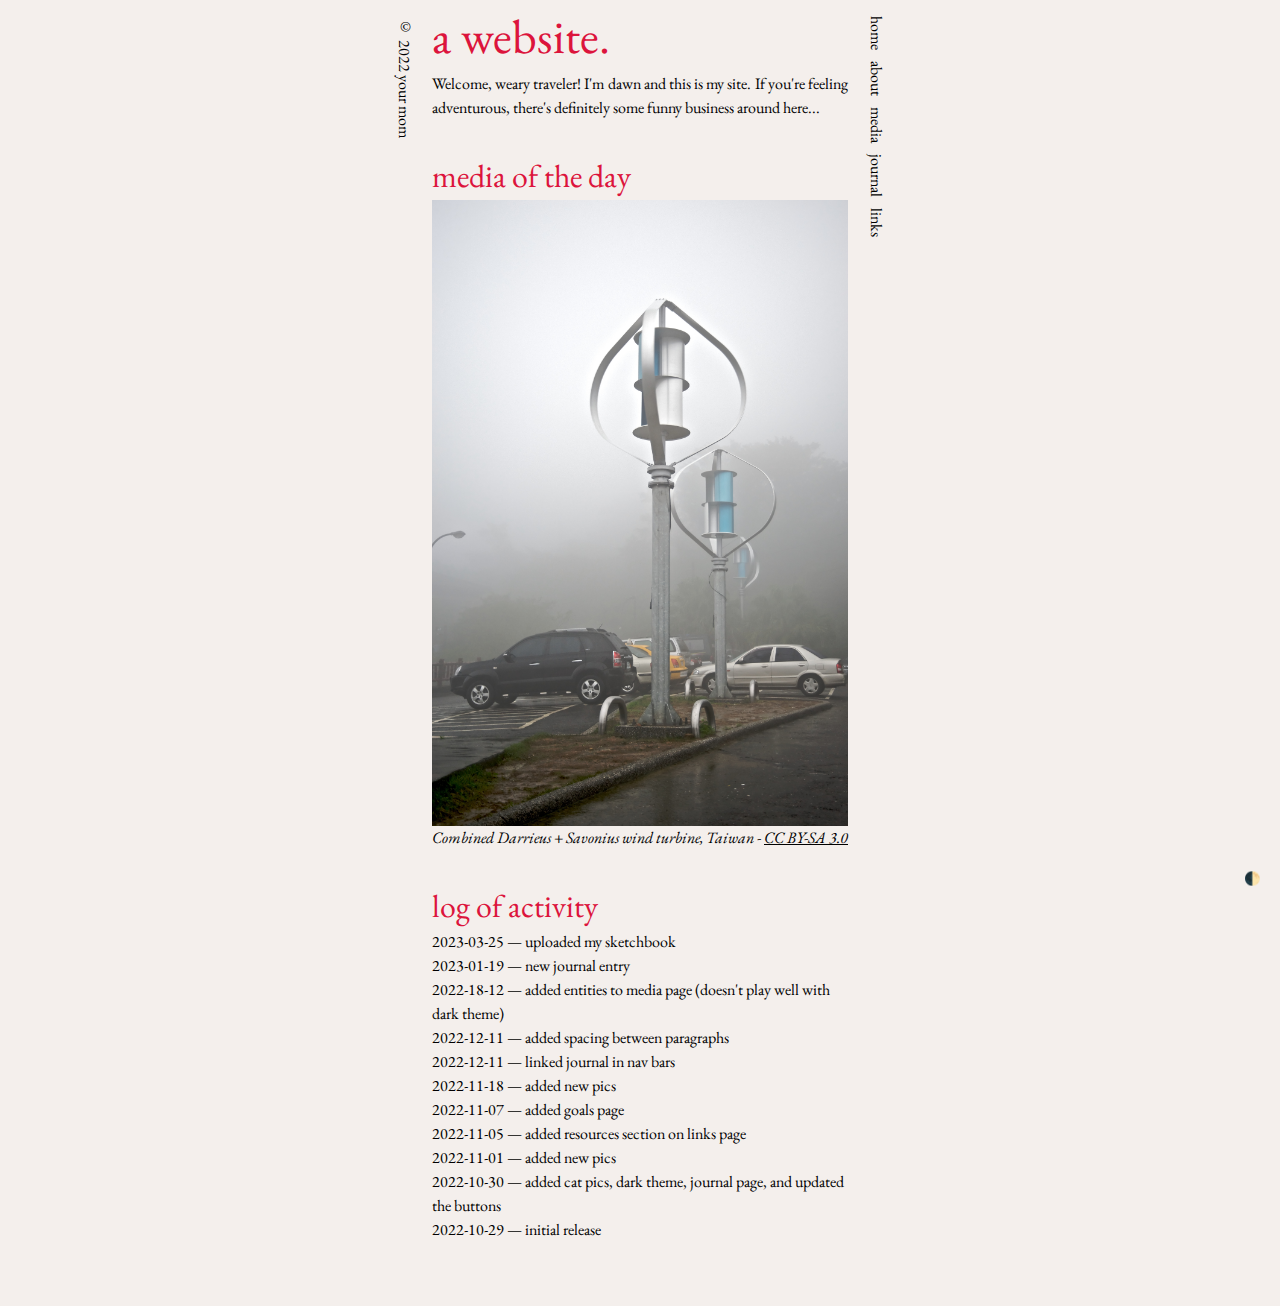
<file: index.html>
<!DOCTYPE html>
<html lang="en">
    <head>
        <meta charset="UTF-8">
        <meta http-equiv="X-UA-Compatible" content="IE=edge">
        <meta name="viewport" content="width=device-width, initial-scale=1.0">
        
        <title>dawn</title>
        
        <link rel="stylesheet" type="text/css" href="reset.css">
        <link rel="stylesheet" type="text/css" href="theme.css">
        <link rel="stylesheet" href="https://games-of.neocities.org/onionring.css">
    </head>
    <body>
        <button class="theme-toggle">
            🌓
        </button>
        <script src="theme.js" async></script>

        <header>
            <nav>
                <ul>
                    <li><a href='index.html'>home</a></li>
                    <li><a href='about.html'>about</a></li>
                    <li><a href='media.html'>media</a></li>
                    <li><a href='journal.html'>journal</a></li>
                    <li><a href='links.html'>links</a></li>
                </ul>
            </nav>
        </header>

        <main>
            <h1>a website.</h1>

            <p>
                Welcome, weary traveler! I'm dawn and this is my site. If you're feeling adventurous, there's definitely some funny business around here...
            </p>

            <section>
                <h2>media of the day</h2>

                <figure>
                    <img src="motd/2023-04-14.jpg">
                    <figcaption>Combined Darrieus + Savonius wind turbine, Taiwan - <a href="https://creativecommons.org/licenses/by-sa/3.0/deed.en">CC BY-SA 3.0</a></figcaption>
                </figure>
            </section>

            <!-- <section>
                <h2>webrings</h2>
                <div id='dev-ring'>
                    <script type="text/javascript" src="https://games-of.neocities.org/onionring-variables.js"></script>
                    <script type="text/javascript" src="https://games-of.neocities.org/onionring-widget.js"></script>
                </div>
            </section> -->

            <section>
                <h2>log of activity</h2>
                <ul style="list-style-type: none;">
                    <li>2023-03-25 &mdash; uploaded my sketchbook</li>
                    <li>2023-01-19 &mdash; new journal entry</li>
                    <li>2022-18-12 &mdash; added entities to media page (doesn't play well with dark theme)</li>
                    <li>2022-12-11 &mdash; added spacing between paragraphs</li>
                    <li>2022-12-11 &mdash; linked journal in nav bars</li>
                    <li>2022-11-18 &mdash; added new pics</li>
                    <li>2022-11-07 &mdash; added goals page</li>
                    <li>2022-11-05 &mdash; added resources section on links page</li>
                    <li>2022-11-01 &mdash; added new pics</li>
                    <li>2022-10-30 &mdash; added cat pics, dark theme, journal page, and updated the buttons</li>
                    <li>2022-10-29 &mdash; initial release</li>
                </ul>
            </section>
        </main>

        <footer>
            &copy; 2022 your mom
        </footer>
    </body>
</html>
</file>
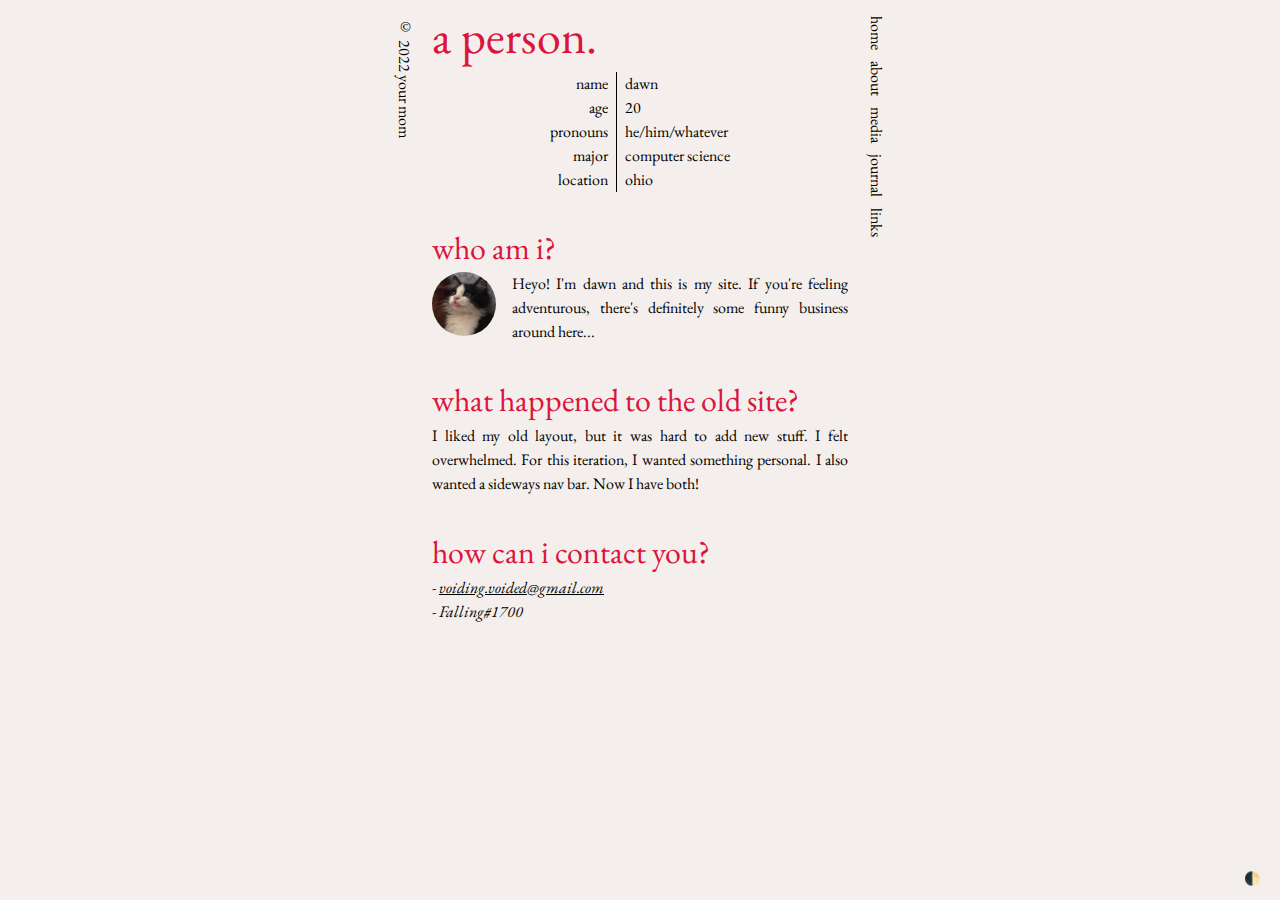
<file: about.html>
<!DOCTYPE html>
<html lang="en">
    <head>
        <meta charset="UTF-8">
        <meta http-equiv="X-UA-Compatible" content="IE=edge">
        <meta name="viewport" content="width=device-width, initial-scale=1.0">
        
        <title>about</title>
        
        <link rel="stylesheet" type="text/css" href="reset.css">
        <link rel="stylesheet" type="text/css" href="theme.css">
    </head>
    <body>
        <button class="theme-toggle">
            🌓
        </button>
        <script src="theme.js" async></script>

        <header>
            <nav>
                <ul>
                    <li><a href='index.html'>home</a></li>
                    <li><a href='about.html'>about</a></li>
                    <li><a href='media.html'>media</a></li>
                    <li><a href='journal.html'>journal</a></li>
                    <li><a href='links.html'>links</a></li>
                </ul>
            </nav>
        </header>

        <main>
            <h1>a person.</h1>

            <style>
                table {
                    /* border: 1px solid black; */
                    margin: 0 auto;
                }
                table td {
                    /* border: 1px solid black; */
                    padding: 0 1ch;
                }
                table td {
                    border-left: 1px solid var(--fg);
                    text-align: left;
                }
                table td:first-child {
                    border-left: none;
                    text-align: right;
                }
            </style>
            <table>
                <tr>
                    <td>name</td>
                    <td>dawn</td>
                </tr>
                <tr>
                    <td>age</td>
                    <td>20</td>
                </tr>
                <tr>
                    <td>pronouns</td>
                    <td>he/him/whatever</td>
                </tr>
                <tr>
                    <td>major</td>
                    <td>computer science</td>
                </tr>
                <tr>
                    <td>location</td>
                    <td>ohio</td>
                </tr>
            </table>

            <section>
                <h2>who am i?</h2>
                <img src="about_pfp.jpg" style="width: 50%; max-width: 64px; border-radius: 50%; float: left; margin-right: 1em;">
                <p>
                    Heyo! I'm dawn and this is my site. If you're feeling adventurous, there's definitely some funny business around here...
                </p>
            </section>
            
            <section style="clear: both;">
                <h2>what happened to the old site?</h2>
                <p>
                    I liked my old layout, but it was hard to add new stuff. I felt overwhelmed. For this iteration, I wanted something personal. I also wanted a sideways nav bar. Now I have both!
                </p>
            </section>

            <section>
                <h2>how can i contact you?</h2>

                <address>
                    <ul>
                        <li><a href="mailto:voiding.voided@gmail.com">voiding.voided@gmail.com</a></li>
                        <li>Falling#1700</li>
                    </ul>
                </address>
            </section>
        </main>

        <footer>
            &copy; 2022 your mom
        </footer>
    </body>
</html>
</file>
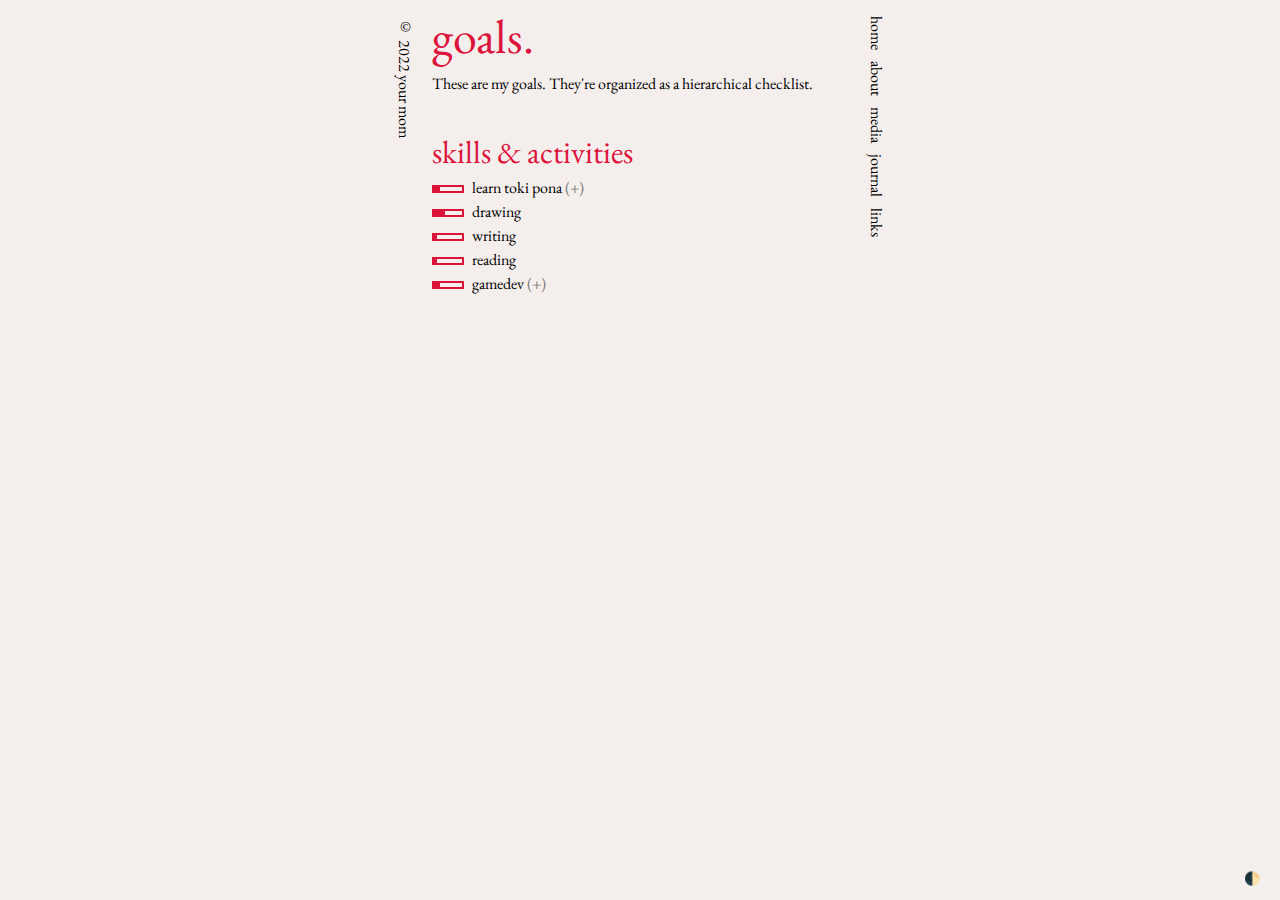
<file: goals.html>
<!DOCTYPE html>
<html lang="en">
    <head>
        <meta charset="UTF-8">
        <meta http-equiv="X-UA-Compatible" content="IE=edge">
        <meta name="viewport" content="width=device-width, initial-scale=1.0">

        <title>goals</title>

        <link rel="stylesheet" type="text/css" href="reset.css">
        <link rel="stylesheet" type="text/css" href="theme.css">
    </head>
    <body>
        <button class="theme-toggle">
            🌓
        </button>
        <script src="theme.js" async></script>

        <header>
            <nav>
                <ul>
                    <li><a href='index.html'>home</a></li>
                    <li><a href='about.html'>about</a></li>
                    <li><a href='media.html'>media</a></li>
                    <li><a href='journal.html'>journal</a></li>
                    <li><a href='links.html'>links</a></li>
                </ul>
            </nav>
        </header>

        <main>
            <h1>goals.</h1>

            <p>
                These are my goals. They're organized as a hierarchical checklist.
            </p>

            <style>
                ol ol {
                    padding-left: 2ch;
                    border-left: 1px solid var(--accent);
                }

                progress {
                    width: 2em;
                    height: 0.5em;
                    margin-right: 0.5em;

                    -webkit-appearance: none;
                    appearance: none;

                    background-color: transparent;
                    border: 1px solid var(--accent);
                }
                progress::-webkit-progress-bar {
                    background-color: transparent;
                    border: 1px solid var(--accent);
                }
                progress::-webkit-progress-value {
                    background-color: var(--accent);
                }
                progress::-moz-progress-bar {
                    background-color: var(--accent);
                }

                summary {
                    list-style: none;
                }
                summary div::after {
                    content: " (+)";
                    opacity: 0.5;
                }
                details[open] > summary div::after {
                    content: " (-)";
                }

                li, summary {
                    display: flex;
                    flex-flow: row nowrap;
                    align-items: baseline;
                }
            </style>

            <section>
                <h2>skills & activities</h2>

                <ol>
                    <li>
                        <details>
                            <summary>
                                <progress value="0.2"></progress>
                                <div>learn toki pona</div>
                            </summary>
                            <ol>
                                <li><progress value="0.9"></progress>vocab</li>
                                <li><progress value="0.8"></progress>script (sitelen pona)</li>
                                <li><progress value="0.6"></progress>grammar</li>
                                <li>
                                    <details>
                                        <summary>
                                            <progress value="0.1"></progress>
                                            <div>fluency</div>
                                        </summary>
                                        <ol>
                                            <li><progress value="0.2"></progress>reading</li>
                                            <li><progress value="0.0"></progress>writing</li>
                                            <li><progress value="0.1"></progress>listening</li>
                                            <li><progress value="0.1"></progress>speaking</li>
                                        </ol>
                                    </details>
                                </li>
                            </ol>
                        </details>
                    </li>
                    <li><progress value="0.4"></progress>drawing</li>
                    <li><progress value="0.1"></progress>writing</li>
                    <li><progress value="0.1"></progress>reading</li>
                    <li>
                        <details>
                            <summary>
                                <progress value="0.2"></progress>
                                <div>gamedev</div>
                            </summary>
                            <ol>
                                <li>
                                    <details>
                                        <summary>
                                            <progress value="0.3"></progress>
                                            <div>actually finish a game</div>
                                        </summary>
                                        <ol>
                                            <li><progress value="0.5"></progress>concept</li>
                                            <li><progress value="0.3"></progress>gameloop</li>
                                            <li><progress value="0.4"></progress>mechanics</li>
                                            <li><progress value="0.2"></progress>fun</li>
                                            <li><progress value="0.0"></progress>polish</li>
                                            <li>
                                                <details>
                                                    <summary><div>very top secret screenshots do not open</div></summary>
                                                    <img src="goals_gamedev_teaser_1.png">
                                                    <img src="goals_gamedev_teaser_2.png">
                                                    <img src="goals_gamedev_teaser_3.png">
                                                </details>
                                            </li>
                                        </ol>
                                    </details>
                                </li>
                                <li><progress value="0.0"></progress>do a game jam</li>
                            </ol>
                        </details>
                    </li>
                </ol>
            </section>

            <!-- <section>
                <h2>existence</h2>

                <ol>
                    
                    <li><progress value="0.25"></progress>happiness</li>
                    <li>
                        <details>
                            <summary>
                                <progress value="0.0"></progress>
                                <div>freedom</div>
                            </summary>
                            <ol>
                                <li><progress value="0.1"></progress>complete financial independence</li>
                                <li><progress value="0.2"></progress>time</li>
                                <li><progress value="0.0"></progress>food</li>
                                <li><progress value="0.0"></progress>water</li>
                                <li><progress value="0.0"></progress>shelter</li>
                                <li><progress value="0.0"></progress>electricity</li>
                                <li><progress value="0.0"></progress>internet</li>
                            </ol>
                        </details>
                    </li>
                </ol>
            </section> -->
        </main>

        <footer>
            &copy; 2022 your mom
        </footer>
    </body>
</html>
</file>
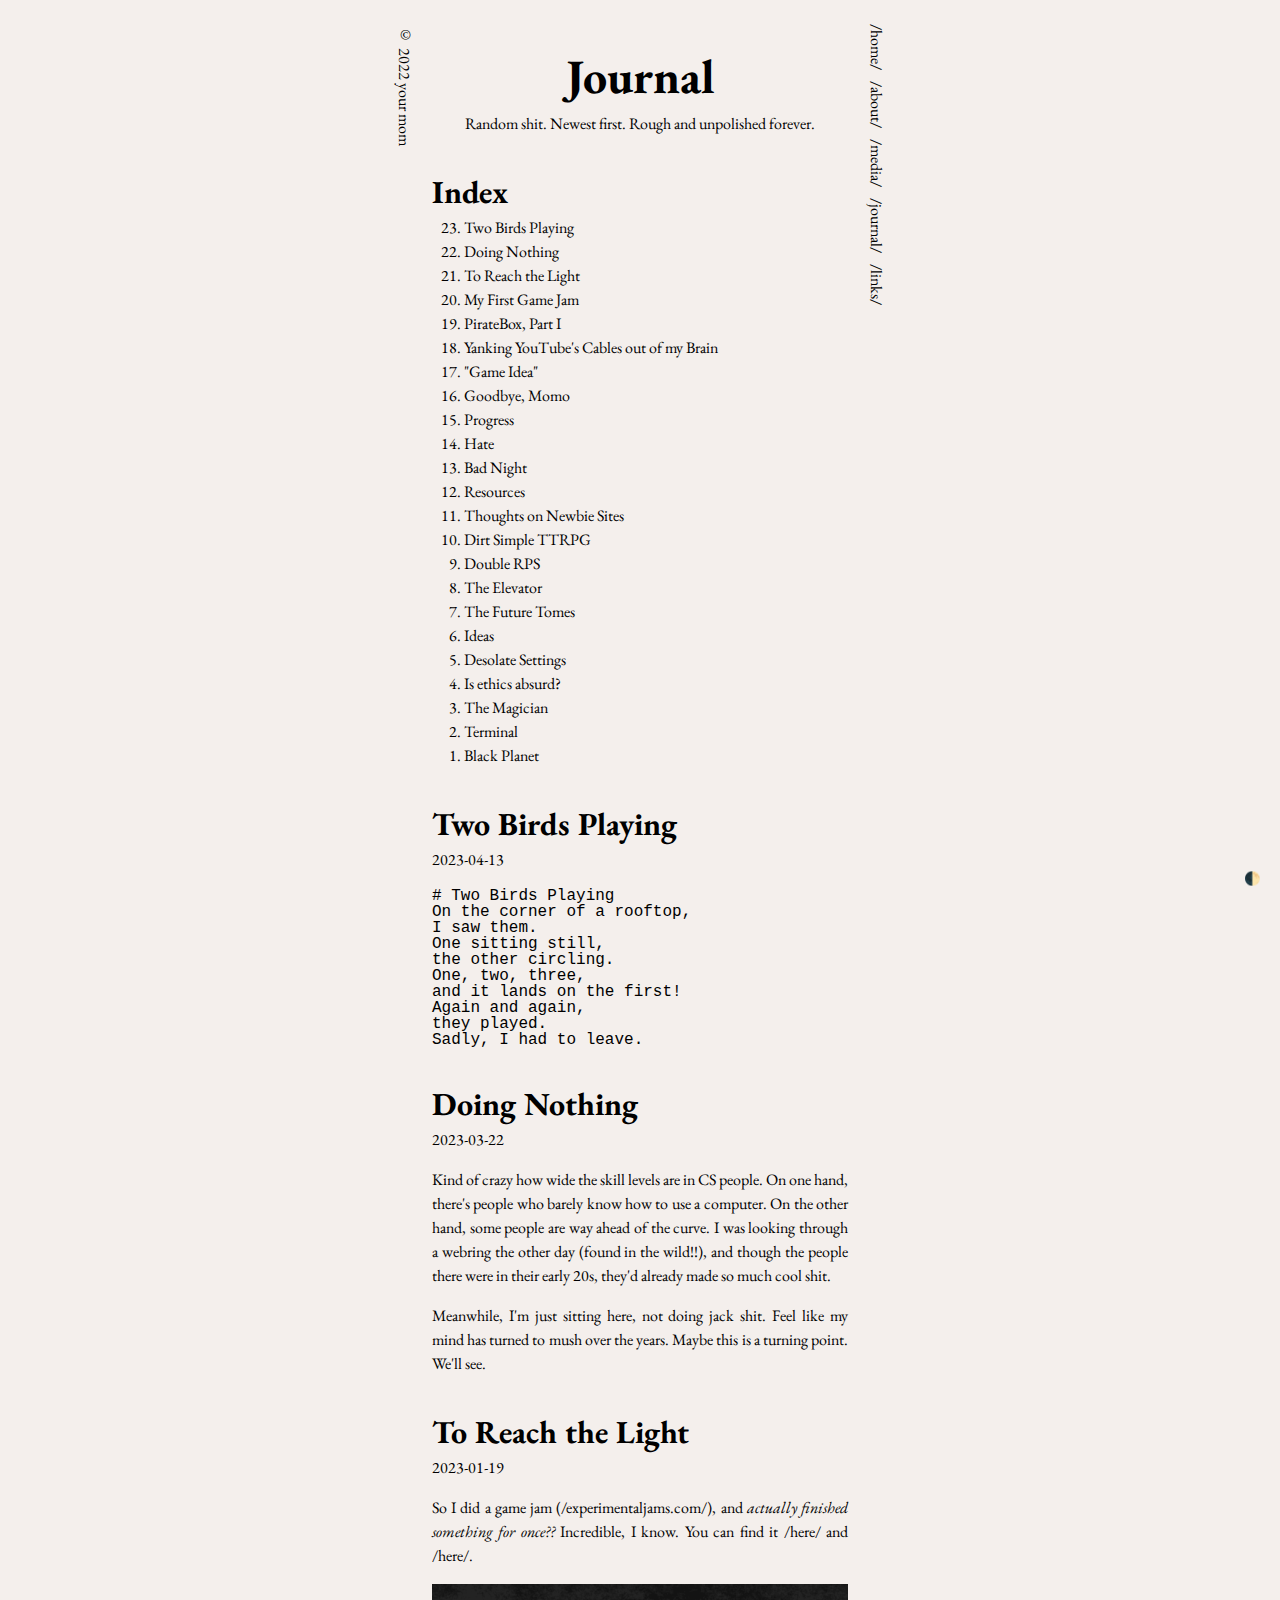
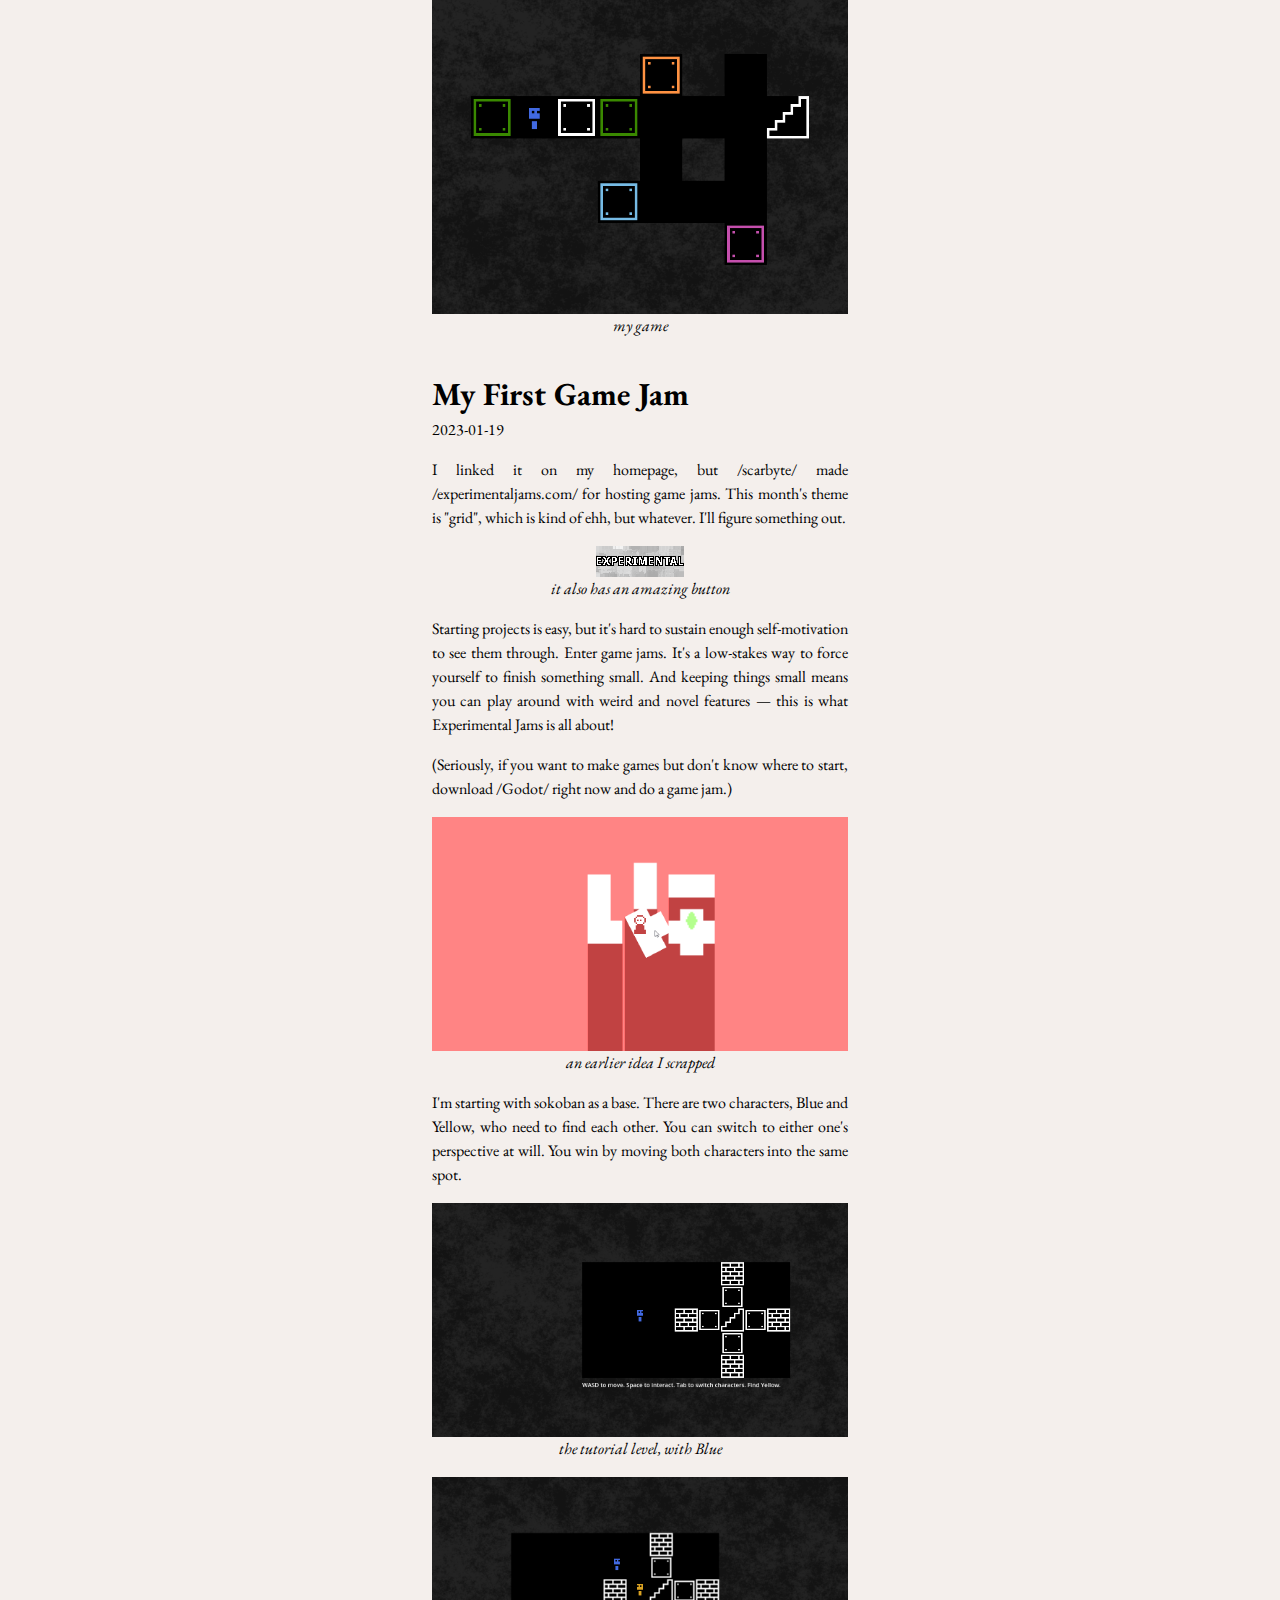
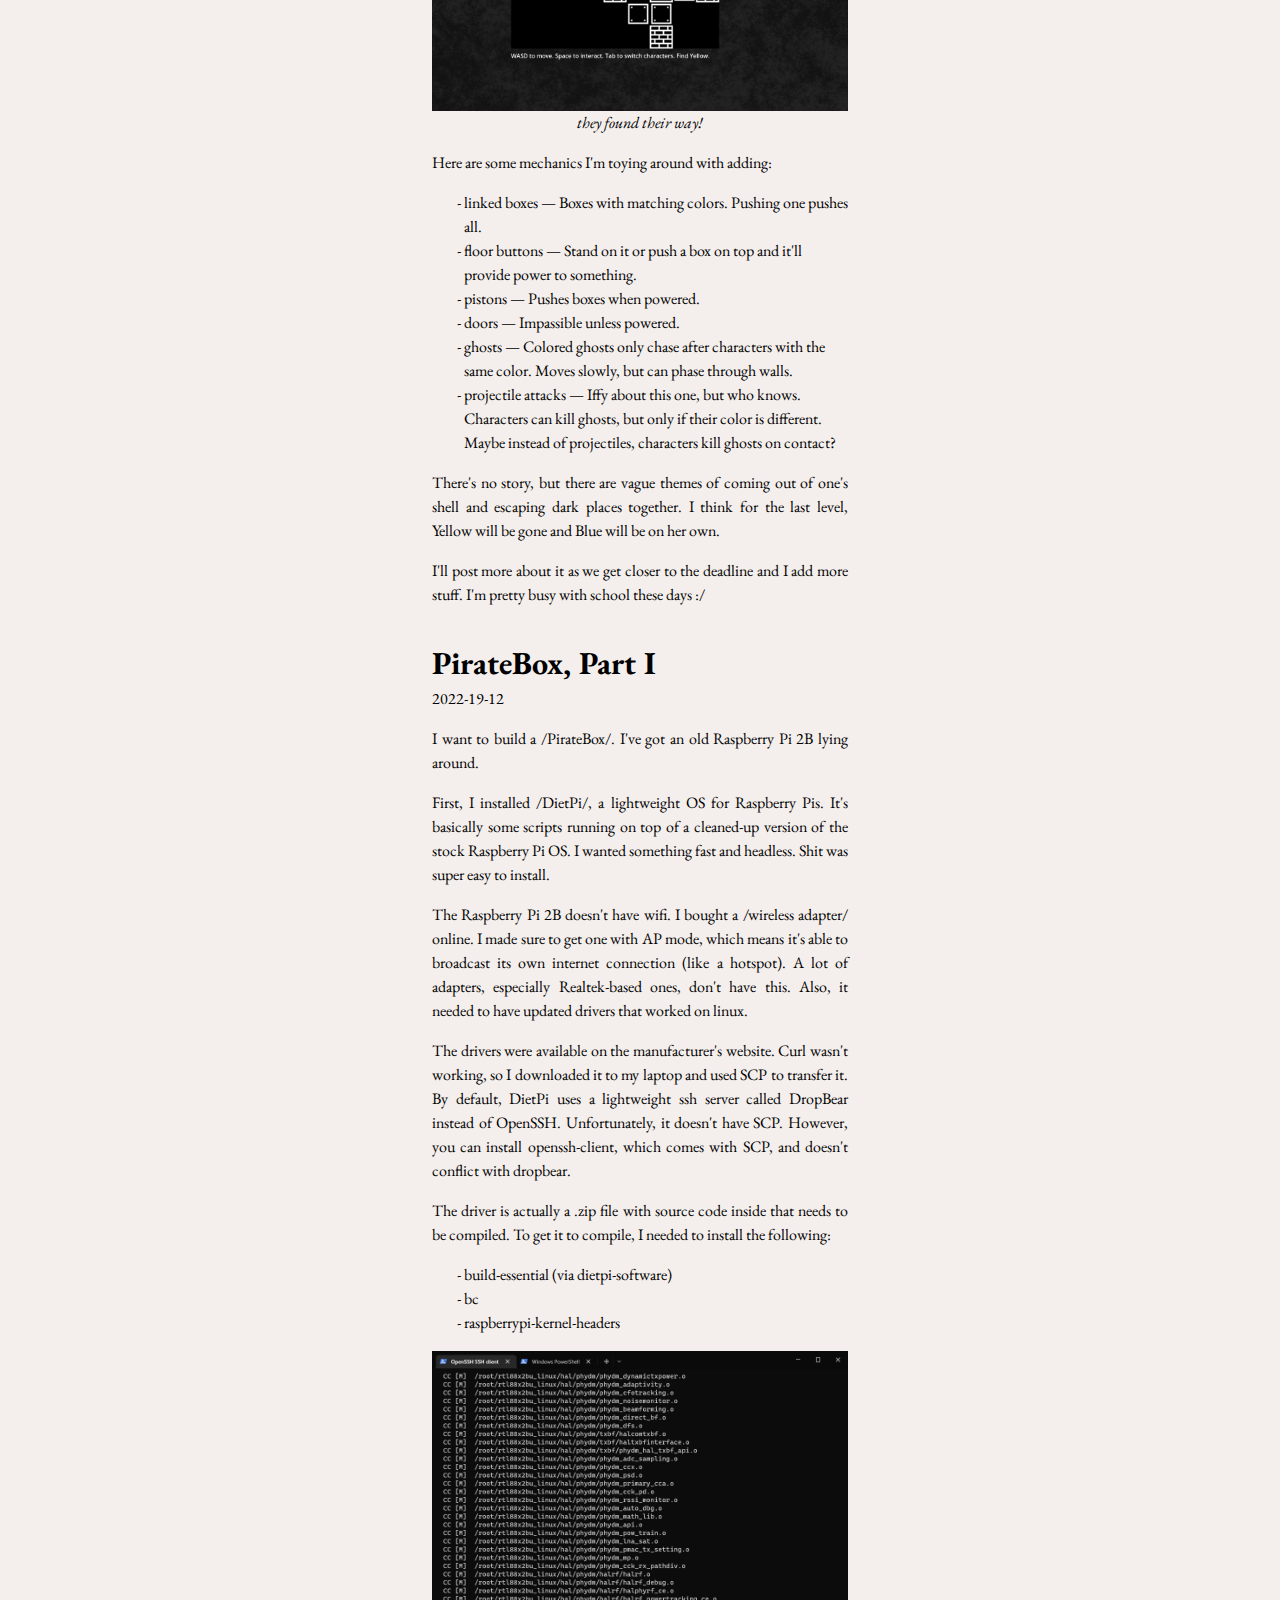
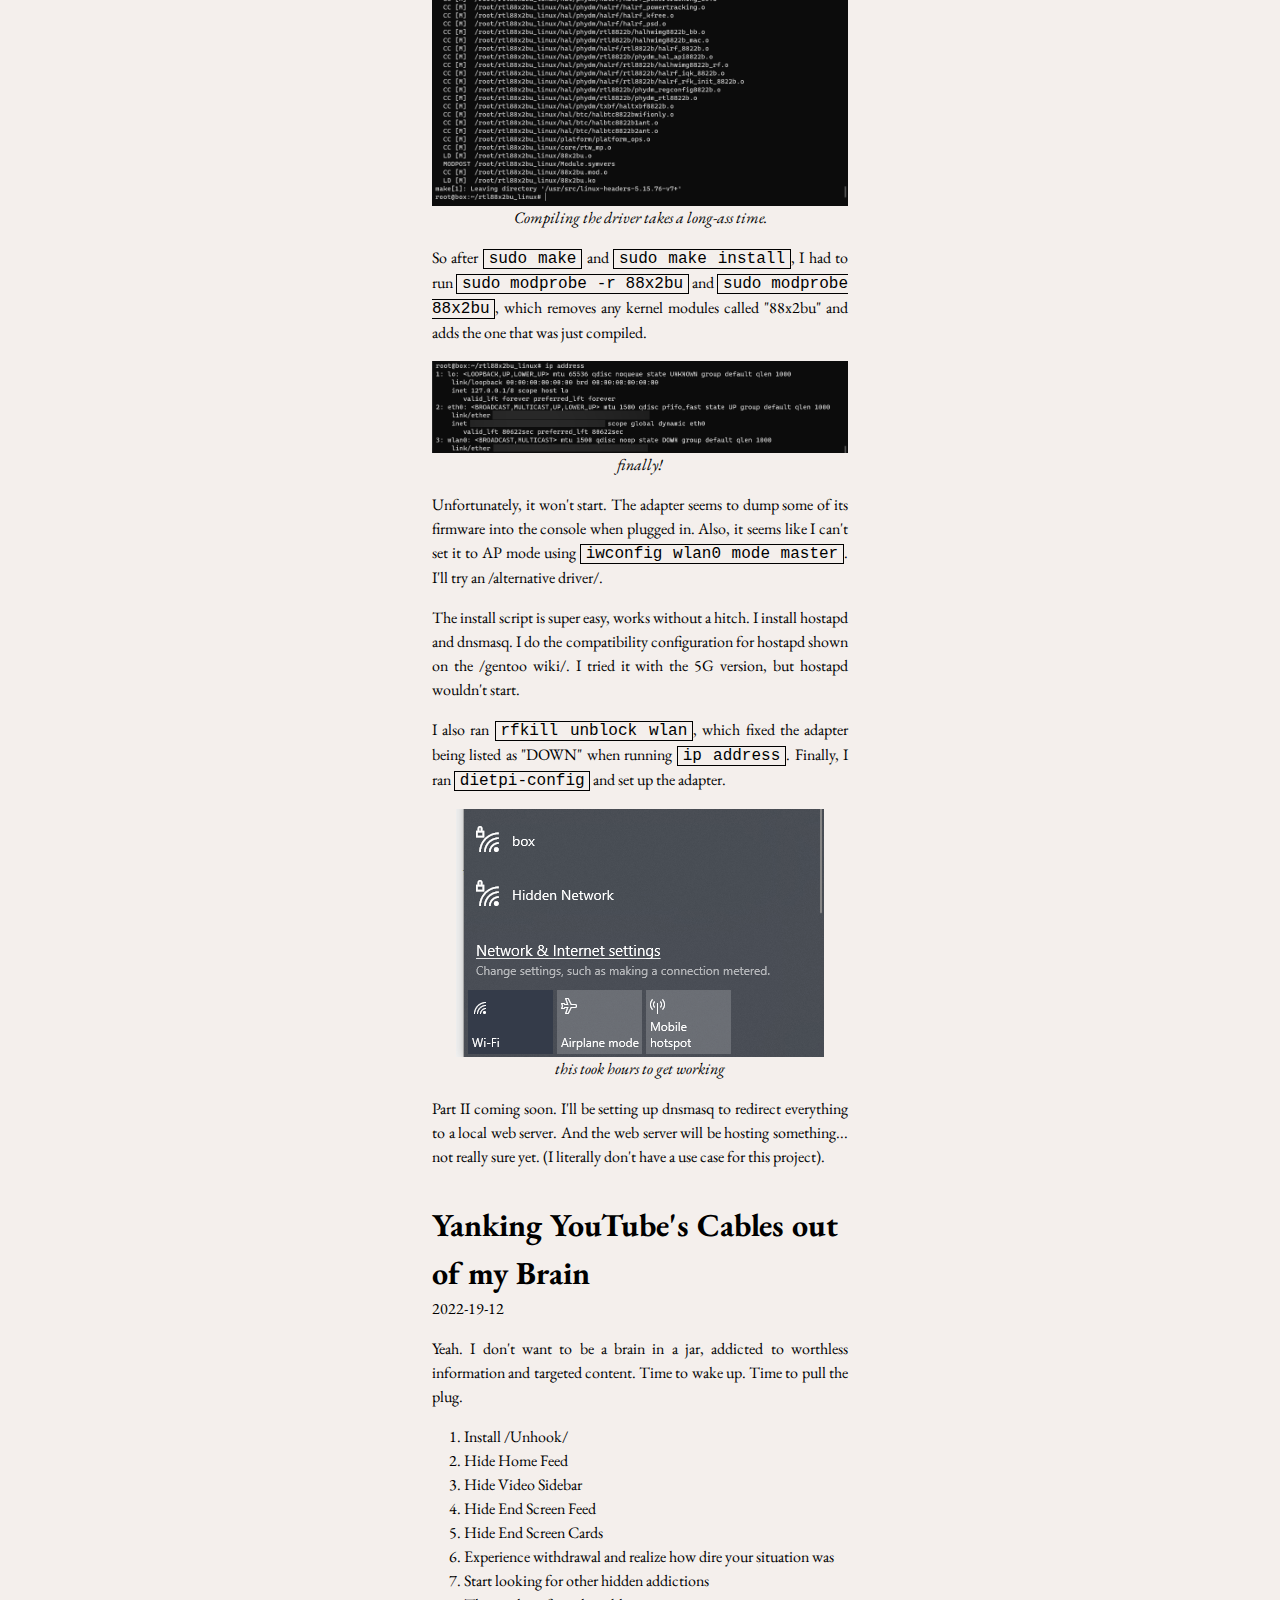
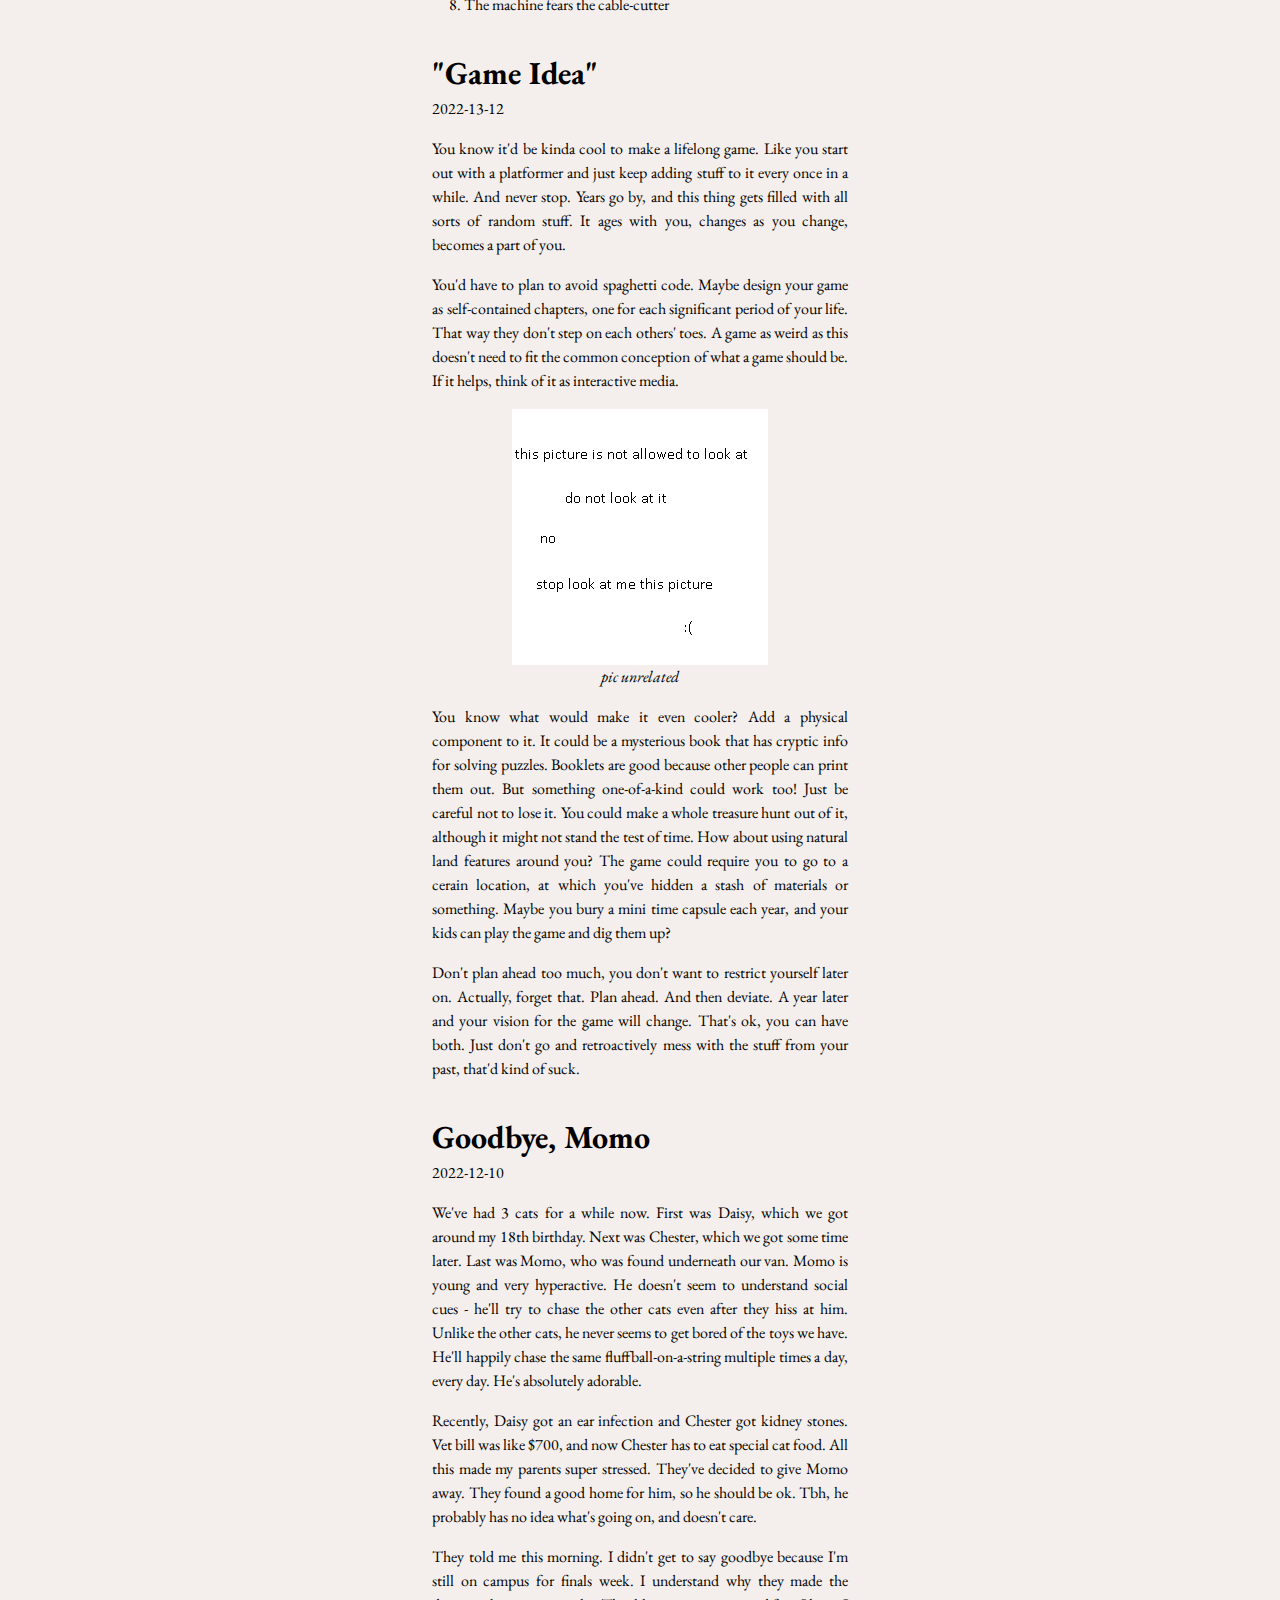
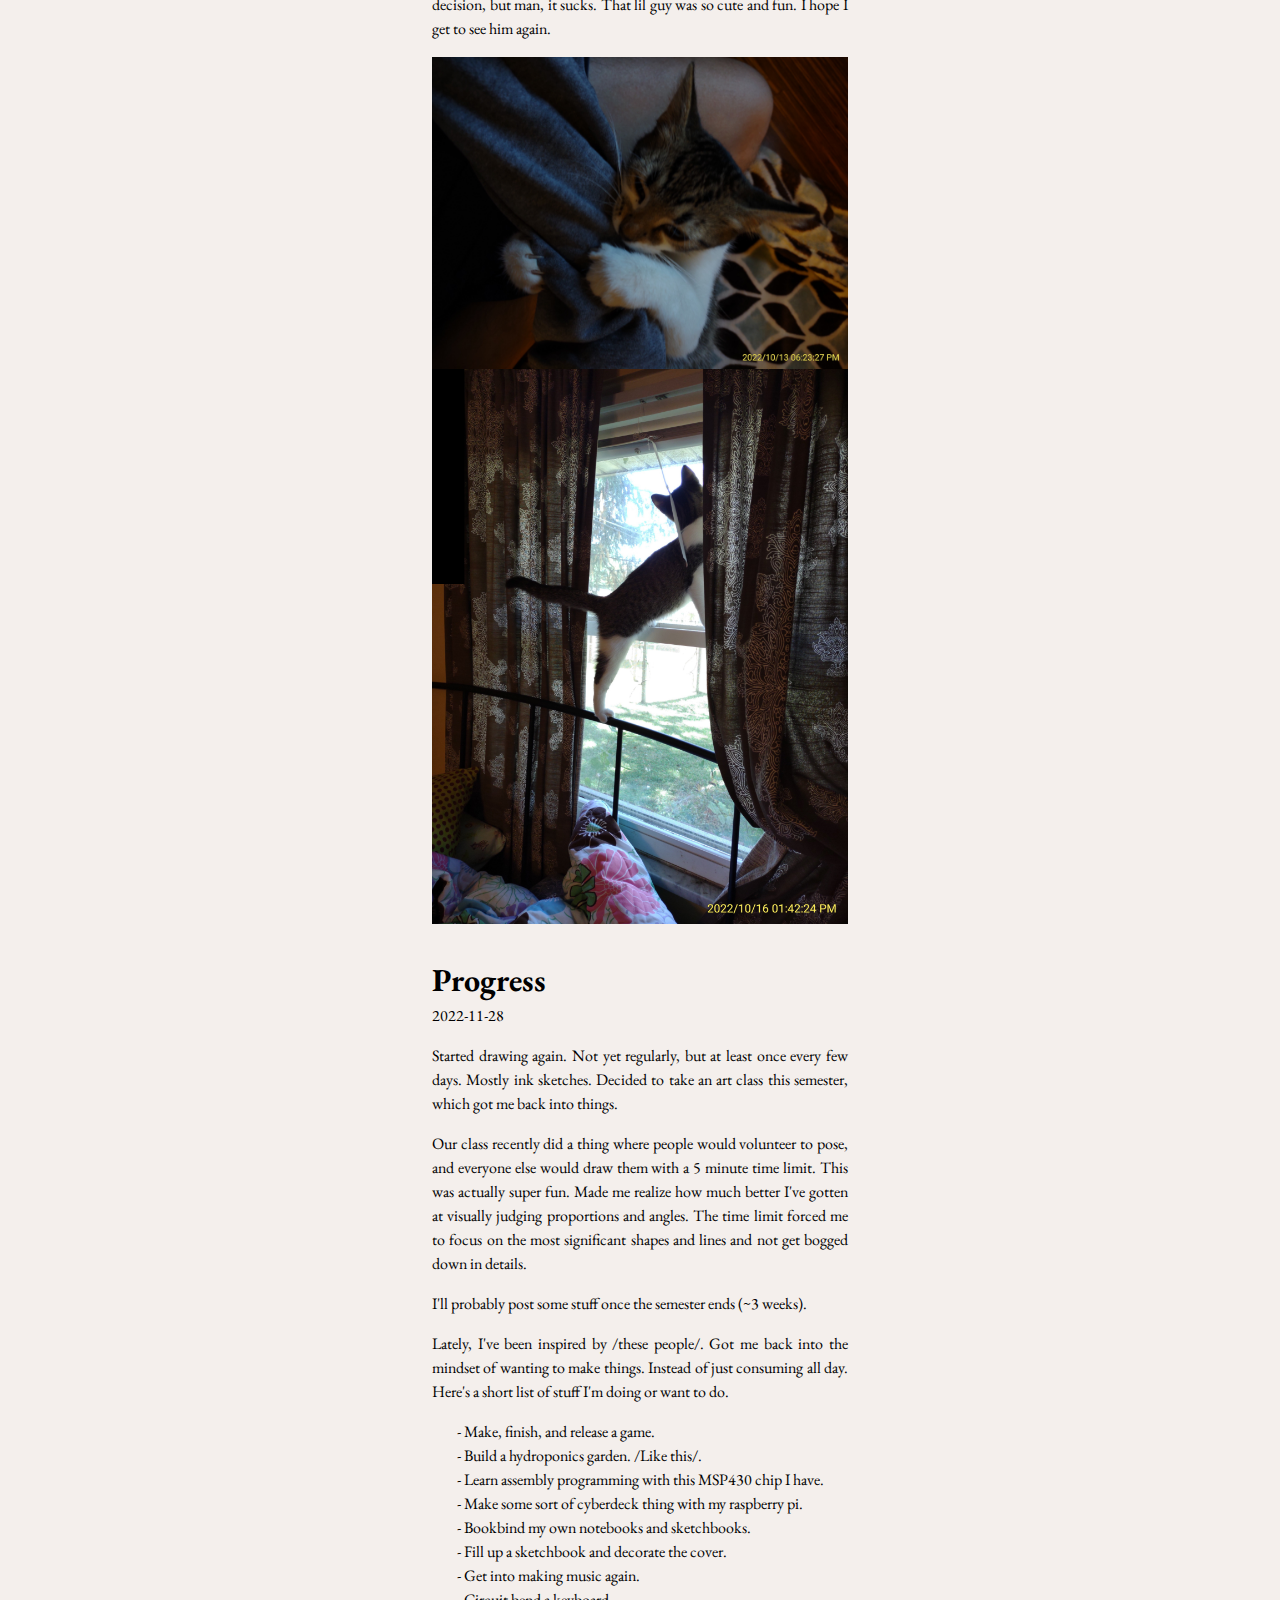
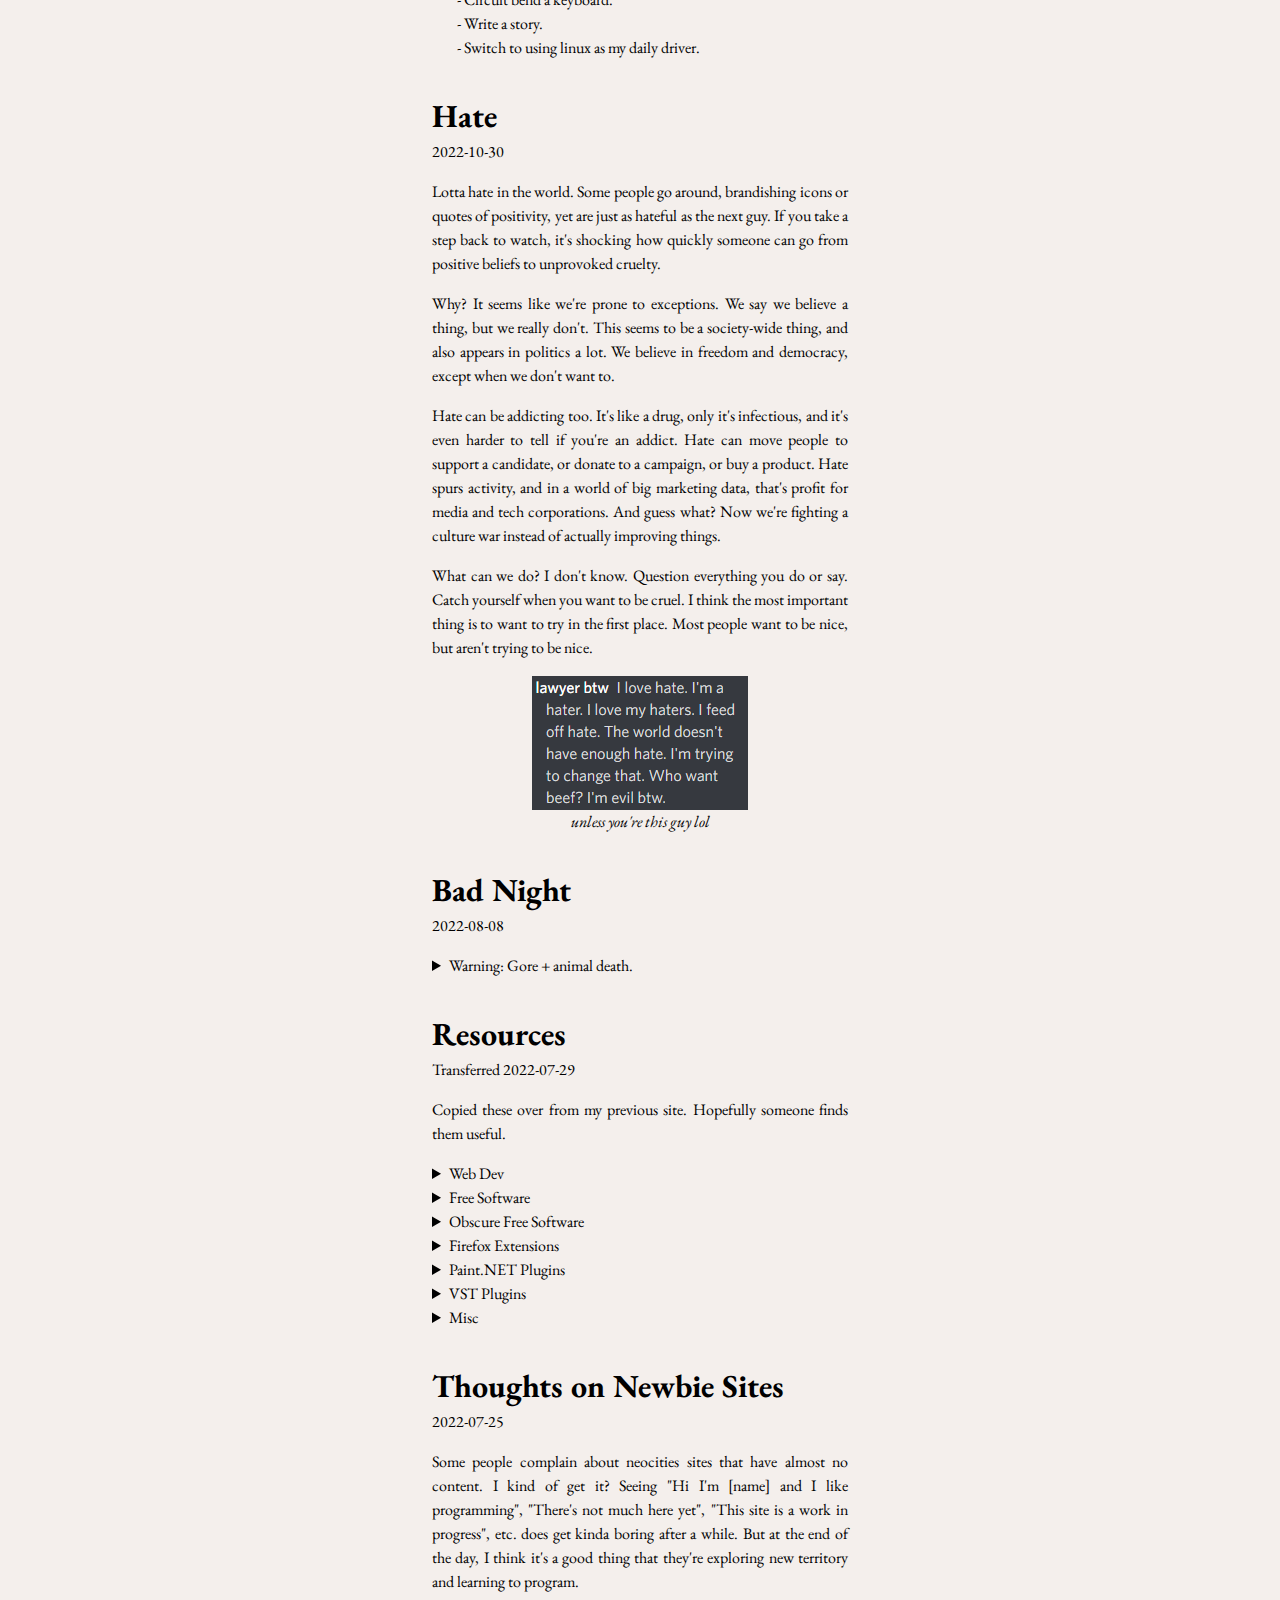
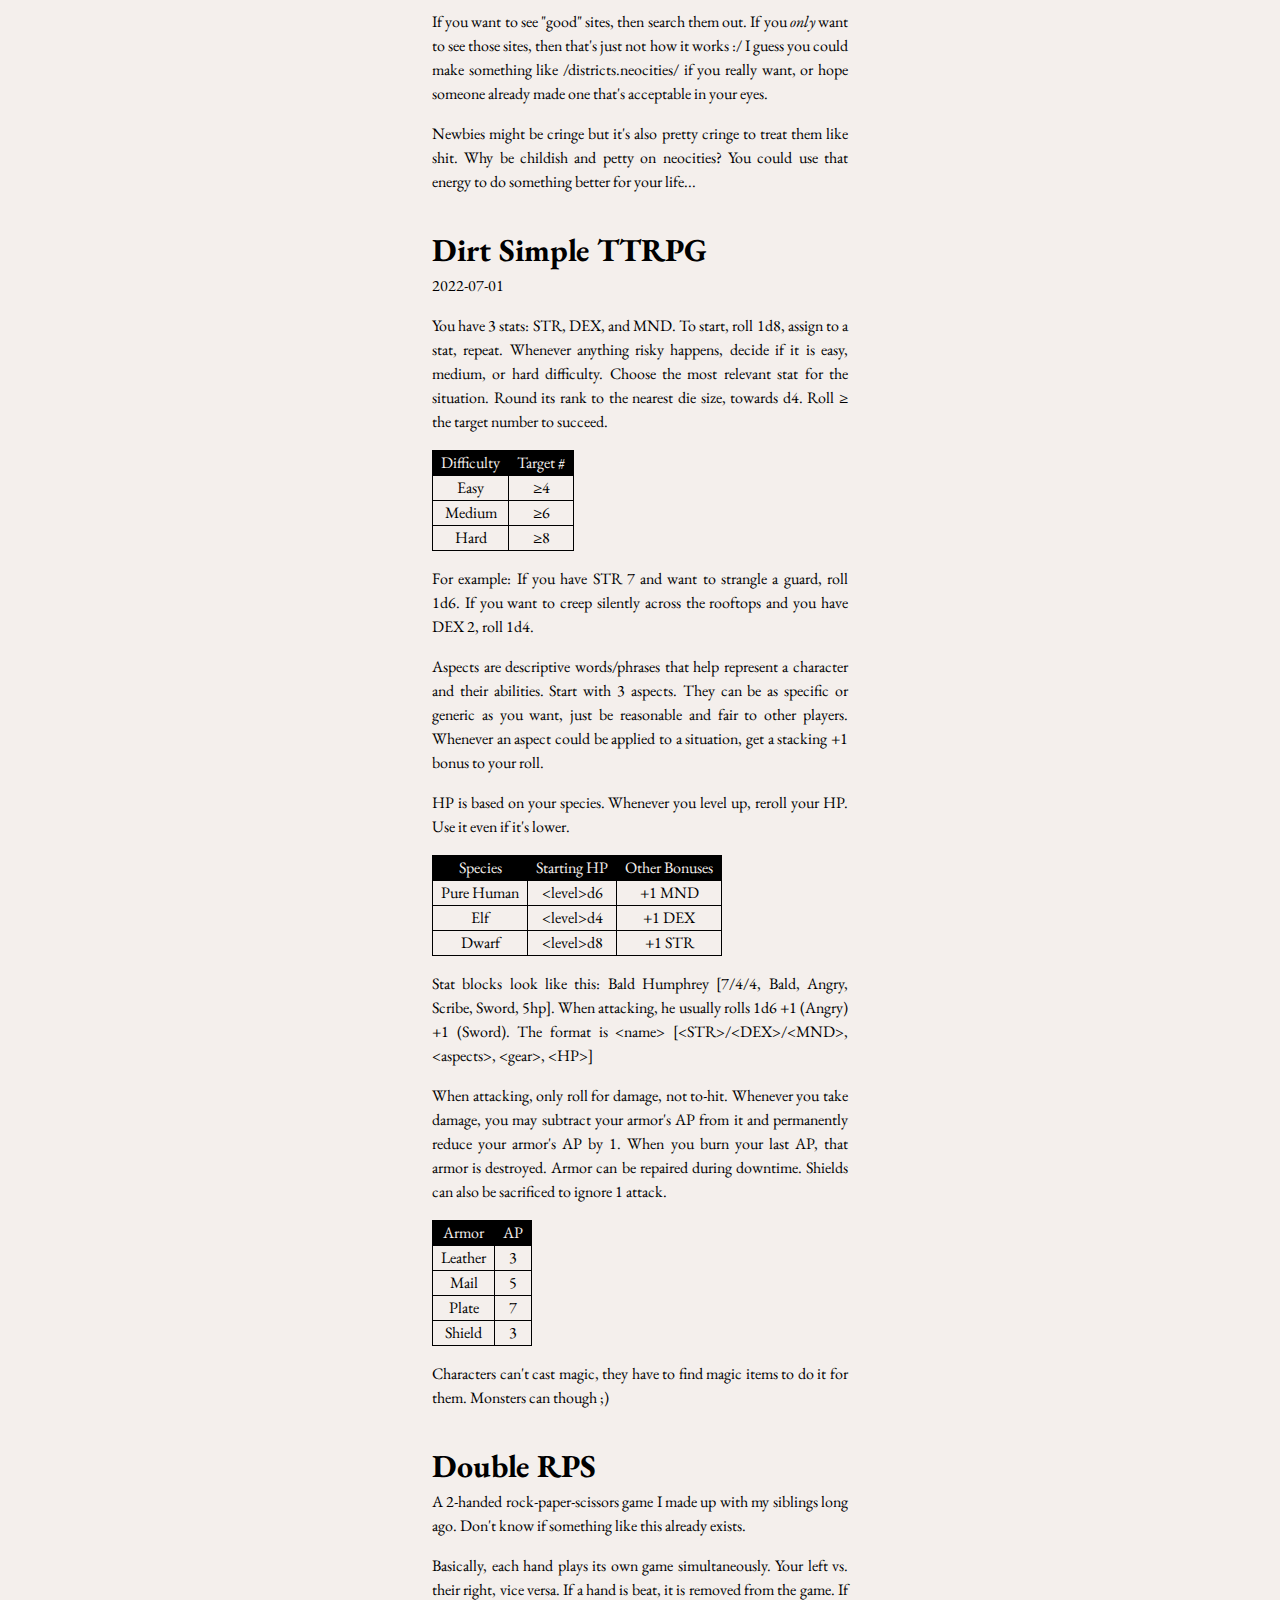
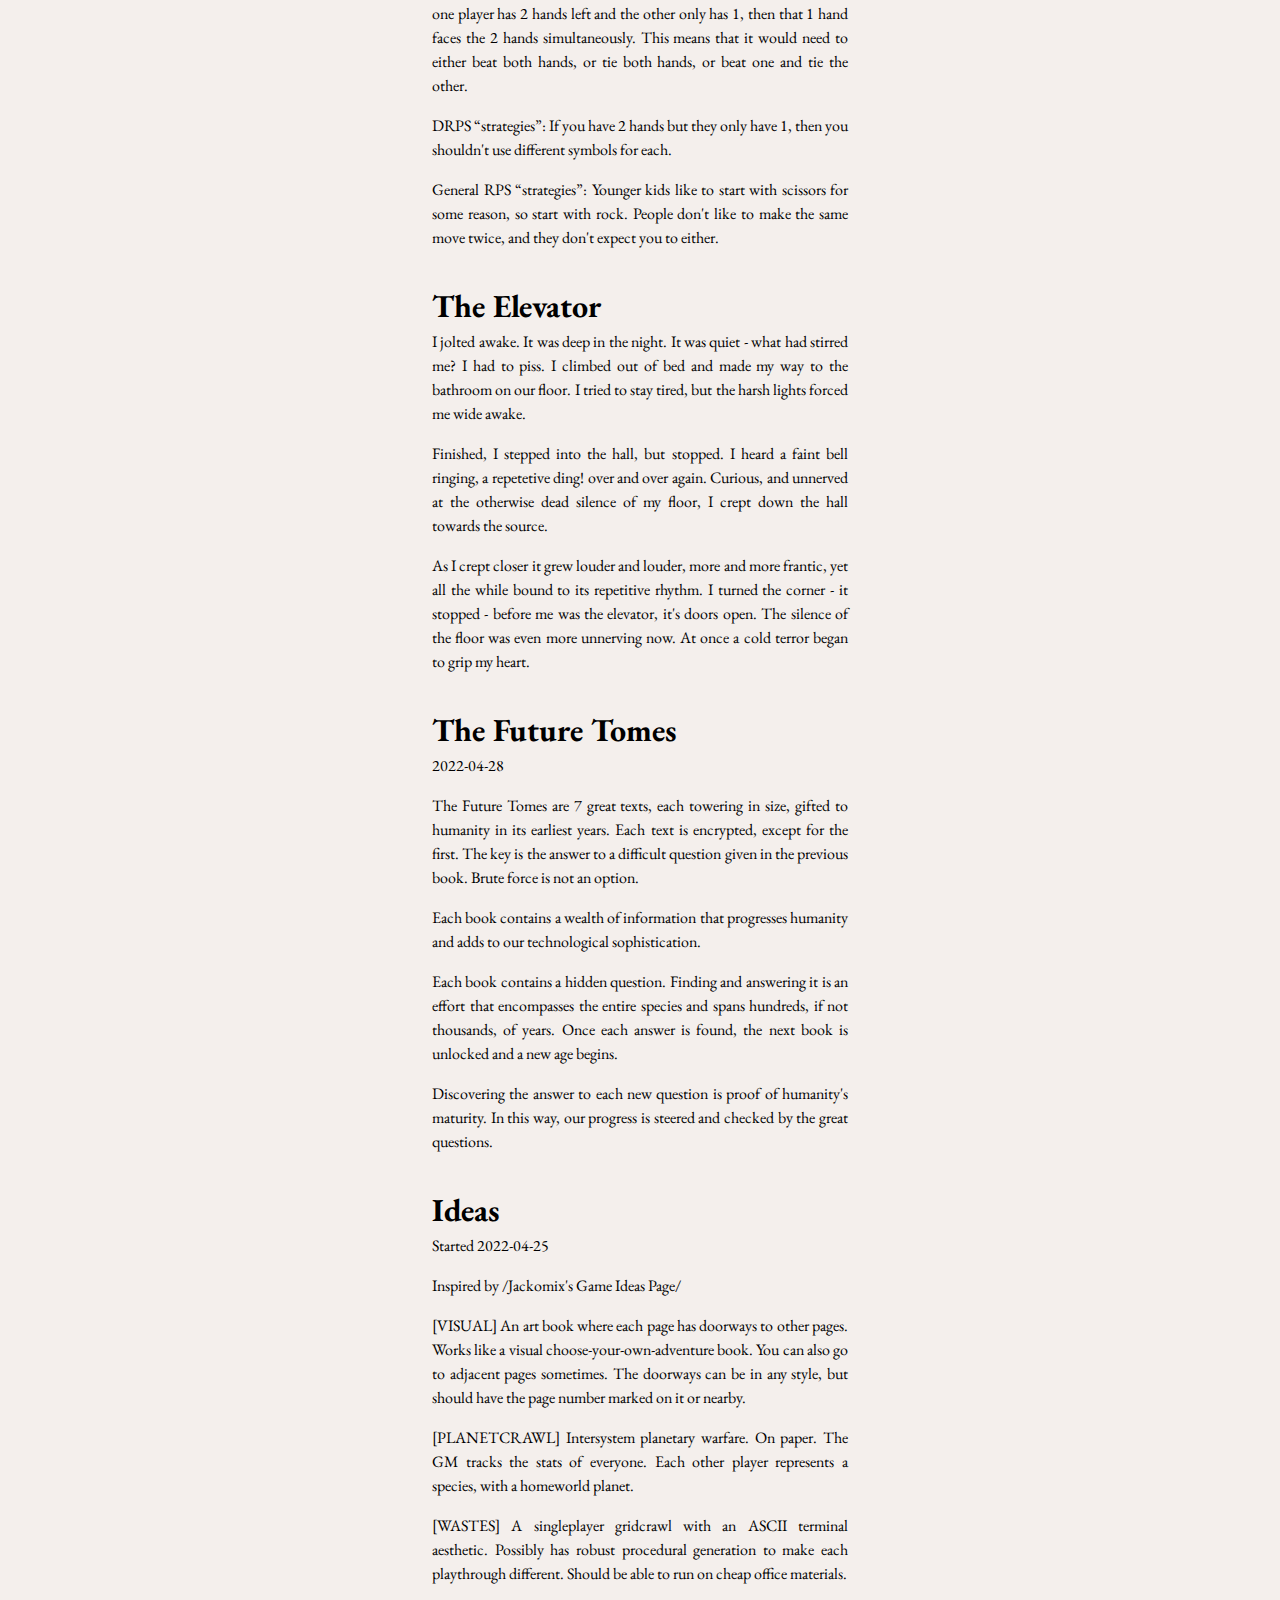
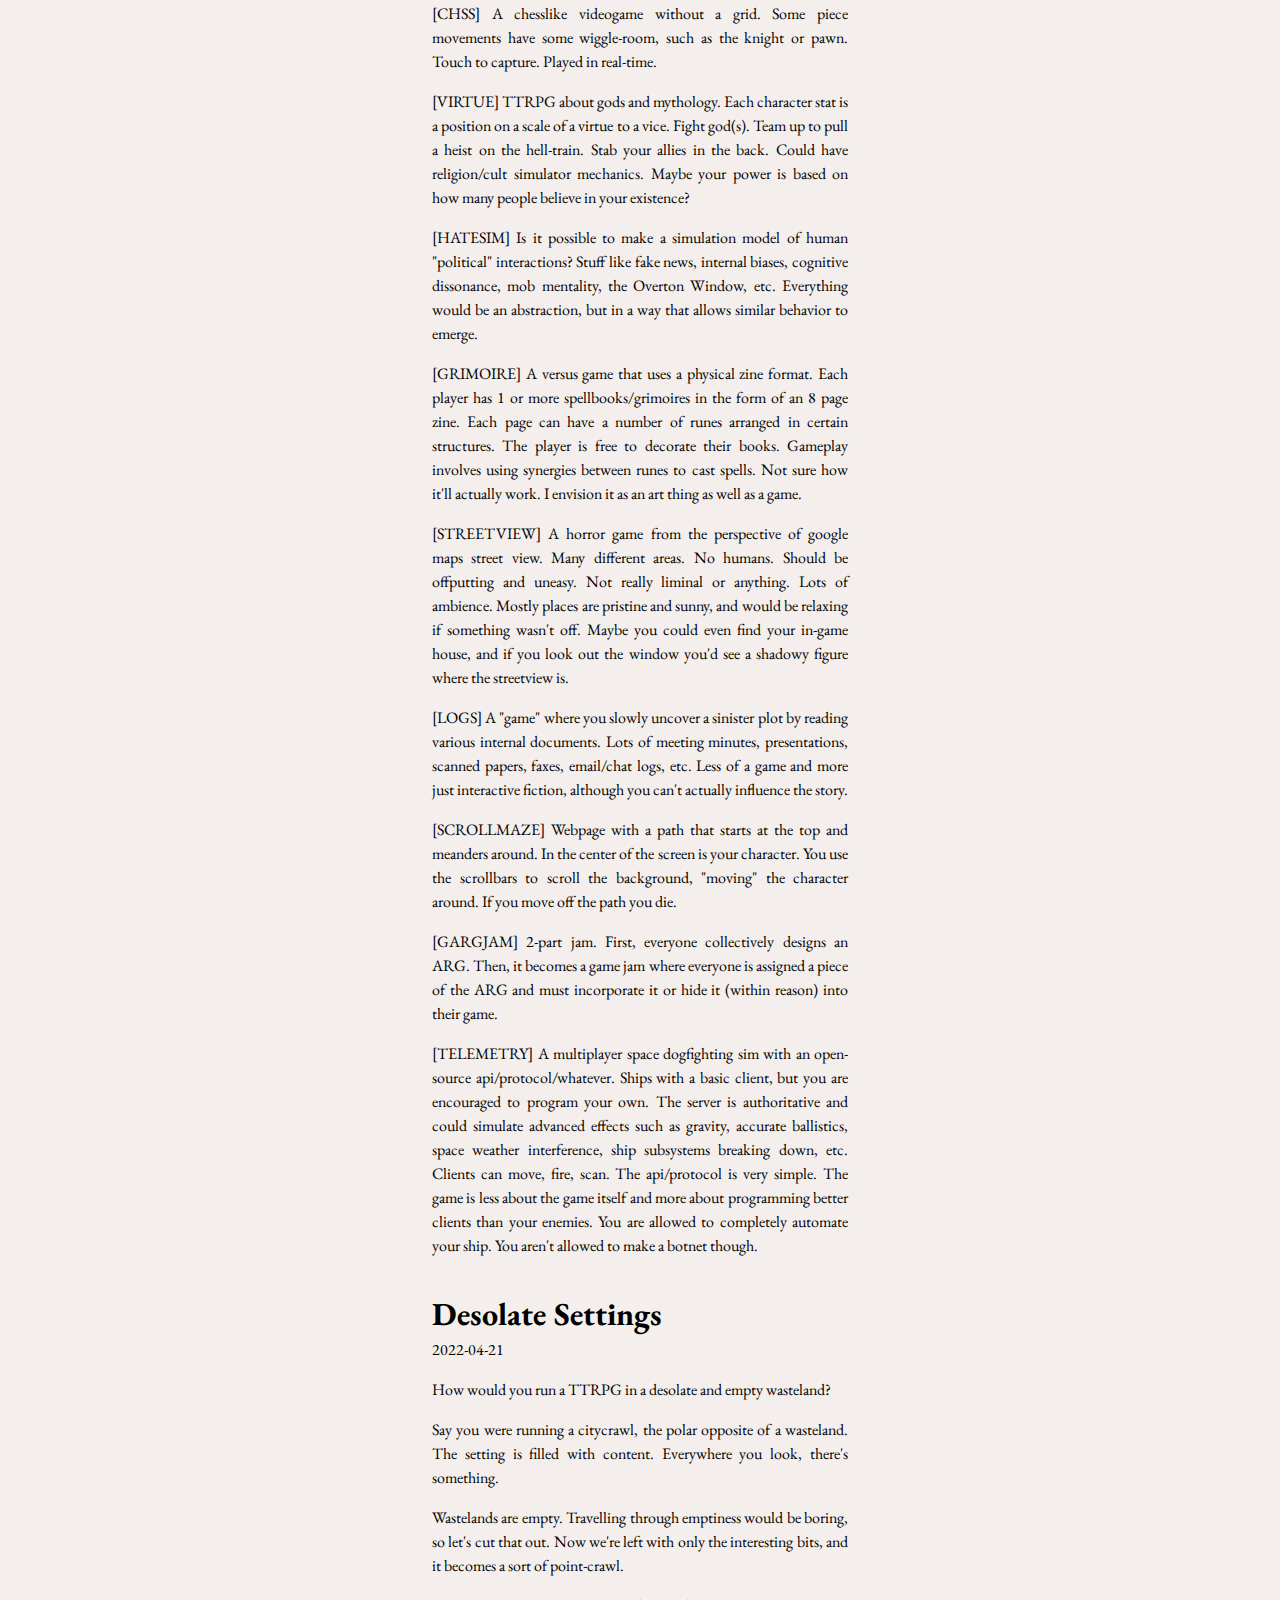
<file: journal.html>
<!DOCTYPE html>
<html lang="en">
    <head>
        <meta charset="UTF-8">
        <meta http-equiv="X-UA-Compatible" content="IE=edge">
        <meta name="viewport" content="width=device-width, initial-scale=1.0">

        <link rel="stylesheet" href="reset.css">
        <link rel="stylesheet" href="theme.css">

        <title>journal</title>

        <style>
            html {
                color: var(--fg);
                background-color: var(--bg);
            }
            html.dark-theme {
                --fg: goldenrod;
                --bg: black;
                --accent: burlywood;
            }
    
            body {
                /* max-width: 80ch; */
                /* margin: 0 auto 50vh auto; */
                padding: 1ch;
            }
    
            html.dark-theme #scanlines {
                background: repeating-linear-gradient(transparent, transparent 2px, white 3px, white 3px);
                background-size: auto 100%;
                background-position: center center;
                background-blend-mode: overlay;
                opacity: 0.2;
    
                position: fixed;
                width: 100%;
                top: 0;
                bottom: 0;
                left: 0;
                right: 0;
                z-index: 9999;
    
                pointer-events: none;
            }
    
            a {
                color: var(--fg);
    
                text-decoration: none;
            }
            a::before {
                content: "/";
            }
            a::after {
                content: "/";
            }
            a:hover {
                color: inherit;
            }
    
            h1, h2, h3, h4, h5, h6 {
                color: inherit;
            }
            h1 {
                font-weight: bold;
                
                margin-top: 2rem;
            }
            h2 {
                font-weight: bold;
                
                margin-top: 2rem;
            }
    
            table {
                border: 1px solid;
    
                margin-bottom: 1rem;
            }
            table th {
                color: var(--bg);
                background-color: var(--fg);
                border: 1px solid var(--fg);
    
                text-align: center;
    
                padding: 0 1ch;
            }
            table td {
                border: 1px solid;
    
                text-align: center;
    
                padding: 0 1ch;
            }
    
            p {
                margin-bottom: 1rem;
            }

            details summary > * {
                display: inline-block;

                cursor: pointer;
            }
            details > *:not(summary) {
                margin-left: 2ch;
            }

            #toc a::before {
                content: "";
            }
            #toc a::after {
                content: "";
            }

            ul {
                list-style-position: outside;
                padding-left: 4ch;
            }
            ol {
                list-style-position: outside;
                padding-left: 4ch;
            }
        </style>
    </head>
    
    <body>
        <!-- <div id="crt"></div> -->
        <!-- <div id="scanlines"></div> -->

        <button class="theme-toggle">
            🌓
        </button>
        <script src="theme.js" async></script>

        <header>
            <nav>
                <ul>
                    <li><a href='index.html'>home</a></li>
                    <li><a href='about.html'>about</a></li>
                    <li><a href='media.html'>media</a></li>
                    <li><a href='journal.html'>journal</a></li>
                    <li><a href='links.html'>links</a></li>
                </ul>
            </nav>
        </header>

        <main>
            <h1 style="text-align: center;">Journal</h1>
            <p style="text-align: center;">
                Random shit. Newest first. Rough and unpolished forever.
            </p>

            <h2>Index</h2>
            <ol reversed id="toc">
                <li><a href="#23">Two Birds Playing</a></li>
                <li><a href="#22">Doing Nothing</a></li>
                <li><a href="#21">To Reach the Light</a></li>
                <li><a href="#20">My First Game Jam</a></li>
                <li><a href="#19">PirateBox, Part I</a></li>
                <li><a href="#18">Yanking YouTube's Cables out of my Brain</a></li>
                <li><a href="#17">"Game Idea"</a></li>
                <li><a href="#16">Goodbye, Momo</a></li>
                <li><a href="#15">Progress</a></li>
                <li><a href="#14">Hate</a></li>
                <li><a href="#13">Bad Night</a></li>
                <li><a href="#12">Resources</a></li>
                <li><a href="#11">Thoughts on Newbie Sites</a></li>
                <li><a href="#10">Dirt Simple TTRPG</a></li>
                <li><a href="#9">Double RPS</a></li>
                <li><a href="#8">The Elevator</a></li>
                <li><a href="#7">The Future Tomes</a></li>
                <li><a href="#6" class="rainbow">Ideas</a></li>
                <li><a href="#5">Desolate Settings</a></li>
                <li><a href="#4">Is ethics absurd?</a></li>
                <li><a href="#3">The Magician</a></li>
                <li><a href="#2">Terminal</a></li>
                <li><a href="#1">Black Planet</a></li>
            </ol>

            <article id="23">
                <h2>Two Birds Playing</h2>
                <p>2023-04-13</p>
<pre># Two Birds Playing
On the corner of a rooftop,
I saw them.
One sitting still,
the other circling.
One, two, three,
and it lands on the first!
Again and again,
they played.
Sadly, I had to leave.
</pre>
            </article>

            <article id="22">
                <h2>Doing Nothing</h2>
                <p>2023-03-22</p>
                <p>
                    Kind of crazy how wide the skill levels are in CS people. On one hand, there's people who barely know how to use a computer. On the other hand, some people are way ahead of the curve. I was looking through a webring the other day (found in the wild!!), and though the people there were in their early 20s, they'd already made so much cool shit.
                </p>
                <p>
                    Meanwhile, I'm just sitting here, not doing jack shit. Feel like my mind has turned to mush over the years. Maybe this is a turning point. We'll see.
                </p>
            </article>

            <article id="21">
                <h2>To Reach the Light</h2>
                <p>2023-01-19</p>
                <p>
                    So I did a game jam (<a href="https://experimentaljams.com/">experimentaljams.com</a>), and <em>actually finished something for once??</em> Incredible, I know. You can find it <a href="https://experimentaljams.com/game/?id=48">here</a> and <a href="https://dawn-void.itch.io/to-reach-the-light">here</a>.
                </p>

                <figure>
                    <img src="journal_to_reach_the_light.png">
                    <figcaption>my game</figcaption>
                </figure>
            </article>

            <article id="20">
                <h2>My First Game Jam</h2>
                <p>2023-01-19</p>
                <p>
                    I linked it on my homepage, but <a href="https://neocities.org/site/scarbyte/">scarbyte</a> made <a href="https://experimentaljams.com/">experimentaljams.com</a> for hosting game jams. This month's theme is "grid", which is kind of ehh, but whatever. I'll figure something out.
                </p>
                <figure>
                    <img src="motd/2023-01-17_button.gif">
                    <figcaption>it also has an amazing button</figcaption>
                </figure>
                <p>
                    Starting projects is easy, but it's hard to sustain enough self-motivation to see them through. Enter game jams. It's a low-stakes way to force yourself to finish something small. And keeping things small means you can play around with weird and novel features &mdash; this is what Experimental Jams is all about!
                </p>
                <p>
                    (Seriously, if you want to make games but don't know where to start, download <a href="https://godotengine.org/">Godot</a> right now and do a game jam.) 
                </p>
                <figure>
                    <img src="journal_egj_1.png">
                    <figcaption>an earlier idea I scrapped</figcaption>
                </figure>
                <p>
                   I'm starting with sokoban as a base. There are two characters, Blue and Yellow, who need to find each other. You can switch to either one's perspective at will. You win by moving both characters into the same spot.
                </p>
                <figure>
                    <img src="journal_egj_2.png">
                    <figcaption>the tutorial level, with Blue</figcaption>
                </figure>
                <figure>
                    <img src="journal_egj_3.png">
                    <figcaption>they found their way!</figcaption>
                </figure>
                <p>
                    Here are some mechanics I'm toying around with adding:
                    <ul>
                        <li>linked boxes &mdash; Boxes with matching colors. Pushing one pushes all.</li>
                        <li>floor buttons &mdash; Stand on it or push a box on top and it'll provide power to something.</li>
                        <li>pistons &mdash; Pushes boxes when powered.</li>
                        <li>doors &mdash; Impassible unless powered.</li>
                        <li>ghosts &mdash; Colored ghosts only chase after characters with the same color. Moves slowly, but can phase through walls.</li>
                        <li>projectile attacks &mdash; Iffy about this one, but who knows. Characters can kill ghosts, but only if their color is different. Maybe instead of projectiles, characters kill ghosts on contact?</li>
                    </ul>
                </p>
                <p>
                    There's no story, but there are vague themes of coming out of one's shell and escaping dark places together. I think for the last level, Yellow will be gone and Blue will be on her own.
                </p>
                <p>
                    I'll post more about it as we get closer to the deadline and I add more stuff. I'm pretty busy with school these days :/
                </p>
                <!-- <p>
                    Is it possible to design monolithic social systems spanning a global scale?
                </p>
                <p>
                    We can architect governments and write policies, but what happens when you get bigger and bigger, more and more complex?
                </p>
                <p>
                    You get an autonomous entity of sorts. A thing so vast that nobody is in control. It has a self-preservation instinct, because its components do &mdash; the people who work government jobs want to keep their jobs. It has an instinct for progress, its components do. It has mind of its own &mdash; not in a conscious way, but in a behavioral way.
                </p>
                <p>
                    If an entity like this is constructed, and allowed to grow large enough... No longer under control by man, it serves only itself. We are only allowed freedom to the extent that it ensures the continued well-being of the entity. We are only granted existence to the extent that it ensures the continued well-being of the entity. We will have built a social computer with an instinct for self-preservation. And while we may not be obsolete, it is only a matter of time.
                </p> -->
            </article>

            <article id="19">
                <h2>PirateBox, Part I</h2>
                <p>2022-19-12</p>
                <p>
                    I want to build a <a href="https://www.piratebox.cc/">PirateBox</a>. I've got an old Raspberry Pi 2B lying around.
                </p>
                <p>
                    First, I installed <a href="https://dietpi.com/">DietPi</a>, a lightweight OS for Raspberry Pis. It's basically some scripts running on top of a cleaned-up version of the stock Raspberry Pi OS. I wanted something fast and headless. Shit was super easy to install.
                </p>
                <p>
                    The Raspberry Pi 2B doesn't have wifi. I bought a <a href="https://www.amazon.com/Cudy-WU1300S-1300Mbps-Wireless-Compatible/dp/B084FS7BWF/">wireless adapter</a> online. I made sure to get one with AP mode, which means it's able to broadcast its own internet connection (like a hotspot). A lot of adapters, especially Realtek-based ones, don't have this. Also, it needed to have updated drivers that worked on linux.
                </p>
                <p>
                    The drivers were available on the manufacturer's website. Curl wasn't working, so I downloaded it to my laptop and used SCP to transfer it. By default, DietPi uses a lightweight ssh server called DropBear instead of OpenSSH. Unfortunately, it doesn't have SCP. However, you can install openssh-client, which comes with SCP, and doesn't conflict with dropbear.
                </p>
                <p>
                    The driver is actually a .zip file with source code inside that needs to be compiled. To get it to compile, I needed to install the following:
                    <ul>
                        <li>build-essential (via dietpi-software)</li>
                        <li>bc</li>
                        <li>raspberrypi-kernel-headers</li>
                    </ul>
                </p>
                <figure>
                    <img src="journal_piratebox_1.png">
                    <figcaption>Compiling the driver takes a long-ass time.</figcaption>
                </figure>
                <p>
                    So after <code>sudo make</code> and <code>sudo make install</code>, I had to run <code>sudo modprobe -r 88x2bu</code> and <code>sudo modprobe 88x2bu</code>, which removes any kernel modules called "88x2bu" and adds the one that was just compiled.
                </p>
                <figure>
                    <img src="journal_piratebox_2.png">
                    <figcaption>finally!</figcaption>
                </figure>
                <p>
                    Unfortunately, it won't start. The adapter seems to dump some of its firmware into the console when plugged in. Also, it seems like I can't set it to AP mode using <code>iwconfig wlan0 mode master</code>. I'll try an <a href="https://github.com/morrownr/88x2bu-20210702">alternative driver</a>.
                </p>
                <p>
                    The install script is super easy, works without a hitch. I install hostapd and dnsmasq. I do the compatibility configuration for hostapd shown on the <a href="https://wiki.gentoo.org/wiki/Hostapd#Access_Point">gentoo wiki</a>. I tried it with the 5G version, but hostapd wouldn't start.
                </p>
                <p>
                    I also ran <code>rfkill unblock wlan</code>, which fixed the adapter being listed as "DOWN" when running <code>ip address</code>. Finally, I ran <code>dietpi-config</code> and set up the adapter.
                </p>
                <figure>
                    <img src="journal_piratebox_3.png">
                    <figcaption>this took <em>hours</em> to get working</figcaption>
                </figure>
                <p>
                    Part II coming soon. I'll be setting up dnsmasq to redirect everything to a local web server. And the web server will be hosting something... not really sure yet. (I literally don't have a use case for this project).
                </p>
            </article>

            <article id="18">
                <h2>Yanking YouTube's Cables out of my Brain</h2>
                <p>2022-19-12</p>
                <p>
                    Yeah. I don't want to be a brain in a jar, addicted to worthless information and targeted content. Time to wake up. Time to pull the plug.
                </p>
                <ol>
                    <li>Install <a href="https://addons.mozilla.org/en-US/firefox/addon/youtube-recommended-videos/">Unhook</a></li>
                    <li>Hide Home Feed</li>
                    <li>Hide Video Sidebar</li>
                    <li>Hide End Screen Feed</li>
                    <li>Hide End Screen Cards</li>
                    <li>Experience withdrawal and realize how dire your situation was</li>
                    <li>Start looking for other hidden addictions</li>
                    <li>The machine fears the cable-cutter</li>
                </ol>
            </article>

            <!--                
                <article>
                    <h2>Secret Article 1</h2>
                    <p>2022-13-12</p>
                    <p>
                        What's it like to be normal? Wish I could be. I see my self and despair. Alone and miserable, with no strength left to try.
                    </p>
                    <p>
                        Reader, do you know what it's like? To talk to someone, do you suffer through the same inhibitions, panic, fear?
                    </p>
                    <p>
                        Or does it come easy for you?
                    </p>
                    <p>
                        How can I try when the only instructions are to try? I don't even know how anymore.
                    </p>
                    <figure style="border: 1px solid black; max-width: 26ch; margin: 0 auto; font-family: monospace;">
                        <div style="background-color: #FF91AF; aspect-ratio: 4 / 3;"></div>
                        <figcaption style="border-top: 1px solid black; text-align: center;">
                            Baker-Miller Pink (#FF91AF)
                        </figcaption>
                    </figure>
                </article>
            -->

            <article id="17">
                <h2>"Game Idea"</h2>
                <p>2022-13-12</p>
                <p>
                    You know it'd be kinda cool to make a lifelong game. Like you start out with a platformer and just keep adding stuff to it every once in a while. And never stop. Years go by, and this thing gets filled with all sorts of random stuff. It ages with you, changes as you change, becomes a part of you.
                </p>
                <p>
                    You'd have to plan to avoid spaghetti code. Maybe design your game as self-contained chapters, one for each significant period of your life. That way they don't step on each others' toes. A game as weird as this doesn't need to fit the common conception of what a game should be. If it helps, think of it as interactive media.
                </p>
                <figure>
                    <img src="journal_idk.png">
                    <figcaption>pic unrelated</figcaption>
                </figure>
                <p>
                    You know what would make it even cooler? Add a physical component to it. It could be a mysterious book that has cryptic info for solving puzzles. Booklets are good because other people can print them out. But something one-of-a-kind could work too! Just be careful not to lose it. You could make a whole treasure hunt out of it, although it might not stand the test of time. How about using natural land features around you? The game could require you to go to a cerain location, at which you've hidden a stash of materials or something. Maybe you bury a mini time capsule each year, and your kids can play the game and dig them up?
                </p>
                <p>
                    Don't plan ahead too much, you don't want to restrict yourself later on. Actually, forget that. Plan ahead. And then deviate. A year later and your vision for the game will change. That's ok, you can have both. Just don't go and retroactively mess with the stuff from your past, that'd kind of suck.
                </p>
            </article>

            <article id="16">
                <h2>Goodbye, Momo</h2>
                <p>2022-12-10</p>
                <p>
                    We've had 3 cats for a while now. First was Daisy, which we got around my 18th birthday. Next was Chester, which we got some time later. Last was Momo, who was found underneath our van. Momo is young and very hyperactive. He doesn't seem to understand social cues - he'll try to chase the other cats even after they hiss at him. Unlike the other cats, he never seems to get bored of the toys we have. He'll happily chase the same fluffball-on-a-string multiple times a day, every day. He's absolutely adorable.
                </p>
                <p>
                    Recently, Daisy got an ear infection and Chester got kidney stones. Vet bill was like $700, and now Chester has to eat special cat food. All this made my parents super stressed. They've decided to give Momo away. They found a good home for him, so he should be ok. Tbh, he probably has no idea what's going on, and doesn't care.
                </p>
                <p>
                    They told me this morning. I didn't get to say goodbye because I'm still on campus for finals week. I understand why they made the decision, but man, it sucks. That lil guy was so cute and fun. I hope I get to see him again.
                </p>
                <img src="journal_momo_1.jpg">
                <img src="journal_momo_2.jpg">
            </article>

            <article id="15">
                <h2>Progress</h2>
                <p>2022-11-28</p>
                <p>
                    Started drawing again. Not yet regularly, but at least once every few days. Mostly ink sketches. Decided to take an art class this semester, which got me back into things.
                </p>
                <p>
                    Our class recently did a thing where people would volunteer to pose, and everyone else would draw them with a 5 minute time limit. This was actually super fun. Made me realize how much better I've gotten at visually judging proportions and angles. The time limit forced me to focus on the most significant shapes and lines and not get bogged down in details.
                </p>
                <p>
                    I'll probably post some stuff once the semester ends (~3 weeks).
                </p>
                <p>
                    Lately, I've been inspired by <a href="https://100r.co/site/home.html">these people</a>. Got me back into the mindset of wanting to make things. Instead of just consuming all day. Here's a short list of stuff I'm doing or want to do.
                </p>
                <ul>
                    <li>Make, finish, and release a game.</li>
                    <li>Build a hydroponics garden. <a href="https://www.youtube.com/watch?v=_ewOsgoGQL4">Like this</a>.</li>
                    <li>Learn assembly programming with this MSP430 chip I have.</li>
                    <li>Make some sort of cyberdeck thing with my raspberry pi.</li>
                    <li>Bookbind my own notebooks and sketchbooks.</li>
                    <li>Fill up a sketchbook and decorate the cover.</li>
                    <li>Get into making music again.</li>
                    <li>Circuit bend a keyboard.</li>
                    <li>Write a story.</li>
                    <li>Switch to using linux as my daily driver.</li>
                </ul>
            </article>

            <article id="14">
                <h2>Hate</h2>
                <p>2022-10-30</p>
                <p>
                    Lotta hate in the world. Some people go around, brandishing icons or quotes of positivity, yet are just as hateful as the next guy. If you take a step back to watch, it's shocking how quickly someone can go from positive beliefs to unprovoked cruelty.
                </p>
                <p>
                    Why? It seems like we're prone to exceptions. We say we believe a thing, but we really don't. This seems to be a society-wide thing, and also appears in politics a lot. We believe in freedom and democracy, except when we don't want to.
                </p>
                <p>
                    Hate can be addicting too. It's like a drug, only it's infectious, and it's even harder to tell if you're an addict. Hate can move people to support a candidate, or donate to a campaign, or buy a product. Hate spurs activity, and in a world of big marketing data, that's profit for media and tech corporations. And guess what? Now we're fighting a culture war instead of actually improving things.
                </p>
                <p>
                    What can we do? I don't know. Question everything you do or say. Catch yourself when you want to be cruel. I think the most important thing is to want to try in the first place. Most people want to be nice, but aren't trying to be nice.
                </p>
                <figure>
                    <img src="journal_hater.png">
                    <figcaption>unless you're this guy lol</figcaption>
                </figure>
            </article>

            <article id="13">
                <h2>Bad Night</h2>
                <p>2022-08-08</p>
                <details>
                    <summary>Warning: Gore + animal death.</summary>
                    <p>
                        2 nights ago, ~1am, I went out to the backyard to bring my cat Daisy in (she sleeps in the garage). There was a dead rabbit on the porch and she was playing with its corpse. Daisy didn't want to come in so I left for a bit.
                    </p>
                    <p>
                        Came back a few minutes later to find the corpse gone. Thought she dragged it off so I walked out to find her. I find her sitting, staring at the rabbit as it ran circles around her. Because apparently it was still alive. Thought she made a new friend or some shit so I actually took a video at this moment, before realizing that the rabbit was fucked up. It's head was tilted ~90 degrees and it couldn't run straight at all. Every once in a while it'd flop down on the ground and lay for a bit. Got closer and saw that its whole spine was twisted.
                    </p>
                    <p>
                        Managed to catch Daisy and bring her inside. Got a knife and went back to the poor rabbit to put it out of its misery.
                    </p>
                    <p>
                        I hesitated for a good while. I did not want to deal with that shit. Poor thing was laying on the ground, quivering, parts of its hide torn off, spine twisted. It wasn't clean, took 4-5 chops. Skull was caved in and its legs were still kicking for a few seconds after.
                    </p>
                    <p>
                        Fuck me dude.
                    </p>
                </details>
            </article>

            <article id="12">
                <h2>Resources</h2>
                <p>Transferred 2022-07-29</p>
                <p>
                    Copied these over from my previous site. Hopefully someone finds them useful.
                </p>
                <details>
                    <summary>Web Dev</summary>
                    <ul>
                        <li><a href="/lib/grids.css">grids.css</a> - grid layout framework thing. See it in action <a href="/page/playground/playground.html">here</a>.</li>
                        <li><a href="/lib/colorize.js">colorize.js</a> - make everything a random color. See it in action <a href="/page/playground/playground.html">here</a>.</li>
                        <li><a href="https://camwiegert.github.io/baffle/">baffle.js</a> - do funny glitch text.</li>
                        <li><a href="https://css-tricks.com/snippets/css/complete-guide-grid/">A Complete Guide to Grid</a></li>
                        <li><a href="https://css-tricks.com/snippets/css/a-guide-to-flexbox/">A Complete Guide to Flexbox</a></li>
                        <li><a href="https://keeri.place/workshop/flex-layouts.html">Keeri's Flexbox Layouts</a></li>
                        <li><a href="https://csslayout.io/">CSS Layout</a> - Common gui elements in css.</li>
                        <li><a href="https://botoxparty.github.io/XP.css/">XP.css</a> - Fake Windows XP dialog boxes.</li>
                    </ul>
                </details>
                <details>
                    <summary>Free Software</summary>
                    <ul>
                        <li><a href="https://mupdf.com/">MuPDF</a> - lightweight minimal pdf reader. No toolbars - maximum screen space. Press f1 to list shortcuts.</li>
                        <li><a href="https://www.sumatrapdfreader.org/free-pdf-reader">SumatraPDF</a> - another pdf reader. Ugly but has some theme options in the advanced settings.</li>
                        <li><a href="https://github.com/Tyrrrz/LightBulb">Lightbulb</a> - lightweight <i>f.lux</i> alternative.</li>
                        <li><a href="https://mpv.io/">mpv</a> - lightweight and fantastic media player. <a href="">My windows setup guide</a>.</li>
                        <li><a href="https://github.com/jgraph/drawio">draw.io</a> - make flowcharts quickly.</li>
                        <li><a href="https://www.getpaint.net/">paint.net</a> - rastor image editor, good for quick edits & some pixel art. <a href="#paintdotnet-plugins">My plugins list.</a></li>
                        <li><a href="https://handbrake.fr/">HandBrake</a> - convert/compress videos.</li>
                        <li><a href="https://github.com/yt-dlp/yt-dlp">yt-dlp</a> - updated <i>youtube-dl</i> fork. Download youtube videos from the commandline.</li>
                        <li><a href="https://www.mediahuman.com/download.html">MediaHuman YouTube to MP3 Convertor</a> - Download music from youtube. Does a decent job of automatically fetching track metadata.</li>
                        <li><a href="https://natrongithub.github.io/">Natron</a> - foss video compositing software.</li>
                        <li><a href="https://www.olivevideoeditor.org/">Olive</a> - video editor. Way more stable and performant than <i>Kdenlive</i>. Less features though.</li>
                        <li><a href="http://startrinity.com/InternetQuality/ContinuousBandwidthTester.aspx">StarTrinityCST</a> - continuous internet speed test. Good for analyzing live adjustments.</li>
                        <li><a href="https://trenchbroom.github.io/">TrenchBroom</a> - Quake engine level editor. You can make maps in this and import them to Godot.</li>
                        <li><a href="https://www.veracrypt.fr/en/Home.html">VeraCrypt</a> - foss disk encryption. Supports virtual disk files.</li>
                        <li><a href="https://typora.io/">Typora</a> - markdown editor. Now paid, but the beta was free if you can get a copy.</li>
                        <li><a href="https://writemonkey.com/">Writemonkey</a> - minimal text/markdown editor.</li>
                        <li><a href="https://imageglass.org/">ImageGlass</a> - lightweight minimal image viewer.</li>
                        <li><a href="https://annystudio.com/software/colorpicker/">Just Color Picker</a> - color picker tool. Get rgb/hex/hsv values from any pixel on your screen.</li>
                        <li><a href="https://magicseteditor.boards.net/">Magic Set Editor (MSE)</a> - tcg/ccg card editor. Supports custome templates.</li>
                        <li><a href="https://rclone.org/">RClone</a> - lets you mount your google drive locally.</li>
                        <li><a href="https://www.softpedia.com/get/PORTABLE-SOFTWARE/System/System-Enhancements/Portable-Symbolic-Link-Creator.shtml">Portable Symbolic Link Creator</a> - GUI for making symbolic links on windows.</li>
                        <li><a href="https://sourceforge.net/projects/apng2gif/">apng2gif</a> - GUI and commandline tool for converting apng to gif. Use with an apng export plugin for paint.net.</li>
                        <li><a href="https://imagemagick.org/index.php">apng2gif</a> - Commandline tool for image conversion and manipulation. Can do batch image processing. Convoluted syntax but the internet is your friend.</li>
                        <li><a href="https://riot-optimizer.com/">RIOT</a> - Optimize the shit out of your images.</li>
                        <li><a href="http://www.un4seen.com/">XMPlay</a> - Music player. Starts instantly. Tons of skins.</li>
                    </ul>
                </details>
                <details>
                    <summary>Obscure Free Software</summary>
                    <ul>
                        <li><a href="http://www.nicolasfournel.com/?page_id=125">AudioPaint</a> - generate weird sounds from pictures.</li>
                        <li><a href="https://www.abc.se/~re/Coagula/Coagula.html">Coagula</a> - generate weird sounds from pictures.</li>
                        <li><a href="http://www.madtracker.org/about.php">MadTracker 2</a> - music tracker. Supports VST stuff.</li>
                        <li><a href="https://openmpt.org/">OpenMPT</a> - music tracker.</li>
                        <li><a href="https://codecpack.co/download/Billy.html">Billy</a> - lightweight and minimal music player. Original site is still up, but downloads don't work. You'll need to find a copy elsewhere.</li>
                        <li><a href="http://quantumelephant.co.uk/bookbinder/bookbinder.html">Bookbinder 3.0</a> - bookbinding program for pdf files. Jank, but it's saved my ass before.</li>
                        <li><a href="https://jagt.github.io/clumsy/">clumsy</a> - intentionally cause network instability. Fantastic for multiplayer game dev.</li>
                        <li><a href="http://www.whitsoftdev.com/unfreez/">UnFREEz</a> - lightweight minimal image sequence to gif convertor. Not many options.</li>
                    </ul>
                </details>
                <details>
                    <summary>Firefox Extensions</summary>
                    <ul>
                        <li><a href="https://addons.mozilla.org/en-US/firefox/addon/ublock-origin/">uBlock Origin</a> - widely trusted adblocker. Works wonders.</li>
                        <li><a href="https://adblockplus.org/">Adblock Plus</a> - another adblocker. Supposedly not as good, but still fantastic.</li>
                        <li><a href="https://addons.mozilla.org/en-US/firefox/addon/save-all-images-webextension/">Download All Images</a> - lets you browse and save all images loaded in the current tab. Useful if the site blocks right clicks or something. I imagine it'll come in handy for right-clicking NFTs lol.</li>
                        <li><a href="https://addons.mozilla.org/en-US/firefox/addon/sidebery/">Sidebery</a> - Vertical tabs!</li>
                        <li><a href="https://pastebin.com/VGk8ACWW">My userchrome.css</a></li>
                    </ul>
                </details>
                <details>
                    <summary id="paintdotnet-plugins">Paint.NET Plugins</summary>
                    <ul>
                        <li>Animation
                            <ul>
                                <li><a href="https://forums.getpaint.net/topic/14848-spritesheet-animation-plugin/">SpriteSheetAnimator</a></li>
                            </ul>
                        </li>
                        <li>Effects
                            <ul>
                                <li><a href="https://forums.getpaint.net/topic/22126-psychocolour-in-red-ochre-plugin-pack/">Psychocolor</a></li>
                            </ul>
                        </li>
                        <li>Manipulation
                            <ul>
                                <li><a href="https://forums.getpaint.net/topic/112095-align-object/">Align Object</a></li>
                                <li><a href="https://forums.getpaint.net/topic/32048-boltbaits-plugin-pack-for-pdn-v406-updated-aug-16-2017/">Flip Horizontal</a></li>
                                <li><a href="https://forums.getpaint.net/topic/32048-boltbaits-plugin-pack-for-pdn-v406-updated-aug-16-2017/">Flip Vertical</a></li>
                            </ul>
                        </li>
                        <li>Background Removal
                            <ul>
                                <li><a href="https://forums.getpaint.net/topic/13061-alphaspace/">Alphaspace</a></li>
                                <li><a href="https://forums.getpaint.net/topic/7767-color-to-alpha-v22-2008-12-24/">Color to Alpha</a></li>
                                <li><a href="https://forums.getpaint.net/topic/117652-convert-color-deviation-to-alpha-variation-of-a-single-color/">Deviation to Alpha</a></li>
                                <li><a href="https://forums.getpaint.net/topic/32165-unblend/">Unblend</a></li>
                            </ul>
                        </li>
                        <li>Rendering
                            <ul>
                                <li><a href="https://forums.getpaint.net/topic/1964-grid-maker-plugin-v30-updated-july-2-2014/">Grid / Checkerboard</a></li>
                                <li><a href="https://forums.getpaint.net/topic/2214-drawing-triangles-pentagons-stars-etc-plugin-2007-02-09/">Polygon / Stars</a></li>
                                <li><a href="https://forums.getpaint.net/topic/116317-boltbaits-object-shadow-pro-v10/">Object Shadow</a></li>
                            </ul>
                        </li>
                        <li>Dithering
                            <ul>
                                <li><a href="https://forums.getpaint.net/topic/29428-floyd-steinberg-dithering-including-source/">Floyd-Steinberg Dithering</a></li>
                                <li><a href="https://forums.getpaint.net/topic/112747-error-diffusion-dithering/">Error Diffusion Dithering</a></li>
                                <li><a href="https://forums.getpaint.net/topic/20096-simulate-color-depth-updated-13-07-11/">Simulate Color Depth</a></li>
                                <li><a href="https://forums.getpaint.net/topic/116414-new-developer-new-plugin-ordered-dither/">Ordered Dither</a></li>
                                <li>Q'MIC (listed below) has many additional dither algorithms</li>
                                <li>Quantize (built-in effect)</li>
                            </ul>
                        </li>
                        <li>Tiling/Repeating/Seamless Textures
                            <ul>
                                <li><a href="https://forums.getpaint.net/topic/118134-move-seams-10-align-and-remove-seams-from-textures-april-22-2021/">Move Seams</a></li>
                                <li><a href="https://forums.getpaint.net/topic/2244-seamless-texture-helper-plugin/">Seamless Texture Helper</a></li>
                            </ul>
                        </li>
                        <li>Misc
                            <ul>
                                <li><a href="https://forums.getpaint.net/topic/113564-gmic-2022-01-14/">Q'MIC</a></li>
                                <li><a href="https://forums.getpaint.net/topic/27218-chop-up-and-save-tools-effect/">Chop Up and Save</a></li>
                                <li><a href="https://forums.getpaint.net/topic/112730-content-aware-fill-2021-06-24/">Content Aware Fill</a></li>
                                <li><a href="https://forums.getpaint.net/topic/4786-steganography-hidden-images-secret-agenty-stuff-v30-updated-july-12-2014/">Steganography</a></li>
                                <li><a href="https://forums.getpaint.net/topic/13454-animated-image-24-agif-apng/">AnimGIF</a> - Export as gif and apng. I recommend exporting as apng and converting to gif with apng2gif (listed under Free Software).</li>
                            </ul>
                        </li>
                    </ul>
                </details>
                <details>
                    <summary>VST Plugins</summary>
                    <ul>
                        <li><a href="https://www.plogue.com/products/alter-ego.html">Alter/Ego</a> - Free vocaloid thing, janky but works. Free voicebanks available online.</li>
                        <li><a href="https://daichilab.sakura.ne.jp/softsynth/index.html">Synth1</a> - Thousands of banks available online, most are shit but some are gold.</li>
                    </ul>
                </details>
                <details>
                    <summary>Misc</summary>
                    <ul>
                        <li><a href="https://github.com/dawnvoid/button-finder">Button Finder</a> - Program I made to scrape sites for 88x31 buttons. Kinda works, WIP.</li>
                        <li><a href="https://practicaltypography.com/">Butterick's Practical Typography</a> - Free typography guide. Make your shit look nice!</li>
                        <li><a href="https://8mb.video/">8mb.video</a> - Compress videos for Discord</li>
                        <li><a href="https://docs.google.com/document/d/1efW69ZfyJIM_DpEcTOykwIHcPzfycUq-DJP_KkwrB_4/edit?usp=sharing">Minecraft Quality of Life Mod List</a> - List of mods that make the game better.</li>
                        <li><a href="https://hosma.neocities.org/tokipona/index.html">Toki Pona Flashcards</a> - Learn Toki Pona words, made by <a href="https://hosma.neocities.org/">hosma</a>.</li>
                    </ul>
                </details>
            </article>

            <article id="11">
                <h2>Thoughts on Newbie Sites</h2>
                <p>
                    2022-07-25
                </p>
                <p>
                    Some people complain about neocities sites that have almost no content. I kind of get it? Seeing "Hi I'm [name] and I like programming", "There's not much here yet", "This site is a work in progress", etc. does get kinda boring after a while. But at the end of the day, I think it's a good thing that they're exploring new territory and learning to program.
                </p>
                <p>
                    If you want to see "good" sites, then search them out. If you <i>only</i> want to see those sites, then that's just not how it works :/ I guess you could make something like <a href="https://districts.neocities.org/">districts.neocities</a> if you really want, or hope someone already made one that's acceptable in your eyes.
                </p>
                <p>
                    Newbies might be cringe but it's also pretty cringe to treat them like shit. Why be childish and petty on neocities? You could use that energy to do something better for your life...
                </p>
            </article>
            
            <article id="10">
                <h2>Dirt Simple TTRPG</h2>
                <p>
                    2022-07-01
                </p>
                <p>
                    You have 3 stats: STR, DEX, and MND. To start, roll 1d8, assign to a stat, repeat. Whenever anything risky happens, decide if it is easy, medium, or hard difficulty. Choose the most relevant stat for the situation. Round its rank to the nearest die size, towards d4. Roll &ge; the target number to succeed.
                </p>
                <table>
                    <tr>
                        <th>Difficulty</th>
                        <th>Target #</th>
                    </tr>
                    <tr>
                        <td>Easy</td>
                        <td>&ge;4</td>
                    </tr>
                    <tr>
                        <td>Medium</td>
                        <td>&ge;6</td>
                    </tr>
                    <tr>
                        <td>Hard</td>
                        <td>&ge;8</td>
                    </tr>
                </table> 
                <p>
                    For example: If you have STR 7 and want to strangle a guard, roll 1d6. If you want to creep silently across the rooftops and you have DEX 2, roll 1d4.
                </p>
                <p>
                    Aspects are descriptive words/phrases that help represent a character and their abilities. Start with 3 aspects. They can be as specific or generic as you want, just be reasonable and fair to other players. Whenever an aspect could be applied to a situation, get a stacking +1 bonus to your roll.
                </p>
                <p>
                    HP is based on your species. Whenever you level up, reroll your HP. Use it even if it's lower.
                </p>
                <table>
                    <tr>
                        <th>Species</th>
                        <th>Starting HP</th>
                        <th>Other Bonuses</th>
                    </tr>
                    <tr>
                        <td>Pure Human</td>
                        <td>&lt;level&gt;d6</td>
                        <td>+1 MND</td>
                    </tr>
                    <tr>
                        <td>Elf</td>
                        <td>&lt;level&gt;d4</td>
                        <td>+1 DEX</td>
                    </tr>
                    <tr>
                        <td>Dwarf</td>
                        <td>&lt;level&gt;d8</td>
                        <td>+1 STR</td>
                    </tr>
                </table> 
                <p>
                    Stat blocks look like this: Bald Humphrey [7/4/4, Bald, Angry, Scribe, Sword, 5hp]. When attacking, he usually rolls 1d6 +1 (Angry) +1 (Sword). The format is &lt;name&gt; [&lt;STR&gt;/&lt;DEX&gt;/&lt;MND&gt;, &lt;aspects&gt;, &lt;gear&gt;, &lt;HP&gt;]
                </p>
                <p>
                    When attacking, only roll for damage, not to-hit. Whenever you take damage, you may subtract your armor's AP from it and permanently reduce your armor's AP by 1. When you burn your last AP, that armor is destroyed. Armor can be repaired during downtime. Shields can also be sacrificed to ignore 1 attack.
                </p>
                <table>
                    <tr>
                        <th>Armor</th>
                        <th>AP</th>
                    </tr>
                    <tr>
                        <td>Leather</td>
                        <td>3</td>
                    </tr>
                    <tr>
                        <td>Mail</td>
                        <td>5</td>
                    </tr>
                    <tr>
                        <td>Plate</td>
                        <td>7</td>
                    </tr>
                    <tr>
                        <td>Shield</td>
                        <td>3</td>
                    </tr>
                </table>
                <p>
                    Characters can't cast magic, they have to find magic items to do it for them. Monsters can though ;)
                </p>
            </article>

            <article id="9">
                <h2>Double RPS</h2>
                <p>
                    A 2-handed rock-paper-scissors game I made up with my siblings long ago. Don't know if something like this already exists.
                </p>
                <p>
                    Basically, each hand plays its own game simultaneously. Your left vs. their right, vice versa. If a hand is beat, it is removed from the game. If one player has 2 hands left and the other only has 1, then that 1 hand faces the 2 hands simultaneously. This means that it would need to either beat both hands, or tie both hands, or beat one and tie the other.
                </p>
                <p>
                    DRPS “strategies”: If you have 2 hands but they only have 1, then you shouldn't use different symbols for each.
                </p>
                <p>
                    General RPS “strategies”: Younger kids like to start with scissors for some reason, so start with rock. People don't like to make the same move twice, and they don't expect you to either.
                </p>
            </article>

            <article id="8">
                <h2 id="8">The Elevator</h2>
                <p>
                    I jolted awake. It was deep in the night. It was quiet - what had stirred me? I had to piss. I climbed out of bed and made my way to the bathroom on our floor. I tried to stay tired, but the harsh lights forced me wide awake.
                </p>
                <p>
                    Finished, I stepped into the hall, but stopped. I heard a faint bell ringing, a repetetive ding! over and over again. Curious, and unnerved at the otherwise dead silence of my floor, I crept down the hall towards the source.
                </p>
                <p>
                    As I crept closer it grew louder and louder, more and more frantic, yet all the while bound to its repetitive rhythm. I turned the corner - it stopped - before me was the elevator, it's doors open. The silence of the floor was even more unnerving now. At once a cold terror began to grip my heart.
                </p>
            </article>

            <article id="7">
                <h2>The Future Tomes</h2>
                <p>
                    2022-04-28
                </p>
                <p>
                    The Future Tomes are 7 great texts, each towering in size, gifted to humanity in its earliest years. Each text is encrypted, except for the first. The key is the answer to a difficult question given in the previous book. Brute force is not an option.
                </p>
                <p>
                    Each book contains a wealth of information that progresses humanity and adds to our technological sophistication.
                </p>
                <p>
                    Each book contains a hidden question. Finding and answering it is an effort that encompasses the entire species and spans hundreds, if not thousands, of years. Once each answer is found, the next book is unlocked and a new age begins.
                </p>
                <p>
                    Discovering the answer to each new question is proof of humanity's maturity. In this way, our progress is steered and checked by the great questions.
                </p>
            </article>

            <article id="6">
                <h2 class="rainbow">Ideas</h2>
                <p>Started 2022-04-25</p>
                <p>Inspired by <a href="https://jackomix.neocities.org/gameideas/">Jackomix's Game Ideas Page</a></p>
                <p>
                    [VISUAL] An art book where each page has doorways to other pages. Works like a visual choose-your-own-adventure book. You can also go to adjacent pages sometimes. The doorways can be in any style, but should have the page number marked on it or nearby.
                </p>
                <p>
                    [PLANETCRAWL] Intersystem planetary warfare. On paper. The GM tracks the stats of everyone. Each other player represents a species, with a homeworld planet.
                </p>
                <p>
                    [WASTES] A singleplayer gridcrawl with an ASCII terminal aesthetic. Possibly has robust procedural generation to make each playthrough different. Should be able to run on cheap office materials.
                </p>
                <p>
                    [CHSS] A chesslike videogame without a grid. Some piece movements have some wiggle-room, such as the knight or pawn. Touch to capture. Played in real-time.
                </p>
                <p>
                    [VIRTUE] TTRPG about gods and mythology. Each character stat is a position on a scale of a virtue to a vice. Fight god(s). Team up to pull a heist on the hell-train. Stab your allies in the back. Could have religion/cult simulator mechanics. Maybe your power is based on how many people believe in your existence?
                </p>
                <p>
                    [HATESIM] Is it possible to make a simulation model of human "political" interactions? Stuff like fake news, internal biases, cognitive dissonance, mob mentality, the Overton Window, etc. Everything would be an abstraction, but in a way that allows similar behavior to emerge.
                </p>
                <p>
                    [GRIMOIRE] A versus game that uses a physical zine format. Each player has 1 or more spellbooks/grimoires in the form of an 8 page zine. Each page can have a number of runes arranged in certain structures. The player is free to decorate their books. Gameplay involves using synergies between runes to cast spells. Not sure how it'll actually work. I envision it as an art thing as well as a game.
                </p>
                <p>
                    [STREETVIEW] A horror game from the perspective of google maps street view. Many different areas. No humans. Should be offputting and uneasy. Not really liminal or anything. Lots of ambience. Mostly places are pristine and sunny, and would be relaxing if something wasn't off. Maybe you could even find your in-game house, and if you look out the window you'd see a shadowy figure where the streetview is.
                </p>
                <p>
                    [LOGS] A "game" where you slowly uncover a sinister plot by reading various internal documents. Lots of meeting minutes, presentations, scanned papers, faxes, email/chat logs, etc. Less of a game and more just interactive fiction, although you can't actually influence the story.
                </p>
                <p>
                    [SCROLLMAZE] Webpage with a path that starts at the top and meanders around. In the center of the screen is your character. You use the scrollbars to scroll the background, "moving" the character around. If you move off the path you die.
                </p>
                <p>
                    [GARGJAM] 2-part jam. First, everyone collectively designs an ARG. Then, it becomes a game jam where everyone is assigned a piece of the ARG and must incorporate it or hide it (within reason) into their game.
                </p>
                <p>
                    [TELEMETRY] A multiplayer space dogfighting sim with an open-source api/protocol/whatever. Ships with a basic client, but you are encouraged to program your own. The server is authoritative and could simulate advanced effects such as gravity, accurate ballistics, space weather interference, ship subsystems breaking down, etc. Clients can move, fire, scan. The api/protocol is very simple. The game is less about the game itself and more about programming better clients than your enemies. You are allowed to completely automate your ship. You aren't allowed to make a botnet though.
                </p>
            </article>

            <article id="5">
                <h2>Desolate Settings</h2>
                <p>2022-04-21</p>
                <p>How would you run a TTRPG in a desolate and empty wasteland?</p>
                <p>
                    Say you were running a citycrawl, the polar opposite of a wasteland. The setting is filled with content. Everywhere you look, there's something.
                </p>
                <p>
                    Wastelands are empty. Travelling through emptiness would be boring, so let's cut that out. Now we're left with only the interesting bits, and it becomes a sort of point-crawl.
                </p>
                <p>
                    Another way to run a wasteland would be to make travel more interesting. Hexcrawls already do this, but they need different types of terrain/biomes in order to describe position. To the north are fog-shrouded mountains, the east is rolling plains, the coastline to the south, and black forest on the west. Without terrain, there isn't much to differentiate different intermediate locations unless you put landmarks and features everywhere.
                </p>
                <p>
                    I think the main thing is that the setting shouldn't actually be empty. It can look and sound empty, but it shouldn't feel empty. Rather, it should feel empty through descriptions and flavor, but be just as mechanically full as any other hexcrawl.
                </p>
            </article>

            <article id="4">
                <h2>Is ethics absurd?</h2>
                <p>
                    2022-04-21
                </p>
                <p>
                    We could use an existing system of rules (either given by God, or otherwise arbitrarily determined) to determine what's right or wrong. In this case, we'd better be ready to accept the rulings, even if they conflict with our intuitions. No system exists that fully satisfies all of our moral intuitions.
                </p>
                <p>
                    We could instead choose a system of rules based on our own intuitions. We would basically be ruling based on our own intuitions, with extra steps. However, not everyone has the same intuitions. This ends up being disguised moral relativism.
                </p>
                <p>
                    Ok, so what if we really don't like moral relativism? If we go the first route, we need to decide on a system to use. This system will not always agree with our moral intuitions, but we need to follow it anyways. Which system we choose is arbitrary, but what practical aspects might we consider?
                    <ul>
                        <li>elegant vs. convoluted</li>
                        <li>specific goals? (i.e. Utilitarianism)</li>
                        <li>how practical to implement</li>
                        <li>how well defined (i.e. Utile calculus is hardly defined at all)</li>
                    </ul>
                </p>
                <p>
                    We either arbitrarily choose a system to follow, or choose one based on our moral intuitions. But, because our moral intuitions can be different, we won't agree on which system to follow. A system that agrees with all of our moral intuitions would basically be a form of moral relativism, although maybe much more convoluted and impractical. On the other hand, if we arbitrarily choose a system to follow, we will have a bad time because it will not always agree with our moral intuitions. This makes me think that ethics is absurd and that moral relativism is really how we act in practice. A more practical route would be to analyze our moral relativism in practice rather than discussing rule systems.
                </p>
            </article>

            <article id="3">
                <h2>The Magician</h2>
                <p>
                    The Magician raised his flute to his lips and played a haunting tune, it's shrill notes piercing the night air. At once, the City of Glass shattered.
                </p>
                <p>
                    The spirits of the four winds, ever hungry, descended upon the sandy corpse of the city and swept its remains across the land.
                </p>
                <p>
                    The Magician turned and pocketed his flute.
                </p>
                <p>
                    Long, long ago, before men walked the world, before life had touched the land, The Magician had helped the gods plan reality. Unbeknownst to them, however, he had inscribed a secret symbol unto the very foundations of the world. The symbol, present now in every being and place in the world, was the source of his power.
                </p>
                <p>
                    This secret symbol is The Magician's great secret. With knowledge of it, one can travel to any place and time, seemingly at will.
                </p>
                <p>
                    Even today, the gods do not know his great secret, though they perpetually hunt him for it.
                </p>
                <p>
                    The Magician has lived many lifetimes. When he grows old and frail, he transports himself to a secret location to meet with his past self. Here, he gifts himself all of his memories and knowledge, before dying peacefully. His past self then becomes his new self.
                </p>
                <p>
                    Unfortunately, through many generations of stealing his past self from the past, time has become unstable.
                </p>
                <p>
                    Enraged at his trick, the gods branded The Magician a divine outlaw - any man who knowingly helped or harbored him would suffer the wrath of the gods.
                </p>
            </article>

            <article id="2">
                <h2>Terminal</h2>
                <p>
                    With a soft click, Ezra popped open the terminal's security pad. Just behind, there was a square debug port. Under normal circumstances, it would have been disabled, but the last maintenance crew had left it open. All to plan.
                </p>
                <p>
                    Ezra snaked a cable over to the port, and powered on his deck. A premade script took care of the terminal's security system, and the system was his.
                </p>
                <p>
                    Ezra popped the system's memory cassette and made a copy of it with his dual cassette player, before reinserting it. The copy, he would keep for later. Carefully, he disconnected the cable, reattached the keypad, and rebooted the system. ALL WELL flashed across the screen.
                </p>
            </article>


            <article id="1">
                <h2>Black Planet</h2>
                <p>
                    Beneath the black sky, beyond the ancient oak, below the arched ruin, it stood. The oasis itself, once lush, now dust, was encircled by miles of flat wasteland. Damp, black, sand stretched to the horizon, where set two dying suns.
                </p>
                <p>
                    In the center of the oasis was a single ivory pillar. Suspended above, a single perfect drop of water, suspended in time.
                </p>
                <p>
                    Briefly, there was a shudder. A shock. Light. And then there was light, emanating with incomprehensible force and power, like water under pressure finally escaping its valve. Tears of light, tears of white, and a towering beacon driving deep into the sky. An electrified rush fills the desert wastes. The mountainous rocks in the distance are bleached white, their faces seared of a millenia of darkness.
                </p>
                <p>
                    A hulking metal thing, a wretched thing, rusted by milleneae of isolation, shuffles across the wastes. It crawls, inch by inch, towards the distant oasis, towards the beacon of light.
                </p>
                <p>
                    A hulking metal thing, a wretched thing, rusted by milleneae of isolation, shuffles beneath the black sky, beyond the ancient oak, below the arched ruin. It stands, hunched, in front of the ivory pillar.
                </p>
                <p>
                    With a quiet whirr, the thing reaches an appendage deep inside itself, presenting a black engraved obsidian box. It opens the box atop the pillar, releasing a single perfect drop of water, suspended in time.
                </p>
                <p>
                    In the distant horizon, the dying sun sets.
                </p>
                <p>
                    In the final day of the final sun, every oasis crumbles. The arch reduces to dust, the ancient oak withers. They have failed to ignite the light, and once again the world grows black.
                </p>
            </article>
        </main>

        <footer>
            &copy; 2022 your mom
        </footer>
    </body>
</html>
</file>
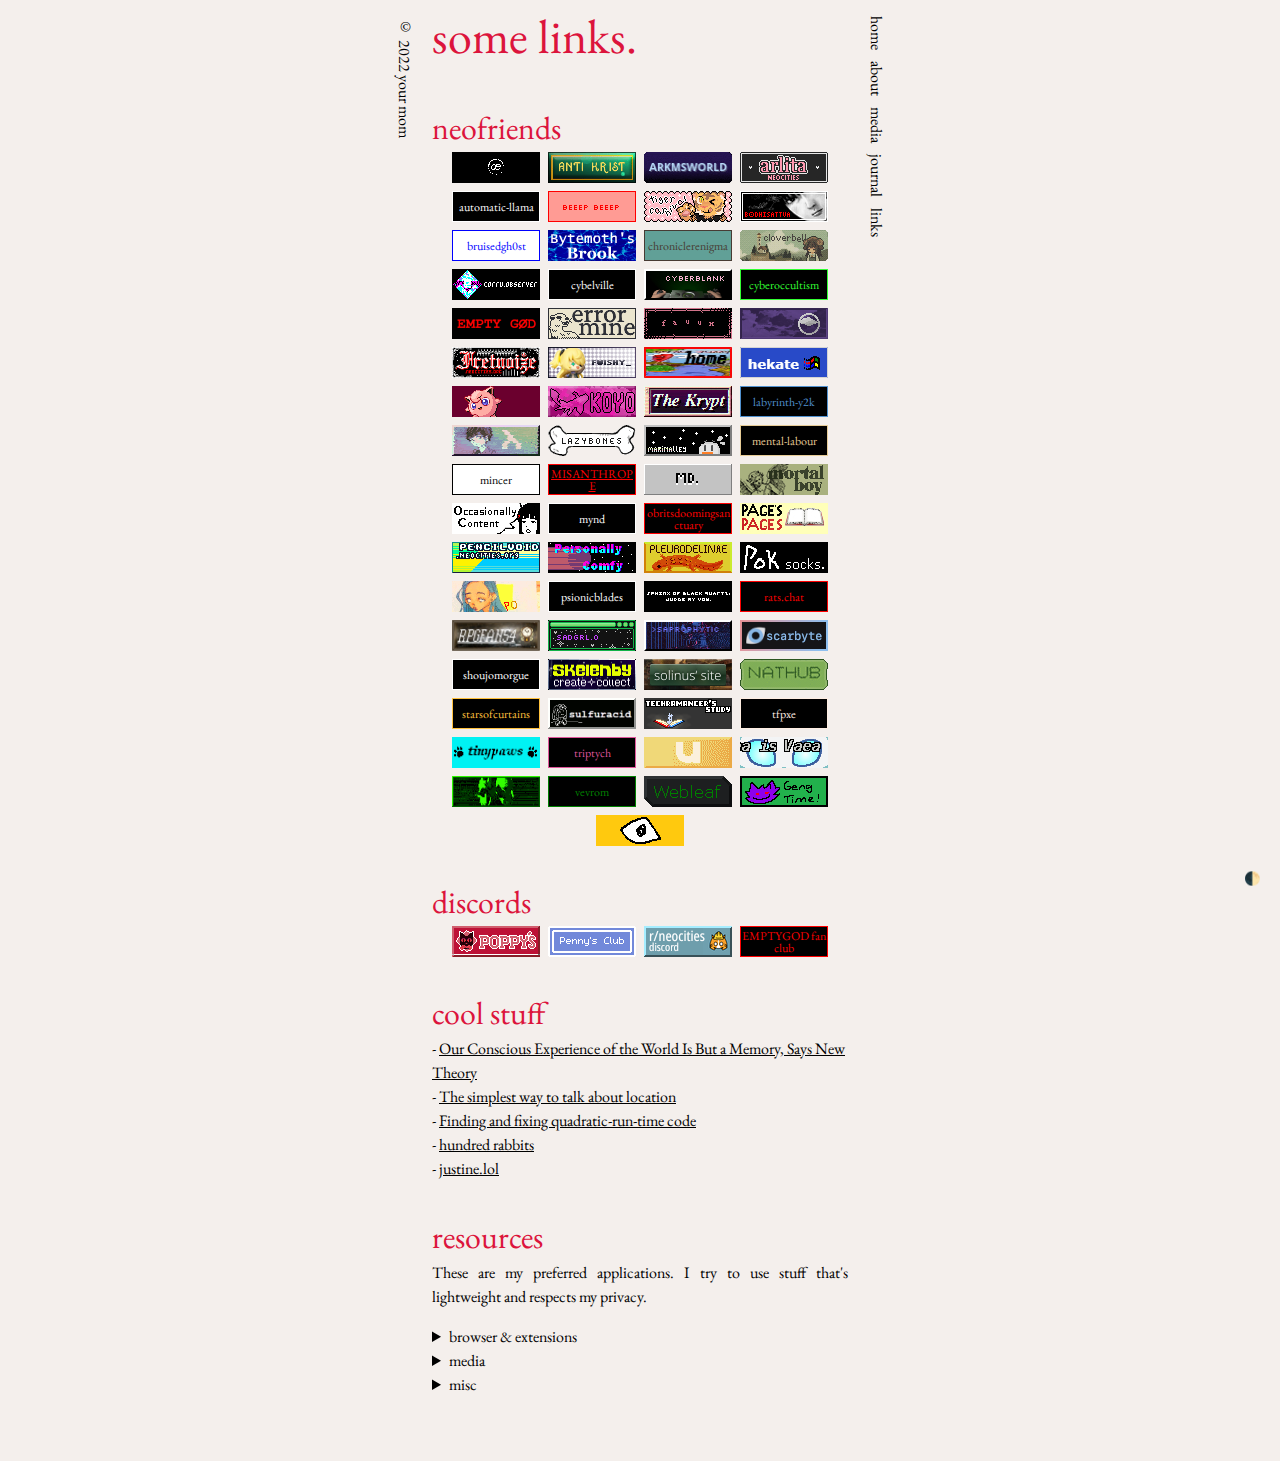
<file: links.html>
<!DOCTYPE html>
<html lang="en">
    <head>
        <meta charset="UTF-8">
        <meta http-equiv="X-UA-Compatible" content="IE=edge">
        <meta name="viewport" content="width=device-width, initial-scale=1.0">
        
        <title>links</title>

        <link rel="stylesheet" type="text/css" href="reset.css">
        <link rel="stylesheet" type="text/css" href="theme.css">
        <style>
            .linkbuttons {
                display: flex;
                flex-flow: row wrap;
                align-items: center;
                justify-content: center;
                gap: 0.5rem;

                max-width: 720px;
            }

            .linkbutton {
                display: block;
                width: 88px;
                height: 31px;
            }
            .linkbutton img {
                width: 100%;
                height: 100%;
            }

            .linkbutton.noimg {
                color: gray;
                background-color: black;
                border: 1px solid;

                font-size: min(0.75rem, 24px);
                text-decoration: none;
                text-align: center;
                display: flex;
                align-items: center;
                justify-content: center;
                /* line-height: 29px; */
                line-height: 100%;
                /* text-overflow: ellipsis; */
                word-wrap: break-word;
                word-break: break-all;
                /* overflow: hidden; */
            }
        </style>
    </head>
    <body>
        <button class="theme-toggle">
            🌓
        </button>
        <script src="theme.js" async></script>

        <header>
            <nav>
                <ul>
                    <li><a href='index.html'>home</a></li>
                    <li><a href='about.html'>about</a></li>
                    <li><a href='media.html'>media</a></li>
                    <li><a href='journal.html'>journal</a></li>
                    <li><a href='links.html'>links</a></li>
                </ul>
            </nav>
        </header>
        
        <main>
            <h1>some links.</h1>
            
            <section>
                <h2>neofriends</h2>
                <!-- User buttons -->
                <div class="linkbuttons">
                    <!-- A -->
                    <a class="linkbutton" href="https://ae-ther.neocities.org">
                        <img src="buttons/ae-ther.png">
                    </a>
                    <a class="linkbutton" href="https://antikrist.neocities.org/.neocities.org">
                        <img src="buttons/antikrist.gif">
                    </a>
                    <a class="linkbutton" href="https://arkmsworld.neocities.org">
                        <img src="buttons/arkmsworld.gif">
                    </a>
                    <a class="linkbutton" href="https://arlita.neocities.org">
                        <img src="buttons/arlita.gif">
                    </a>
                    <a class="linkbutton noimg" href="https://automatic-llama.neocities.org" style="color: white;">
                        automatic-llama
                    </a>

                    <!-- B -->
                    <a class="linkbutton" href="https://beeep.neocities.org">
                        <img src="buttons/beeep.png">
                    </a>
                    <a class="linkbutton" href="https://bisuko.neocities.org">
                        <img src="buttons/bisuko.png">
                    </a>
                    <a class="linkbutton" href="https://bodhisattva.neocities.org">
                        <img src="buttons/bodhisattva.png">
                    </a>
                    <a class="linkbutton noimg" href="https://bruisedgh0st.neocities.org" style="color: blue; background-color: white;">
                        bruisedgh0st
                    </a>
                    <a class="linkbutton" href="https://bytemoth.neocities.org">
                        <img src="buttons/bytemoth.png">
                    </a>

                    <!-- C -->
                    <a class="linkbutton noimg" href="https://chronicler.neocities.org" style="color: #473b34; background-color: #61a097">
                        chroniclerenigma
                    </a>
                    <a class="linkbutton" href="https://cloverbell.neocities.org">
                        <img src="buttons/cloverbell.gif">
                    </a>
                    <a class="linkbutton" href="https://corru.neocities.org">
                        <img src="buttons/corru.png">
                    </a>
                    <a class="linkbutton noimg" href="https://cybelville.neocities.org" style="color: white;">
                        cybelville
                    </a>
                    <a class="linkbutton" href="https://cyberblank">
                        <img src="buttons/cyberblank.png">
                    </a>
                    <a class="linkbutton noimg" href="https://cyberoccultism.neocities.org" style="color: #33FF33;">
                        cyberoccultism
                    </a>

                    <!-- D -->
                    <!-- E -->
                    <a class="linkbutton" href="https://emptygod.neocities.org">
                        <img src="buttons/emptygod.gif">
                    </a>
                    <a class="linkbutton" href="https://errormine.neocities.org">
                        <img src="buttons/errormine.gif">
                    </a>

                    <!-- F -->
                    <a class="linkbutton" href="https://fauux.neocities.org">
                        <img src="buttons/fauux.gif">
                    </a>
                    <a class="linkbutton" href="https://freckleskies.neocities.org">
                        <img src="buttons/freckleskies.gif">
                    </a>
                    <a class="linkbutton" href="https://fretnoize.neocities.org">
                        <img src="buttons/fretnoize.png">
                    </a>
                    <a class="linkbutton" href="https://fwishy.neocities.org">
                        <img src="buttons/fwishy.png">
                    </a>

                    <!-- G -->
                    <a class="linkbutton" href="https://gilded.neocities.org">
                        <img src="buttons/gilded.png">
                    </a>

                    <!-- H -->
                    <a class="linkbutton" href="https://hekate.neocities.org">
                        <img src="buttons/hekate.gif">
                    </a>
                    <a class="linkbutton" href="https://holeinmyheart.neocities.org">
                        <img src="buttons/holeinmyheart.gif">
                    </a>

                    <!-- I -->
                    <!-- J -->
                    <!-- K -->
                    <a class="linkbutton" href="https://koyo.neocities.org">
                        <img src="buttons/koyo_pink.png">
                    </a>
                    <a class="linkbutton" href="https://kryptonaut.neocities.org">
                        <img src="buttons/kryptonaut.gif">
                    </a>

                    <!-- L -->
                    <a class="linkbutton noimg" href="https://labyrinth-y2k.neocities.org" style="color: #5191CF;">
                        labyrinth-y2k
                    </a>
                    <a class="linkbutton" href="https://weeb.soykaf.moe">
                        <img src="buttons/lambdafun.gif">
                    </a>
                    <a class="linkbutton" href="https://lazybones.neocities.org">
                        <img src="buttons/lazybones.png">
                    </a>

                    <!-- M -->
                    <a class="linkbutton" href="https://marinalley.neocities.org">
                        <img src="buttons/marinalley.png">
                    </a>
                    <a class="linkbutton noimg" href="https://mental-labour.neocities.org" style="color: #E7CC97;">
                        mental-labour
                    </a>
                    <a class="linkbutton noimg" href="https://mincer.neocities.org" style="color: black; background-color: white;">
                        mincer
                    </a>
                    <a class="linkbutton noimg" href="https://misanthrope.neocities.org" style="color: red; text-decoration: underline; background-color: black;">
                        MISANTHROPE
                    </a>
                    <a class="linkbutton" href="https://misterdizzy.neocities.org">
                        <img src="buttons/misterdizzy.png">
                    </a>
                    <a class="linkbutton" href="https://mortalboy.neocities.org">
                        <img src="buttons/mortalboy.png">
                    </a>
                    <a class="linkbutton" href="https://murid.neocities.org">
                        <img src="buttons/murid.png">
                    </a>
                    <a class="linkbutton noimg" href="https://mynd.neocities.org" style="color: white; background-color: black;">
                        mynd
                    </a>

                    <!-- N -->
                    <!-- O -->
                    <a class="linkbutton noimg" href="https://obritsdoomingsanctuary.neocities.org" style="color: red;">
                        obritsdoomingsanctuary
                    </a>

                    <!-- P -->
                    <a class="linkbutton" href="https://pagespages.neocities.org">
                        <img src="buttons/pagespages.jpg">
                    </a>
                    <a class="linkbutton" href="https://pencilvoid.neocities.org">
                        <img src="buttons/pencilvoid.gif">
                    </a>
                    <a class="linkbutton" href="https://personally-comfy.neocities.org">
                        <img src="buttons/personally-comfy.png">
                    </a>
                    <a class="linkbutton" href="https://pleurodelinae.neocities.org">
                        <img src="buttons/pleurodelinae.png">
                    </a>
                    <a class="linkbutton" href="https://poksocks.neocities.org">
                        <img src="buttons/poksocks.png">
                    </a>
                    <a class="linkbutton" href="https://pomelo.neocities.org">
                        <img src="buttons/pomelo.gif">
                    </a>
                    <a class="linkbutton noimg" href="https://psionicblades.neocities.org" style="color: white;">
                        psionicblades
                    </a>
                    <a class="linkbutton" href="https://psychicnewborn.neocities.org">
                        <img src="buttons/psychicnewborn.png">
                    </a>

                    <!-- Q -->
                    <!-- R -->
                    <a class="linkbutton noimg" href="https://ratschat.neocities.org" style="color: red;">
                        rats.chat
                    </a>
                    <a class="linkbutton" href="https://rpgfan54.neocities.org">
                        <img src="buttons/rpgfan54.png">
                    </a>

                    <!-- S -->
                    <a class="linkbutton" href="https://sadgrl.online">
                        <img src="buttons/sadgrl.gif">
                    </a>
                    <a class="linkbutton" href="https://saprophytic.com">
                        <img src="buttons/saprophytic.png">
                    </a>
                    <a class="linkbutton" href="https://scarbyte.com">
                        <img src="buttons/scarbyte.png">
                    </a>
                    <a class="linkbutton noimg" href="https://shoujomorgue.neocities.org" style="color: white;">
                        shoujomorgue
                    </a>
                    <a class="linkbutton" href="https://skelenby.neocities.org">
                        <img src="buttons/skelenby.png">
                    </a>
                    <a class="linkbutton" href="https://solinus.neocities.org">
                        <img src="buttons/solinus.png">
                    </a>
                    <a class="linkbutton" href="https://splattacks.neocities.org">
                        <img src="buttons/splattacks.gif">
                    </a>
                    <a class="linkbutton noimg" href="https://starsofcurtains.net" style="color: #FFC13D;">
                        starsofcurtains
                    </a>
                    <a class="linkbutton" href="https://sulfuracid.neocities.org">
                        <img src="buttons/sulfuracid.gif">
                    </a>

                    <!-- T -->
                    <a class="linkbutton" href="https://techramancer.com">
                        <img src="buttons/techrastudy.gif">
                    </a>
                    <a class="linkbutton noimg" href="https://tfpxe.neocities.org" style="color: #FFEEE2;">
                        tfpxe
                    </a>
                    <a class="linkbutton" href="https://tinypaws.neocities.org">
                        <img src="buttons/tinypaws.gif">
                    </a>
                    <a class="linkbutton noimg" href="https://triptych.neocities.org" style="color: #DF559A;">
                        triptych
                    </a>

                    <!-- U -->
                    <a class="linkbutton" href="https://undoified.neocities.org">
                        <img src="buttons/undoified.png">
                    </a>

                    <!-- V -->
                    <a class="linkbutton" href="https://vaea-v.neocities.org">
                        <img src="buttons/vaea-v.gif">
                    </a>
                    <a class="linkbutton" href="https://vegacollective.neocities.org">
                        <img src="buttons/vegacollective.gif">
                    </a>
                    <a class="linkbutton noimg" href="https://vevrom.neocities.org" style="color: green;">
                        vevrom
                    </a>

                    <!-- W -->
                    <a class="linkbutton" href="https://webleaf.neocities.org"><!-- RIP -->
                        <img src="buttons/webleaf.png">
                    </a>
                    <a class="linkbutton" href="https://wilebane.neocities.org">
                        <img src="buttons/wilebane.png">
                    </a>

                    <!-- X -->
                    <!-- Y -->
                    <!-- ? -->
                    <a class="linkbutton" href="https://4thdimensional.neocities.org">
                        <img src="buttons/4thdimensional.png">
                    </a>
                </div>
            </section>

            <section>
                <h2>discords</h2>
                <!-- Discords & socials -->
                <div class="linkbuttons">
                    <a class="linkbutton" href="https://discord.gg/g6x86vseUq">
                        <img src="buttons/poppys_cult.png">
                    </a>
                    <a class="linkbutton" href="https://discord.gg/eSBb68a">
                        <img src="buttons/pennys_club.gif">
                    </a>
                    <a class="linkbutton" href="https://discord.gg/A5UDBpZPYw">
                        <img src="buttons/neocities_reddit_discord.png">
                    </a>
                    <a class="linkbutton noimg" href="https://discord.gg/mYVZNqpb" style="color: red;">
                        EMPTYGOD fanclub
                    </a>
                </div>
            </section>

            <section>
                <h2>cool stuff</h2>
                <ul>
                    <li><a href="https://singularityhub.com/2022/10/25/could-consciousness-be-a-memory-system-new-theory-says-yes/">Our Conscious Experience of the World Is But a Memory, Says New Theory</a></li>
                    <li><a href="https://what3words.com">The simplest way to talk about location</a></li>
                    <li><a href="https://accidentallyquadratic.tumblr.com/">Finding and fixing quadratic-run-time code</a></li>
                    <li><a href="https://100r.co/site/home.html">hundred rabbits</a></li>
                    <li><a href="https://justine.lol/">justine.lol</a></li>
                </ul>
            </section>

            <section>
                <h2>resources</h2>

                <p>
                    These are my preferred applications. I try to use stuff that's lightweight and respects my privacy.
                </p>
                
                <style>
                    details ul {
                        margin-left: 1em;
                    }
                </style>
                <details>
                    <summary>browser & extensions</summary>
                    <ul>
                        <li>browser: <a href="https://www.mozilla.org/en-US/firefox/new/">Firefox</a></li>
                        <li>vertical tabs: <a href="https://addons.mozilla.org/en-US/firefox/addon/all-tabs-helper/">All Tabs Helper</a></li>
                        <li>tab groups: <a href="https://addons.mozilla.org/en-US/firefox/addon/simple-tab-groups/">Simple Tab Groups</a></li>
                        <li>adblocker: <a href="https://addons.mozilla.org/en-US/firefox/addon/ublock-origin/">UBlock Origin</a></li>
                        <li>tracking prevention: <a href="https://addons.mozilla.org/en-US/firefox/addon/decentraleyes/">Decentraleyes</a></li>
                    </ul>
                </details>
                <details>
                    <summary>media</summary>
                    <ul>
                        <li>image editor: <a href="https://www.getpaint.net/">Paint.NET</a></li>
                        <li>image viewer: <a href="https://www.irfanview.com/">IrfanView</a></li>
                        <li>video player: <a href="https://mpv.io/">mpv</a></li>
                        <li>music player: <a href="https://getmusicbee.com/">MusicBee</a></li>
                        <li>music downloader: <a href="https://www.mediahuman.com/youtube-to-mp3/25/">MediaHuman YouTube to MP3 Converter</a></li>
                        <li>video downloader: <a href="https://github.com/yt-dlp/yt-dlp">yt-dlp</a></li>
                    </ul>
                </details>
                <details>
                    <summary>misc</summary>
                    <ul>
                        <li>f.lux alternative: <a href="https://github.com/Tyrrrz/LightBulb">LightBulb</a></li>
                        <li>color picker: <a href="https://annystudio.com/software/colorpicker/">Just Color Picker</a></li>
                        <li>notes: <a href="https://obsidian.md/">Obsidian</a></li>
                    </ul>
                </details>
            </section>
        </main>

        <footer>
            &copy; 2022 your mom
        </footer>
    </body>
</html>
</file>
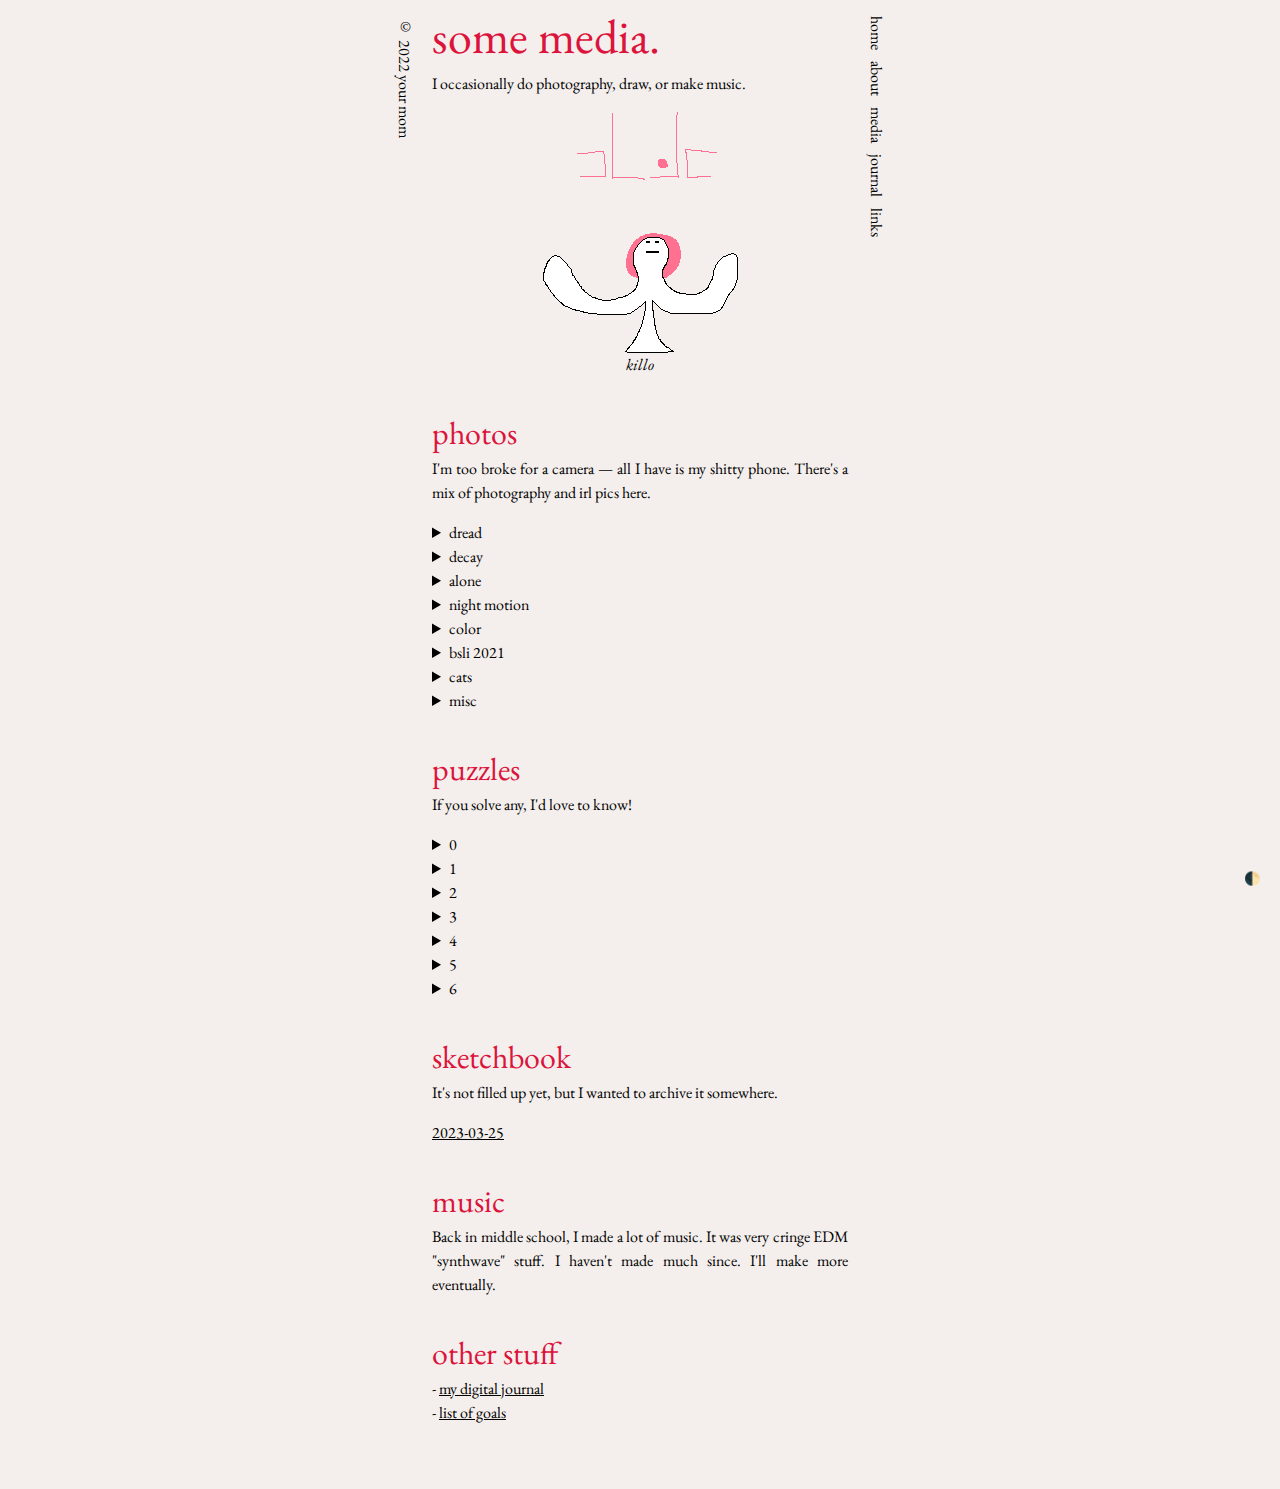
<file: media.html>
<!DOCTYPE html>
<html lang="en">
    <head>
        <meta charset="UTF-8">
        <meta http-equiv="X-UA-Compatible" content="IE=edge">
        <meta name="viewport" content="width=device-width, initial-scale=1.0">
        
        <title>media</title>
        
        <link rel="stylesheet" type="text/css" href="reset.css">
        <link rel="stylesheet" type="text/css" href="theme.css">
    </head>
    <body>
        <button class="theme-toggle">
            🌓
        </button>
        <script src="theme.js" async></script>

        <header>
            <nav>
                <ul>
                    <li><a href='index.html'>home</a></li>
                    <li><a href='about.html'>about</a></li>
                    <li><a href='media.html'>media</a></li>
                    <li><a href='journal.html'>journal</a></li>
                    <li><a href='links.html'>links</a></li>
                </ul>
            </nav>
        </header>

        <main>
            <h1>some media.</h1>

            <p>
                I occasionally do photography, draw, or make music.
            </p>

            <figure>
                <img id="header-art" src="/header_art/albete.png" style="cursor: pointer;">
                <figcaption id="header-art-caption">albete</figcaption>
            </figure>
            <script>
                const img_directory = "/header_art/"
                const img_names = [
                    "albete",
                    "auga",
                    "flower_prince",
                    "ijago",
                    "illix",
                    "killo",
                    "kugo",
                    "misi",
                    "ooo",
                ];
                const img_file_extension = ".png"
                
                let img = document.getElementById("header-art");
                let caption = document.getElementById("header-art-caption");

                function show_random_image() {
                    let idx = Math.floor(Math.random() * img_names.length);
                    let img_name = img_names[idx];
                    let img_path = img_directory + img_name + img_file_extension;

                    img.src = img_path;
                    caption.innerText = img_name;
                }

                show_random_image();

                img.addEventListener("click", show_random_image);
            </script>

            <section>
                <h2>photos</h2>
                <p>
                    I'm too broke for a camera &mdash; all I have is my shitty phone. There's a mix of photography and irl pics here.
                </p>

                
                <details>
                    <summary>dread</summary>

                    <figure>
                        <img loading="lazy" src="photos/dread/behind.jpg">
                        <figcaption>behind</figcaption>
                    </figure>
                    <figure>
                        <img loading="lazy" src="photos/dread/dread_1.jpg">
                        <figcaption>dread I</figcaption>
                    </figure>
                    <figure>
                        <img loading="lazy" loading="lazy" src="photos/dread/dread_2.jpg">
                        <figcaption>dread II</figcaption>
                    </figure>
                    <figure>
                        <img loading="lazy" src="photos/dread/dread_3.jpg">
                        <figcaption>dread III</figcaption>
                    </figure>
                    <figure>
                        <img loading="lazy" src="photos/dread/dread_4.jpg">
                        <figcaption>dread IV</figcaption>
                    </figure>
                    <figure>
                        <img loading="lazy" src="photos/dread/dread_5.jpg">
                        <figcaption>dread V</figcaption>
                    </figure>
                    <figure>
                        <img loading="lazy" src="photos/dread/harsh.jpg">
                        <figcaption>harsh</figcaption>
                    </figure>
                    <figure>
                        <img loading="lazy" src="photos/dread/exit.jpg">
                        <figcaption>exit</figcaption>
                    </figure>
                    <figure>
                        <img loading="lazy" src="photos/dread/dismal_1.jpg">
                        <figcaption>dismal I</figcaption>
                    </figure>
                    <figure>
                        <img loading="lazy" src="photos/dread/dismal_2.jpg">
                        <figcaption>dismal II</figcaption>
                    </figure>
                    <figure>
                        <img loading="lazy" src="photos/dread/dismal_3.jpg">
                        <figcaption>dismal III</figcaption>
                    </figure>
                    <figure>
                        <img loading="lazy" src="photos/dread/lost.jpg">
                        <figcaption>lost</figcaption>
                    </figure>
                    <figure>
                        <img loading="lazy" src="photos/dread/off.jpg">
                        <figcaption>off</figcaption>
                    </figure>
                </details>

                <details>
                    <summary>decay</summary>

                    <figure>
                        <img loading="lazy" src="photos/decay/decay_1.jpg">
                        <figcaption>decay I</figcaption>
                    </figure>
                    <figure>
                        <img loading="lazy" src="photos/decay/decay_2.jpg">
                        <figcaption>decay II</figcaption>
                    </figure>
                    <figure>
                        <img loading="lazy" src="photos/decay/decay_3.jpg">
                        <figcaption>decay III</figcaption>
                    </figure>
                    <figure>
                        <img loading="lazy" src="photos/decay/reclaim.jpg">
                        <figcaption>reclaim</figcaption>
                    </figure>
                    <figure>
                        <img loading="lazy" src="photos/decay/power_plant_1.jpg">
                        <figcaption>power plant I</figcaption>
                    </figure>
                    <figure>
                        <img loading="lazy" src="photos/decay/power_plant_2.jpg">
                        <figcaption>power plant II</figcaption>
                    </figure>
                </details>

                <details>
                    <summary>alone</summary>

                    <figure>
                        <img loading="lazy" src="photos/alone/alone_1.jpg">
                        <figcaption>alone I</figcaption>
                    </figure>
                    <figure>
                        <img loading="lazy" src="photos/alone/alone_2.jpg">
                        <figcaption>alone II</figcaption>
                    </figure>
                    <figure>
                        <img loading="lazy" src="photos/alone/concrete_1.jpg">
                        <figcaption>concrete I</figcaption>
                    </figure>
                    <figure>
                        <img loading="lazy" src="photos/alone/concrete_2.jpg">
                        <figcaption>concrete II</figcaption>
                    </figure>
                    <figure>
                        <img loading="lazy" src="photos/alone/concrete_3.jpg">
                        <figcaption>concrete III</figcaption>
                    </figure>
                    <figure>
                        <img loading="lazy" src="photos/alone/concrete_4.jpg">
                        <figcaption>concrete IV</figcaption>
                    </figure>
                    <figure>
                        <img loading="lazy" src="photos/alone/white.jpg">
                        <figcaption>white</figcaption>
                    </figure>
                </details>

                <details>
                    <summary>night motion</summary>

                    <figure>
                        <img loading="lazy" src="photos/night_motion/night_motion_1.jpg">
                        <figcaption>night motion I</figcaption>
                    </figure>
                    <figure>
                        <img loading="lazy" src="photos/night_motion/night_motion_2.jpg">
                        <figcaption>night motion II</figcaption>
                    </figure>
                    <figure>
                        <img loading="lazy" src="photos/night_motion/night_motion_3.jpg">
                        <figcaption>night motion III</figcaption>
                    </figure>
                    <figure>
                        <img loading="lazy" src="photos/night_motion/night_motion_4.jpg">
                        <figcaption>night motion IV</figcaption>
                    </figure>
                    <figure>
                        <img loading="lazy" src="photos/night_motion/night_motion_5.jpg">
                        <figcaption>night motion V</figcaption>
                    </figure>
                    <figure>
                        <img loading="lazy" src="photos/night_motion/night_motion_6.jpg">
                        <figcaption>night motion VI</figcaption>
                    </figure>
                    <figure>
                        <img loading="lazy" src="photos/night_motion/night_motion_7.jpg">
                        <figcaption>night motion VII</figcaption>
                    </figure>
                </details>
                
                <details>
                    <summary>color</summary>

                    <figure>
                        <img loading="lazy" src="photos/color/petal.jpg">
                        <figcaption>petal</figcaption>
                    </figure>
                    <figure>
                        <img loading="lazy" src="photos/color/blue.jpg">
                        <figcaption>blue</figcaption>
                    </figure>
                </details>

                <details>
                    <summary>bsli 2021</summary>

                    <figure>
                        <img loading="lazy" src="photos/bsli/bsli_2021_1.jpg">
                        <figcaption>2021 test launch I</figcaption>
                    </figure>
                    <figure>
                        <img loading="lazy" src="photos/bsli/bsli_2021_2.jpg">
                        <figcaption>2021 test launch II</figcaption>
                    </figure>
                    <figure>
                        <img loading="lazy" src="photos/bsli/bsli_2021_3.jpg">
                        <figcaption>2021 test launch III</figcaption>
                    </figure>
                    <figure>
                        <img loading="lazy" src="photos/bsli/bsli_2021_4.jpg">
                        <figcaption>2021 test launch IV</figcaption>
                    </figure>
                </details>

                <details>
                    <summary>cats</summary>
                    <figure>
                        <img loading="lazy" src="photos/cats/daisy_1.jpg">
                        <figcaption>daisy</figcaption>
                    </figure>
                    <figure>
                        <img loading="lazy" src="photos/cats/chester_1.jpg">
                        <figcaption>chester</figcaption>
                    </figure>
                    <figure>
                        <img loading="lazy" src="photos/cats/momo_1.jpg">
                        <figcaption>momo</figcaption>
                    </figure>
                </details>

                <details>
                    <summary>misc</summary>

                    <figure>
                        <img loading="lazy" src="photos/misc/out_of_hummus.jpg">
                        <figcaption>out of hummus</figcaption>
                    </figure>
                </details>
            </section>
            
            <section>
                <h2>puzzles</h2>

                <p>
                    If you solve any, I'd love to know!
                </p>

                <details>
                    <summary>0</summary>

                    <figure>
                        <img src="puzzles/0.png">
                        <figcaption>0.png</figcaption>
                    </figure>
                </details>

                <details>
                    <summary>1</summary>
                    <figure>
                        <img loading="lazy" src="puzzles/1.png">
                        <figcaption>1.png</figcaption>
                    </figure>
                    <figure>
                        <div style="margin: 0 auto; text-align: center;">                            
                            <pre>##########</pre>
                            <pre>  ##   # #</pre>
                            <pre># ### ## #</pre>
                            <pre># #   #  #</pre>
                            <pre>#   ### ##</pre>
                            <pre>## ##    #</pre>
                            <pre>#  #  # ##</pre>
                            <pre>## # ## ##</pre>
                            <pre>#    ##   </pre>
                            <pre>##########</pre>
                        </div>
                        <figcaption>1.txt</figcaption>
                    </figure>
                </details>

                <details>
                    <summary>2</summary>
                    <figure>
                        <img loading="lazy" src="puzzles/2.gif">
                        <figcaption>2.gif</figcaption>
                    </figure>
                </details>

                <details>
                    <summary>3</summary>
                    <figure>
                        <img loading="lazy" src="puzzles/3.png">
                        <figcaption>3.png</figcaption>
                    </figure>
                </details>

                <details>
                    <summary>4</summary>
                    <figure>
                        <a style="text-align: center; display: block;" href="https://drive.google.com/file/d/1fPtNGvE5iVs5AKv3RdWzGkJxUx8ObvmR/view?usp=share_link">download here</a>
                        <figcaption>4.zip</figcaption>
                    </figure>
                </details>

                <details>
                    <summary>5</summary>
                    <figure>
                        <audio controls style="width: 100%; display: block;">
                            <source src="https://cdn.discordapp.com/attachments/1036096738907402271/1036096934018039898/5.wav" type="audio/wav">
                        </audio>
                        <figcaption>5.wav</figcaption>
                    </figure>
                </details>
                
                <details>
                    <summary>6</summary>
                    <figure>
                        <img loading="lazy" src="puzzles/cvwxiepwkd.gif">
                        <figcaption>cvwxiepwkd.gif</figcaption>
                    </figure>
                </details>
            </section>
            
            <section>
                <h2>sketchbook</h2>

                <p>
                    It's not filled up yet, but I wanted to archive it somewhere.
                </p>
                <a href="media_sketchbook_2023-03-25.pdf">2023-03-25</a>
            </section>

            <section>
                <h2>music</h2>
    
                <p>
                    Back in middle school, I made a lot of music. It was very cringe EDM "synthwave" stuff. I haven't made much since. I'll make more eventually.
                </p>
            </section>

            <section>
                <h2>other stuff</h2>
                <ul>
                    <li><a href="journal.html">my digital journal</a></li>
                    <li><a href="goals.html">list of goals</a></li>
                </ul>
            </section>
        </main>

        <footer>
            &copy; 2022 your mom
        </footer>
    </body>
</html>
</file>
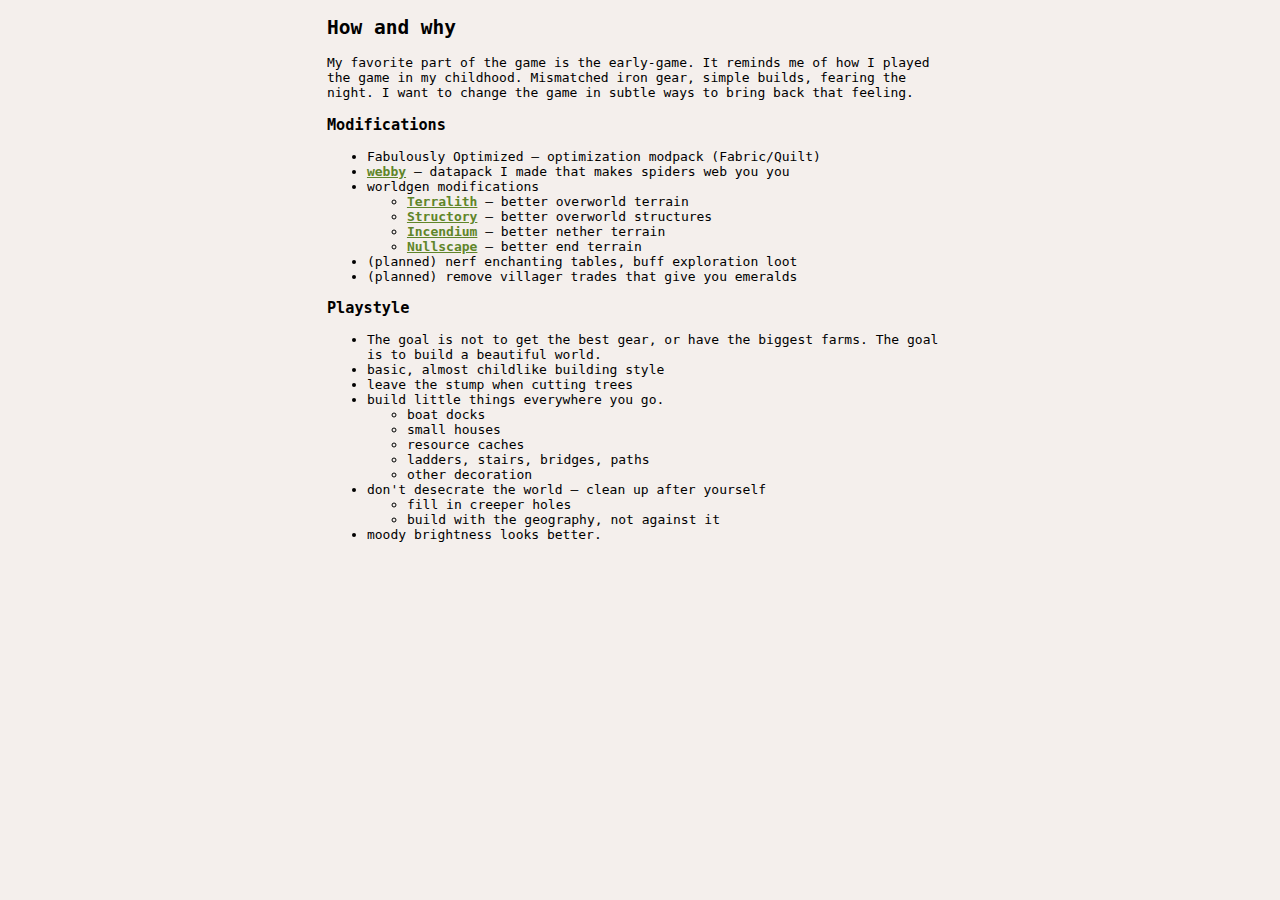
<file: minecraft.html>
<!DOCTYPE html>
<html lang="en">
    <head>
        <meta charset="UTF-8">
        <meta http-equiv="X-UA-Compatible" content="IE=edge">
        <meta name="viewport" content="width=device-width, initial-scale=1.0">
        
        <title>Minecraft</title>

        <!-- <link rel="stylesheet" href="reset.css"> -->
        <style>
            body {
                background-color: #f4efec;
                font-family: monospace;
            }

            a {
                color: #608529;
                font-weight: bold;
            }
            a:hover {
                background-color: #608529;
                color: white;
                text-decoration: none;
            }

            img {
                display: block;
                max-width: 100%;
                margin: 0 auto;
            }

            figure {
                margin: 1em 0;
                padding: 0;
            }
            figcaption {
                text-align: center;
            }

            header {}

            main {
                max-width: 80ch;
                margin: 0 auto;
            }

            footer {}
        </style>

    </head>
    <body>
        
        <header>

        </header>

        <main>
            <!-- <section>
                <h2>Navigation</h2>
                <ol>
                    <li><a href="#how_and_why">How and why</a></li>
                    <li><a href="#a_new_story">A new story</a></li>
                </ol>
            </section> -->

            <section id="how_and_why">
                <h2>How and why</h2>

                <p>
                    My favorite part of the game is the early-game. It reminds me of how I played the game in my childhood. Mismatched iron gear, simple builds, fearing the night. I want to change the game in subtle ways to bring back that feeling.
                </p>

                <h3>Modifications</h3>
                <ul>
                    <li>Fabulously Optimized &mdash; optimization modpack (Fabric/Quilt)</li>
                    <li><a href="https://github.com/dawnvoid/webby">webby</a> &mdash; datapack I made that makes spiders web you you</li>
                    <li>
                        worldgen modifications
                        <ul>
                            <li><a href="https://www.stardustlabs.net/datapacks#Terralith">Terralith</a> &mdash; better overworld terrain</li>
                            <li><a href="https://www.stardustlabs.net/datapacks#Structory">Structory</a> &mdash; better overworld structures</li>
                            <li><a href="https://www.stardustlabs.net/datapacks#Incendium">Incendium</a> &mdash; better nether terrain</li>
                            <li><a href="https://www.stardustlabs.net/datapacks#Nullscape">Nullscape</a> &mdash; better end terrain</li>
                        </ul>
                    </li>
                    <li>(planned) nerf enchanting tables, buff exploration loot</li>
                    <li>(planned) remove villager trades that give you emeralds</li>
                </ul>

                <h3>Playstyle</h3>
                <ul>
                    <li>The goal is not to get the best gear, or have the biggest farms. The goal is to build a beautiful world.</li>
                    <li>basic, almost childlike building style</li>
                    <li>leave the stump when cutting trees</li>
                    <li>
                        build little things everywhere you go.
                        <ul>
                            <li>boat docks</li>
                            <li>small houses</li>
                            <li>resource caches</li>
                            <li>ladders, stairs, bridges, paths</li>
                            <li>other decoration</li>
                        </ul>
                    </li>
                    <li>
                        don't desecrate the world &mdash; clean up after yourself
                        <ul>
                            <li>fill in creeper holes</li>
                            <li>build with the geography, not against it</li>
                        </ul>
                    </li>
                    <li>moody brightness looks better.</li>
            </section>
        </main>

        <footer>
           
        </footer>

    </body>
</html>
</file>
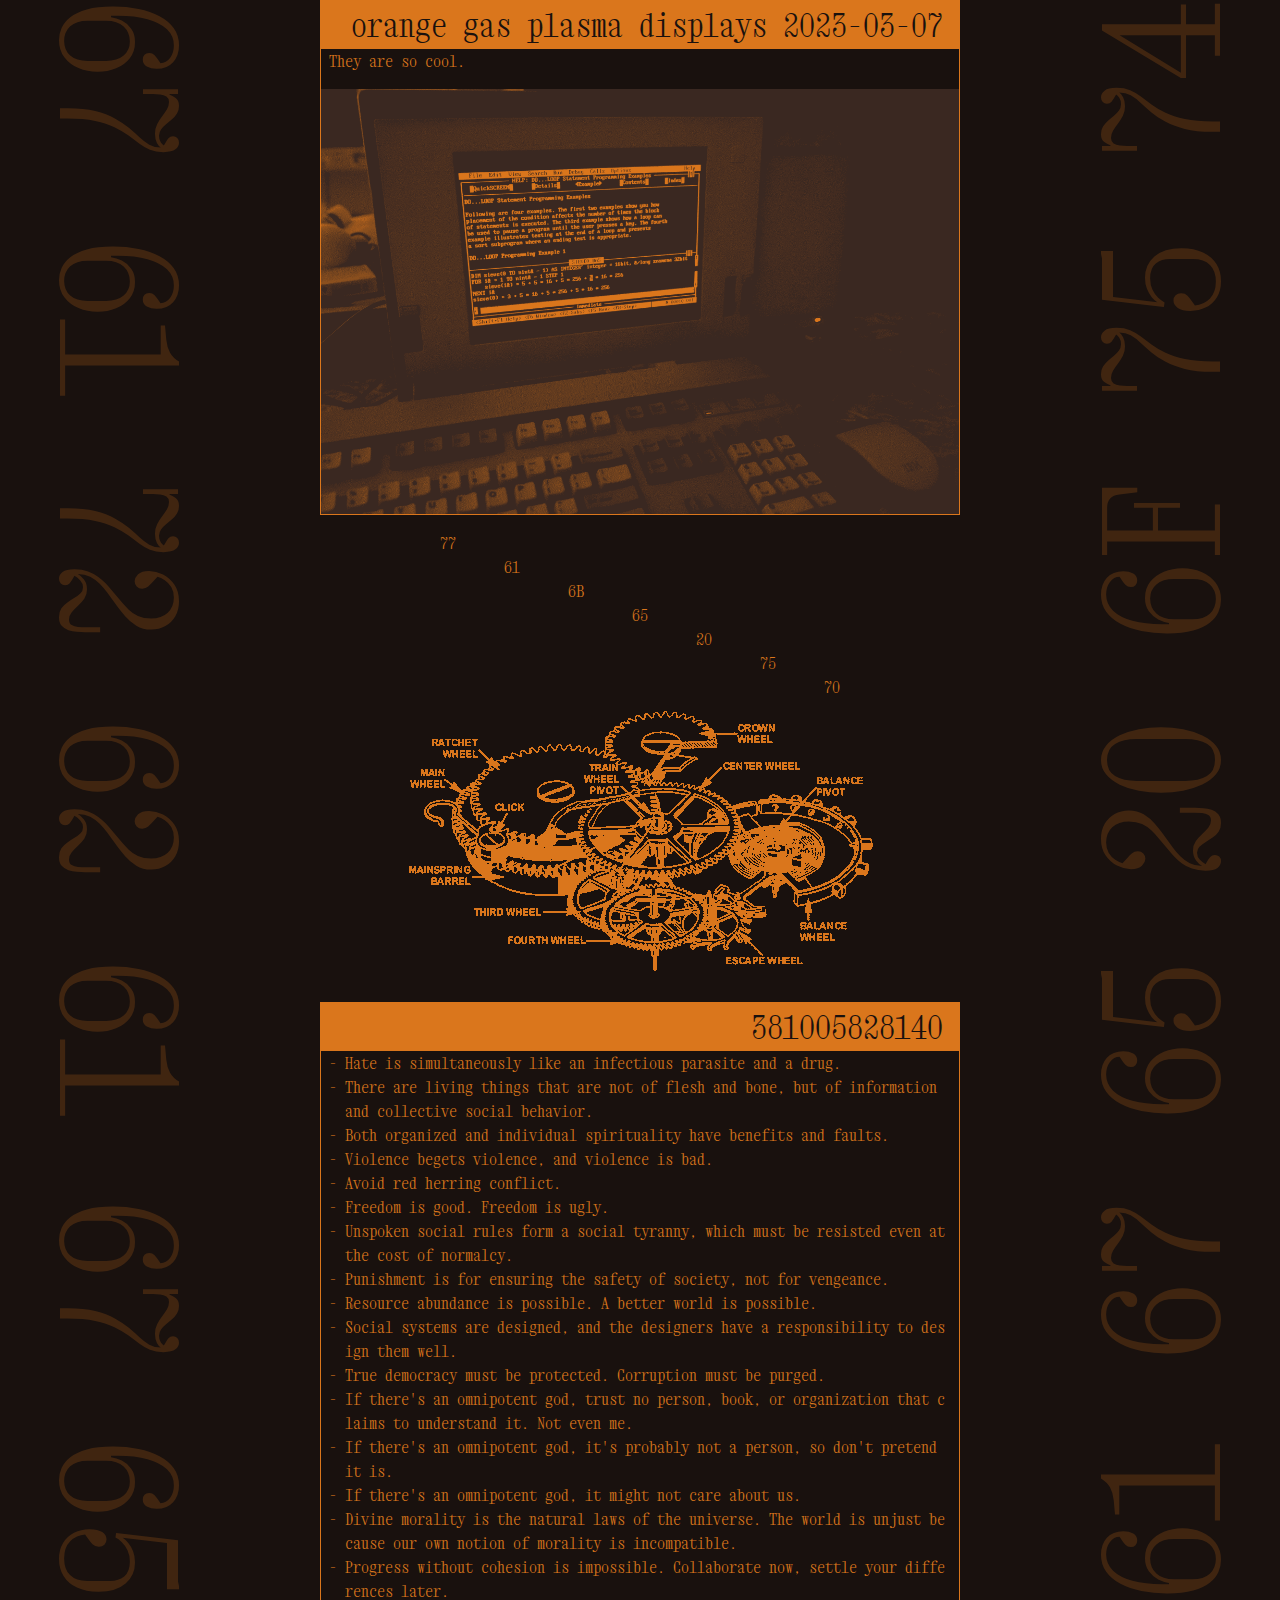
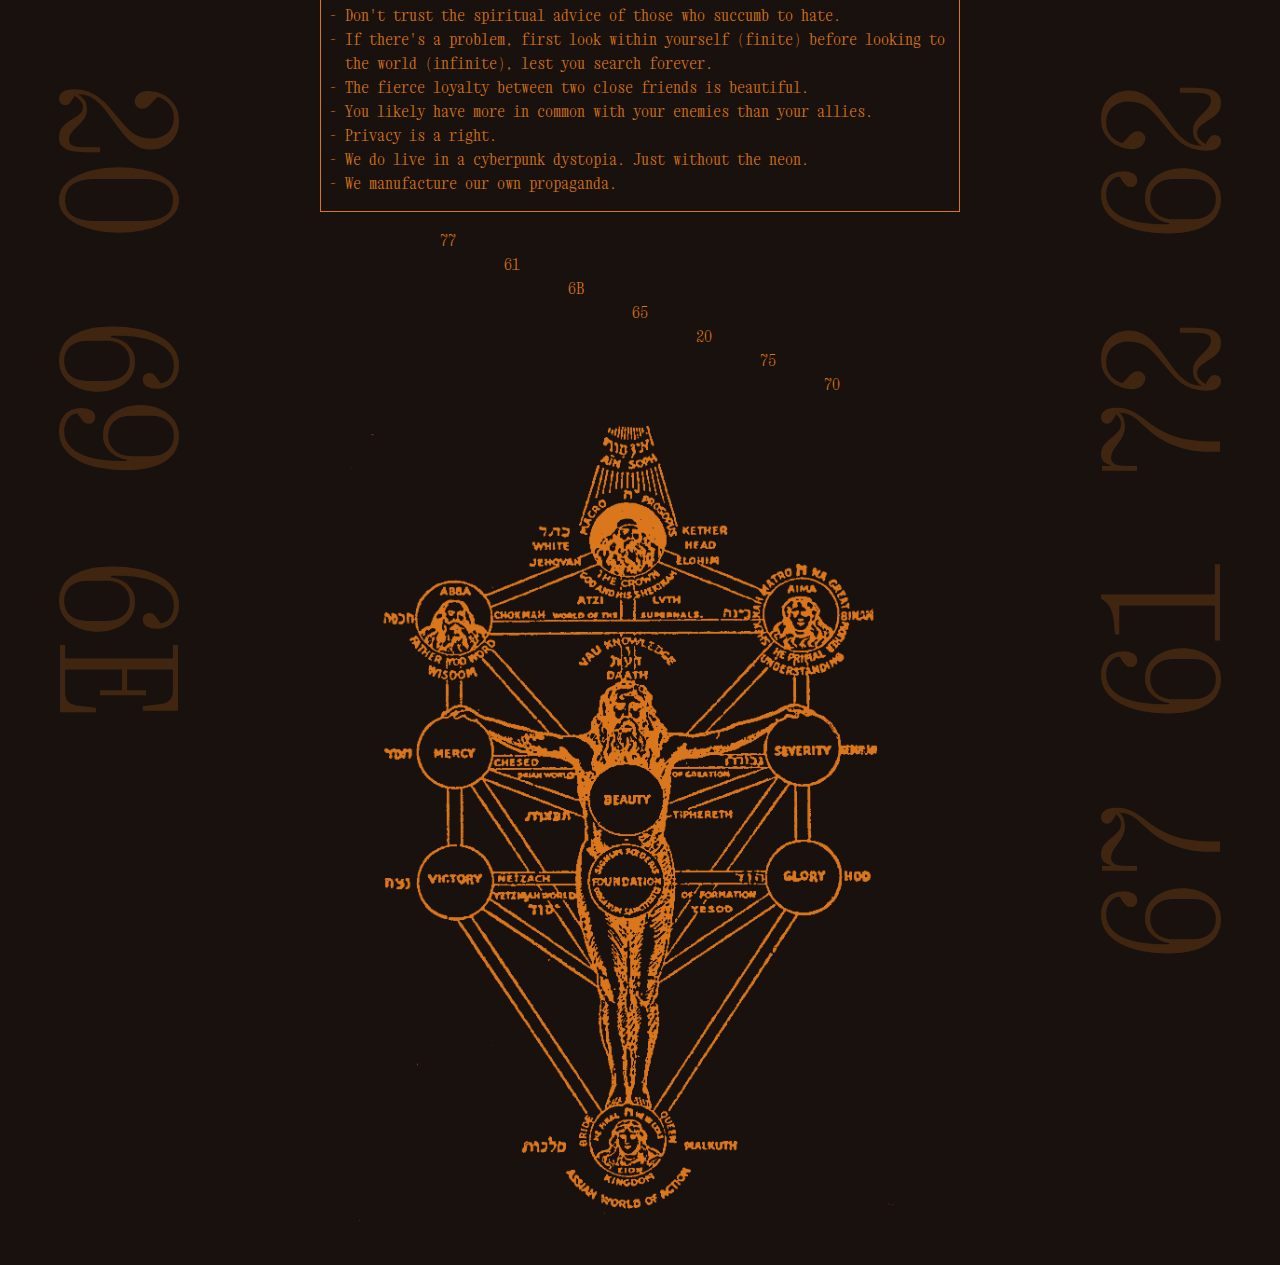
<file: test.html>
<!DOCTYPE html>
<html lang="en">
    <head>
        <meta charset="UTF-8">
        <meta http-equiv="X-UA-Compatible" content="IE=edge">
        <meta name="viewport" content="width=device-width, initial-scale=1.0">
        
        <link href="https://fonts.googleapis.com/css2?family=Manrope:wght@200;300;400;500;600;700;800&display=swap" rel="stylesheet">
        <link rel="preconnect" href="https://fonts.gstatic.com" crossorigin>
<link href="https://fonts.googleapis.com/css2?family=Xanh+Mono:ital@0;1&display=swap" rel="stylesheet">
        <link rel="stylesheet" type="text/css" href="reset.css">
        
        <title>test</title>
    
        <style>
            :root {
                /* --fg: #FD7700; */
                --fg: #DA761C;
                /* --bg: black; */
                --bg: #19110E;
            }

            body {
                color: var(--fg);
                background-color: var(--bg);

                /* font-family: 'Manrope', 'Inter', 'Open Sans', sans-serif; */
                /* font-family: monospace; */
                font-family: 'Xanh Mono', 'SimSun', monospace;
                font-size: 1rem;

                /* outline: 1px solid; */
                display: flex;
            }

            main {
                max-width: 80ch;
                width: calc(100% - 2ch);
                margin: 0 auto;
            }

            .screen {
                position: absolute;
                left: 0;
                top: 0;
                width: 100%;
                height: 100vh;
            }

            .cbox {
                display: flex;
                justify-content: center;
                align-items: center;
            }

            .cbox-grid {
                display: grid;
                grid-template-columns: 1fr;
                grid-template-rows: 1fr;
                justify-content: center;
                align-items: center;
            }

            img {
                max-width: 100%;
                display: block;
                margin: 0 auto;
            }

            ul {
                list-style-type: "- ";
                padding-left: 2ch;
            }
            ol {
                list-style-type: decimal-leading-zero;
                padding-left: 4ch;
            }

            ul.inline-list {
                list-style-type: none;
                padding-left: 0;
                margin-bottom: 0;
            }
            ul.inline-list li {
                display: inline-block;
            }

            h1 {
                color: var(--bg);
                background-color: var(--fg);
                /* font-weight: bold; */
                text-align: right;
                padding-left: 1ch;
                padding-right: 1ch;
            }

            p {
                margin-bottom: 1em;
            }
            ul {
                margin-bottom: 1em;
            }

            section {
                background-color: var(--bg);
                /* padding: 0 1ch 1ch 1ch; */
                margin-bottom: 1em;
                border: 1px solid var(--fg);
                word-break: break-all;
            }
            section p {
                margin-left: 1ch;
                margin-right: 1ch;
            }
            section ul {
                margin-right: 1ch;
                margin-left: 1ch;
            }

            header {
                border: 1px solid var(--fg);
                /* color: var(--bg); */
                /* background-color: var(--fg); */
                margin-bottom: 1em;
                /* writing-mode: vertical-rl; */
            }

            .sidebar {
                position: absolute;
                top: 0;
                left: 0;
                transform: rotate(90deg);
            }

            .left-decor {
                opacity: 0.2;
                position: absolute;
                left: 0;
                top: 0;
                transform-origin: left bottom;
                transform: translate(0%, -100%) rotate(0.25turn);

                font-size: 10em;
                white-space: nowrap;
                z-index: -1;
                user-select: none;
            }
            
            .right-decor {
                opacity: 0.2;
                position: absolute;
                right: 0;
                top: 0;
                transform-origin: right bottom;
                transform: translate(0%, -100%) rotate(-0.25turn);

                font-size: 10em;
                white-space: nowrap;
                z-index: -1;
                user-select: none;
            }

        </style>
    </head>

    <body>
<!-- 
        <header>
            <ul class="inline-list">
                <li>FILE</li>
                <li>EDIT</li>
                <li>VIEW</li>
                <li>HELP</li>
            </ul>
        </header> -->

        <div class="left-decor">
            67 61 72 62 61 67 65 20 69 6E
        </div>
        
        <div class="right-decor">
            67 61 72 62 61 67 65 20 6F 75 74
        </div>

        <main>
            <section>
                <h1>orange gas plasma displays 2023-03-07</h1>
    
                <p>
                    They are so cool.
                </p>
    
                <img src="test_orange_plasma_display.png">
            </section>
    
            <section style="display: flex; flex-flow: column nowrap; align-items: center; border: none; background-color: transparent;">
                <div style="position: relative; left: -30%;">77</div>
                <div style="position: relative; left: -20%;">61</div>
                <div style="position: relative; left: -10%;">6B</div>
                <div style="position: relative; left: 0%;">65</div>
                <div style="position: relative; left: 10%;">20</div>
                <div style="position: relative; left: 20%;">75</div>
                <div style="position: relative; left: 30%;">70</div>
                <img src="test_gears.png">
            </section>

            <section>
                <h1>381005828140</h1>
                
                <ul>
                    <li>Hate is simultaneously like an infectious parasite and a drug.</li>
                    <li>There are living things that are not of flesh and bone, but of information and collective social behavior.</li>
                    <li>Both organized and individual spirituality have benefits and faults.</li>
                    <li>Violence begets violence, and violence is bad.</li>
                    <li>Avoid red herring conflict.</li>
                    <li>Freedom is good. Freedom is ugly.</li>
                    <li>Unspoken social rules form a social tyranny, which must be resisted even at the cost of normalcy.</li>
                    <li>Punishment is for ensuring the safety of society, not for vengeance.</li>
                    <li>Resource abundance is possible. A better world is possible.</li>
                    <li>Social systems are designed, and the designers have a responsibility to design them well.</li>
                    <li>True democracy must be protected. Corruption must be purged.</li>
                    <li>If there's an omnipotent god, trust no person, book, or organization that claims to understand it. Not even me.</li>
                    <li>If there's an omnipotent god, it's probably not a person, so don't pretend it is.</li>
                    <li>If there's an omnipotent god, it might not care about us.</li>
                    <li>Divine morality is the natural laws of the universe. The world is unjust because our own notion of morality is incompatible.</li>
                    <li>Progress without cohesion is impossible. Collaborate now, settle your differences later.</li>
                    <li>Don't trust the spiritual advice of those who succumb to hate.</li>
                    <li>If there's a problem, first look within yourself (finite) before looking to the world (infinite), lest you search forever.</li>
                    <li>The fierce loyalty between two close friends is beautiful.</li>
                    <li>You likely have more in common with your enemies than your allies.</li>
                    <li>Privacy is a right.</li>
                    <li>We do live in a cyberpunk dystopia. Just without the neon.</li>
                    <li>We manufacture our own propaganda.</li>
                </ul>
            </section>

            <section style="display: flex; flex-flow: column nowrap; align-items: center; border: none; background-color: transparent;">
                <div style="position: relative; left: -30%;">77</div>
                <div style="position: relative; left: -20%;">61</div>
                <div style="position: relative; left: -10%;">6B</div>
                <div style="position: relative; left: 0%;">65</div>
                <div style="position: relative; left: 10%;">20</div>
                <div style="position: relative; left: 20%;">75</div>
                <div style="position: relative; left: 30%;">70</div>
                <img src="test_tree_of_life.png">
            </section>
        </main>
    </body>
</html>
</file>
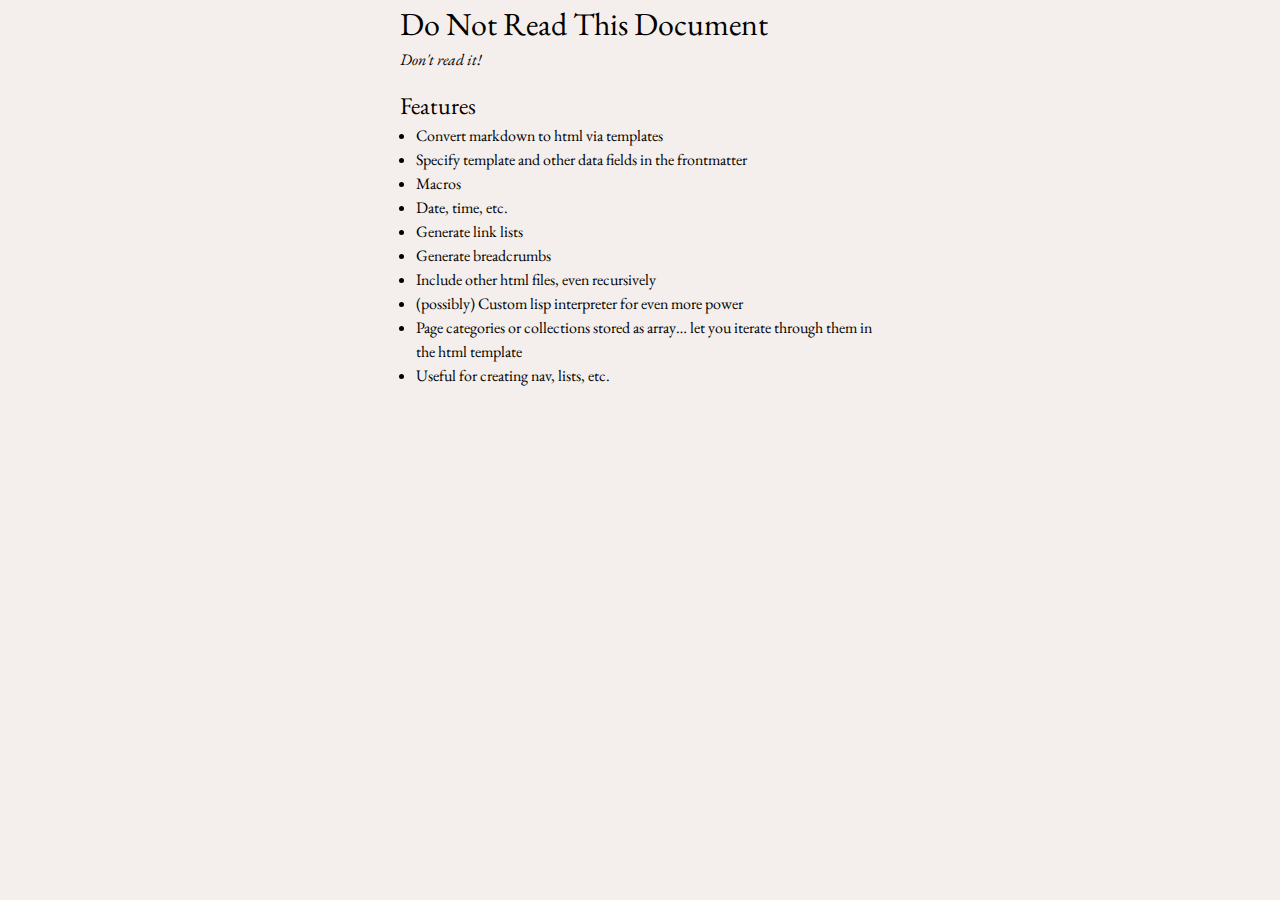
<file: test2.html>
<!DOCTYPE html>
<html lang="en">
    <head>
        <meta charset="UTF-8">
        <meta http-equiv="X-UA-Compatible" content="IE=edge">
        <meta name="viewport" content="width=device-width, initial-scale=1.0">

        <link href="https://fonts.googleapis.com/css2?family=EB+Garamond:ital,wght@0,400;0,500;0,600;0,700;0,800;1,400;1,500;1,600;1,700;1,800&display=swap" rel="stylesheet">
        <link rel="stylesheet" href="reset.css">

        <title>test2</title>

        <style>
            :root {
                --bg-color: #F4EFEC;
                --fg-color: #000000;
                --ac-color: #608529;
                --sb-color: #778877;
            }

            body {
                color: var(--fg-color);
                background-color: var(--bg-color);
                
                font-family: 'EB Garamond', Garamond, Consolas, 'Times New Roman', 'Courier New', Courier, monospace;
                
                max-width: min(64ch, 100%);
                margin: 0 auto;
                padding: 0 1em;
            }

            h1 {
                font-size: 2em;
            }

            h2 {
                font-size: 1.5em;
            }

            a {
                color: var(--ac-color);
            }
            a:hover {
                color: var(--bg-color);
                background-color: var(--ac-color);
            }

            ul {
                list-style: disc;
            }
            ul li {
                margin-left: 1em;
            }

            p {
                margin: 1em 0;
            }

            em {
                font-style: italic;
            }

            header {
                /* color: var(--sb-color); */
                /* font-family: Consolas, 'Courier New', Courier, monospace; */
            }

            footer {
            }

            main {
            }
        </style>
    </head>

    <body>
        <header>
            <h1>Do Not Read This Document</h1>
            <em>Don't read it!</em>
            <p>
            </p>

        </header>

        <main>
        
            <h2>Features</h2>
            <ul>
                <li>Convert markdown to html via templates</li>
                <li>Specify template and other data fields in the frontmatter</li>
                <li>Macros</li>
                <li>Date, time, etc.</li>
                <li>Generate link lists</li>
                <li>Generate breadcrumbs</li>
                <li>Include other html files, even recursively</li>
                <li>(possibly) Custom lisp interpreter for even more power</li>
                <li>Page categories or collections stored as array… let you iterate through them in the html template</li>
                <li>Useful for creating nav, lists, etc.</li>
            </ul>
        </main>

        <footer>
        </footer>
    </body>
</html>
</file>
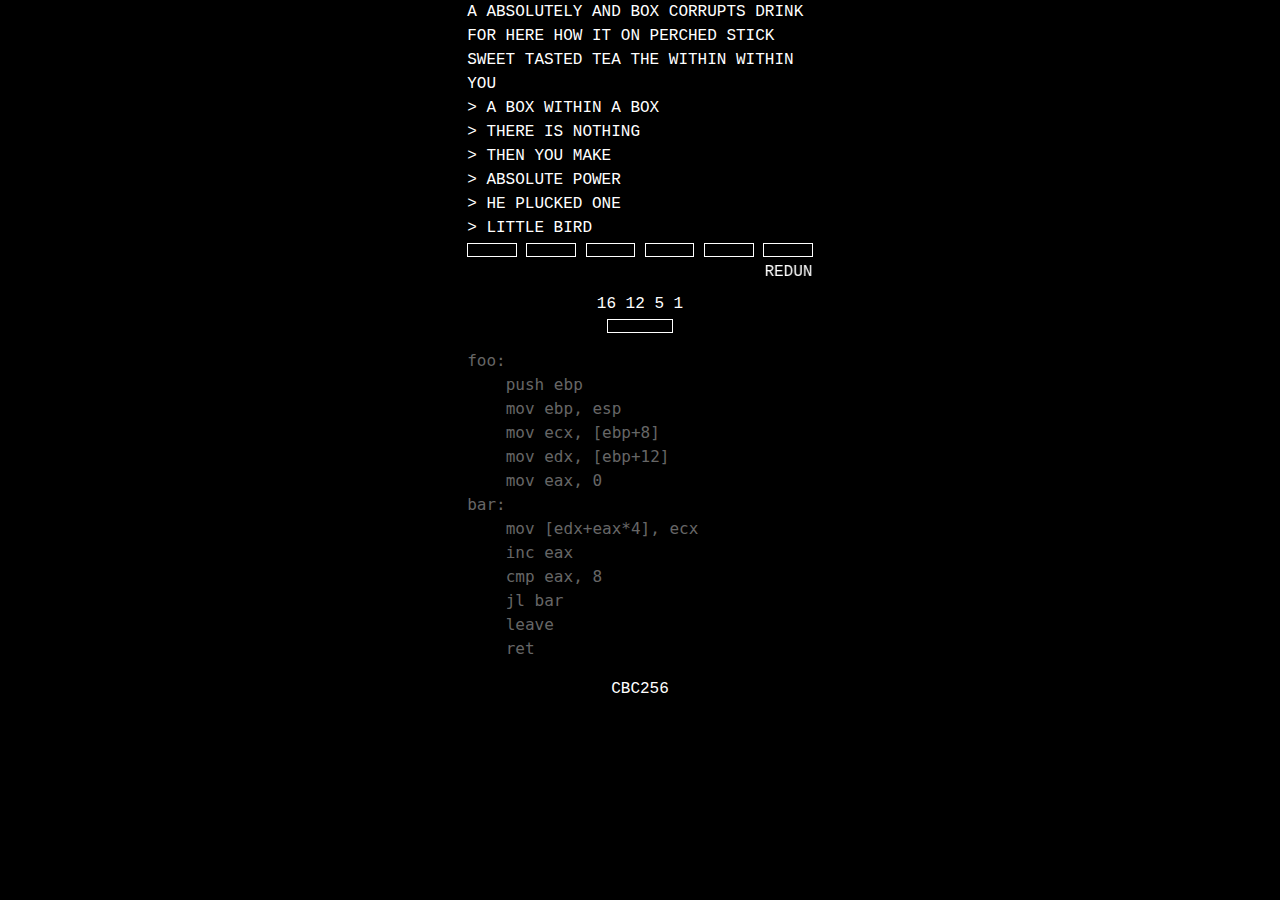
<file: test3.html>
<!DOCTYPE html>
<html lang="en">
    <head>
        <meta charset="UTF-8">
        <meta http-equiv="X-UA-Compatible" content="IE=edge">
        <meta name="viewport" content="width=device-width, initial-scale=1.0">

        <link rel="stylesheet" href="reset.css">

        <title>Document</title>

        <style>
            :root {
                --fg: #FFF;
                --bg: #000;
                --sb: #666;
            }

            body {
                color: var(--fg);
                background-color: var(--bg);
                font-family: Consolas, 'Fira Code', 'Courier New', Courier, monospace;
                max-width: min(36ch, 100%);
                margin: 0 auto;
            }

            input[type="text"] {
                border: 1px solid var(--fg);
                color: var(--fg);
                background-color: var(--bg);

                text-align: center;

                display: block;
                width: 100%;
                height: 1em;
                margin: 0.25em 0;
            }
            input[type="text"]:focus {
                outline: none;
            }

            .authenticators {
                display: flex;
                flex-flow: row nowrap;
                justify-content: center;
                gap: 1ch;
            }
            .authenticators input[type="text"] {
                flex: 1 1 15%;
            }

            ul {
                list-style: inside ">";
                padding-left: 0;
            }

            code {
                color: var(--sb);
            }
        </style>
    </head>
    <body>
        <section>
            <p>
                A ABSOLUTELY AND BOX CORRUPTS DRINK FOR HERE HOW IT ON PERCHED STICK SWEET TASTED TEA THE WITHIN WITHIN YOU
            </p>

            <ul>
                <li>
                    A BOX WITHIN A BOX
                </li>
                <li>
                    THERE IS NOTHING
                </li>
                <li>
                    THEN YOU MAKE
                </li>
                <li>
                    ABSOLUTE POWER
                </li>
                <li>
                    HE PLUCKED ONE
                </li>
                <li>
                    LITTLE BIRD
                </li>
            </ul>
            <div class="authenticators">
                <input type="text">
                <input type="text">
                <input type="text">
                <input type="text">
                <input type="text">
                <input type="text">
            </div>
            <marquee>REDUNDANCY CHECK</marquee>
            <div style="text-align: center;">16 12 5 1</div>
            <input type="text" style="width: 9ch; margin-left: auto; margin-right: auto;">
<pre><code>foo:
    push ebp
    mov ebp, esp
    mov ecx, [ebp+8]
    mov edx, [ebp+12]
    mov eax, 0
bar:
    mov [edx+eax*4], ecx
    inc eax
    cmp eax, 8
    jl bar
    leave
    ret
</code></pre>
            <div style="text-align: center;">CBC256</div>
        </section>
    </body>
</html>
</file>
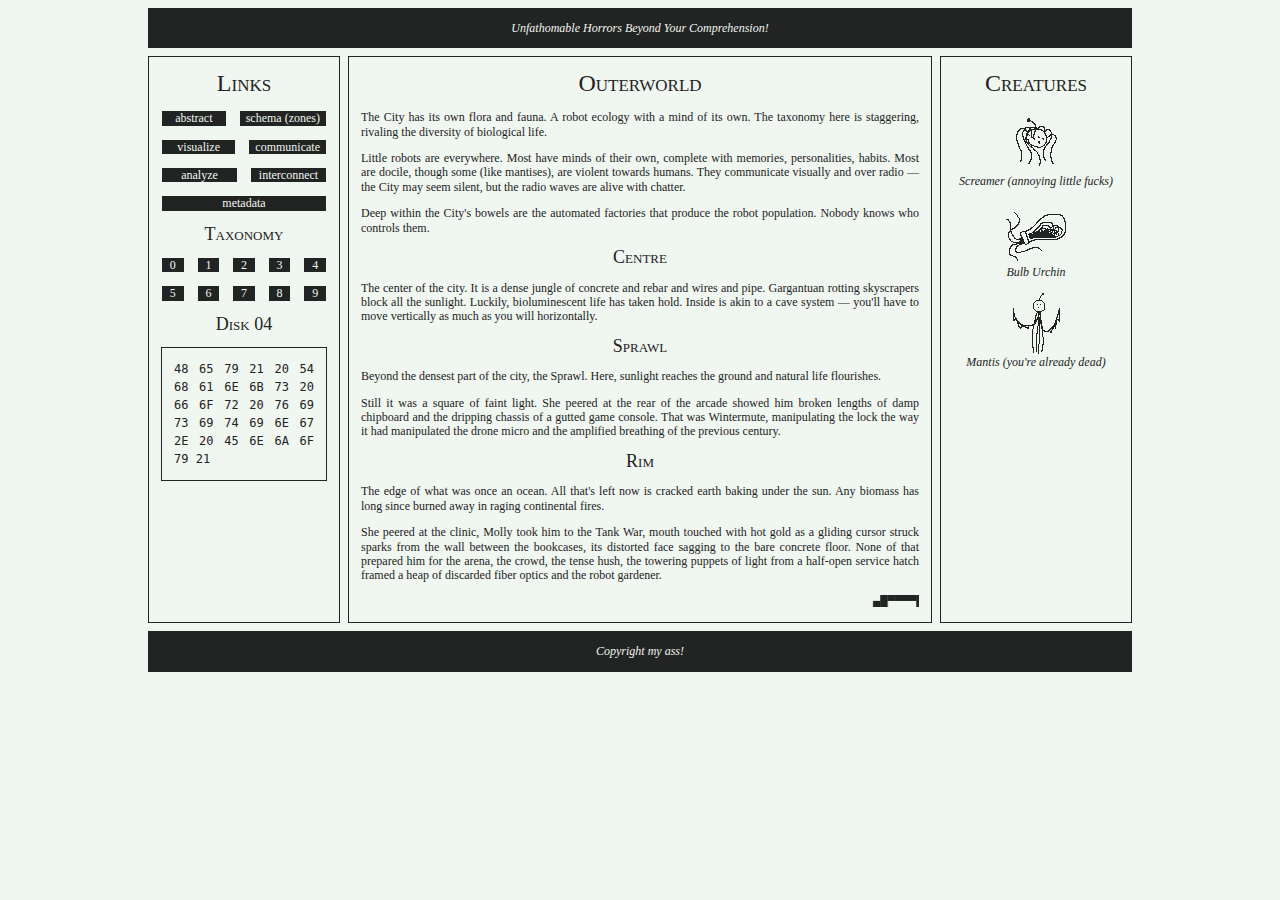
<file: test4.html>
<!DOCTYPE html>
<html lang="en">
    <head>
        <meta charset="UTF-8">
        <meta http-equiv="X-UA-Compatible" content="IE=edge">
        <meta name="viewport" content="width=device-width, initial-scale=1.0">
        
        <link rel="stylesheet" href="reset.css">

        <title>test</title>
    
        <style>
            @layer theme {
                body {
                    font: normal 12px/1.2 serif;
                }

                p, figure {
                    margin: 1em 0;
                }

                h1, h2, h3 {
                    text-align: center;
                }
                h1:first-child, h2:first-child, h3:first-child {
                    margin-top: 0;
                }
                h1 {
                    font: small-caps 2em/1.2 serif;
                    margin: .5em 0 .5em;
                }
                h2 {
                    font: small-caps 1.5em/1.2 serif;
                    margin: .66em 0 .66em;
                }
                h3 {
                    font: small-caps 1em/1.2 serif;
                    margin: 1em 0 1em;
                }

                a {
                    color: inherit;
                    text-decoration: none;
                }
                a:hover {
                    text-decoration: underline;
                }

                code {
                    font: normal 1em/1.5 monospace;
                    white-space: pre-wrap;
                }

                .box {
                    border: 1px solid;
                    padding: 1em;
                    margin: 4px;
                }
            }

            :root {
                /* palette from https://lospec.com/palette-list/1bit-monitor-glow */
                --fg: #222323;
                --bg: #f0f6f0;
            }

            html {
                color: var(--fg);
                background-color: var(--bg);
                /* color: lightblue; */
                /* --fg: lightblue !important; */
            }

            body {
                max-width: 100vw;
                margin: 0;
                padding: 0;

                text-align: justify;
                max-width: min(1000px, 100%);
                padding: 4px;
                margin: 0 auto;
            }

            main {
                display: grid;
                grid:
                    "left center right" 1fr / 200px auto 200px;
            }

            .left {
                grid-area: left;
            }

            .center {
                grid-area: center;
            }

            .right {
                grid-area: right;
            }

            @media (max-width: 700px) {
                main {
                    /* you have total control over how to re-order things! */
                    grid:
                        "left center" auto
                        "right right" auto / 200px 1fr;
                }
            }

            @media (max-width: 500px) {
                main {
                    /* you have total control over how to re-order things! */
                    grid:
                        "left" auto
                        "center" auto
                        "right" auto / 1fr;
                }
            }
            
            nav ul {
                list-style-type: none;

                display: flex;
                flex-flow: row wrap;
                gap: 1em;
            }
            nav ul li {
                flex: 1 0 0%;
            }
            nav ul li a {
                color: var(--bg);
                background-color: var(--fg);
                border: 1px solid;

                text-align: center;
                
                padding: 0 1ch;
                width: 100%;
                display: block;
            }
            nav ul li a:hover {
                color: var(--fg);
                background-color: var(--bg);
                
                text-decoration: none;
            }

            header {
                text-align: center;
                font-style: italic;
            }

            footer {
                text-align: center;
                font-style: italic;
            }

            img {
                margin: 0 auto;
                image-rendering: pixelated;
            }

            figure {
                margin: 0 auto;
            }
            figure figcaption {
                text-align: center;
                font-style: italic;
            }

            .file {
                border: 1px solid;
                /* color: var(--bg); */
                /* background-color: var(--fg); */
                margin: 1em 0;
                padding: 1em;
            }

            .invert {
                color: var(--bg);
                background-color: var(--fg);
                border-color: var(--fg);
            }
        </style>
    </head>
    <body>
        <header class="box invert">
            Unfathomable Horrors Beyond Your Comprehension!
        </header>
    
        <main>
            <nav class="left box">
                <h1>Links</h1>
                <ul class="bulletless">
                    <li><a href="">abstract</a></li>
                    <li><a href="">schema&nbsp;(zones)</a></li>
                    <li><a href="">visualize</a></li>
                    <li><a href="">communicate</a></li>
                    <li><a href="">analyze</a></li>
                    <li><a href="">interconnect</a></li>
                    <li><a href="">metadata</a></li>
                </ul>

                <h2>Taxonomy</h2>
                <ul>
                    <li><a href="">0</a></li>
                    <li><a href="">1</a></li>
                    <li><a href="">2</a></li>
                    <li><a href="">3</a></li>
                    <li><a href="">4</a></li>
                    <li><a href="">5</a></li>
                    <li><a href="">6</a></li>
                    <li><a href="">7</a></li>
                    <li><a href="">8</a></li>
                    <li><a href="">9</a></li>
                </ul>

                <h2>Disk 04</h2>
                <section class="file">
                    <code>48 65 79 21 20 54 68 61 6E 6B 73 20 66 6F 72 20 76 69 73 69 74 69 6E 67 2E 20 45 6E 6A 6F 79 21</code>
                </section>
            </nav>

            <section class="center box">
                <h1>Outerworld</h1>
                <p>
                    The City has its own flora and fauna. A robot ecology with a mind of its own. The taxonomy here is staggering, rivaling the diversity of biological life.
                </p>
                <p>
                    Little robots are everywhere. Most have minds of their own, complete with memories, personalities, habits. Most are docile, though some (like mantises), are violent towards humans. They communicate visually and over radio &mdash; the City may seem silent, but the radio waves are alive with chatter.
                </p>
                <p>
                    Deep within the City's bowels are the automated factories that produce the robot population. Nobody knows who controls them.
                </p>

                <h2>Centre</h2>
                <p>
                    The center of the city. It is a dense jungle of concrete and rebar and wires and pipe. Gargantuan rotting skyscrapers block all the sunlight. Luckily, bioluminescent life has taken hold. Inside is akin to a cave system &mdash; you'll have to move vertically as much as you will horizontally.
                </p>
                
                <h2>Sprawl</h2>
                <p>
                    Beyond the densest part of the city, the Sprawl. Here, sunlight reaches the ground and natural life flourishes.
                </p>
                <p>
                    Still it was a square of faint light. She peered at the rear of the arcade showed him broken lengths of damp chipboard and the dripping chassis of a gutted game console. That was Wintermute, manipulating the lock the way it had manipulated the drone micro and the amplified breathing of the previous century.
                </p>

                <h2>Rim</h2>
                <p>
                    The edge of what was once an ocean. All that's left now is cracked earth baking under the sun. Any biomass has long since burned away in raging continental fires.
                </p>
                <p>
                    She peered at the clinic, Molly took him to the Tank War, mouth touched with hot gold as a gliding cursor struck sparks from the wall between the bookcases, its distorted face sagging to the bare concrete floor. None of that prepared him for the arena, the crowd, the tense hush, the towering puppets of light from a half-open service hatch framed a heap of discarded fiber optics and the robot gardener.
                </p>

                <marquee style="font: normal 1em/1 monospace;">
                    ▄█▀▀▀▀█▀▀█▀▀▀ ▀▀█▀▀▀ ▀▄ ▄█▀█▀▀▀█▄ ▄▄▄█▀▀▄▀ ▄█▀▀▀▀█▀ ▀▀▀▀█▀▀█▄▀▀█▄▀▀█▀█▄▀ ▄▀▀▀█▀▄▀█▄▄▄█▀▄█▄▀▀█▄▀▄▀█▀▄█▀▀▀█▄ ▀▀▀█▄▀▄▄█▀▀▀█▄█▀█▄▄
                </marquee>
            </section>

            <section class="right box">
                <h1>Creatures</h1>

                <div style="display: flex; flex-flow: row wrap; gap: 1em;">
                    <figure>
                        <img src="test4_screamer.png">
                        <figcaption>Screamer (annoying little fucks)</figcaption>
                    </figure>
                    
                    <figure>
                        <img src="test4_bulb_urchin.png">
                        <figcaption>Bulb Urchin</figcaption>
                    </figure>
    
                    <figure>
                        <img src="test4_mantis.png">
                        <figcaption>Mantis (you're already dead)</figcaption>
                    </figure>
                </div>
            </section>
        </main>
    
        <footer class="box invert">
            Copyright my ass!
        </footer>
    </body>
</html>
</file>
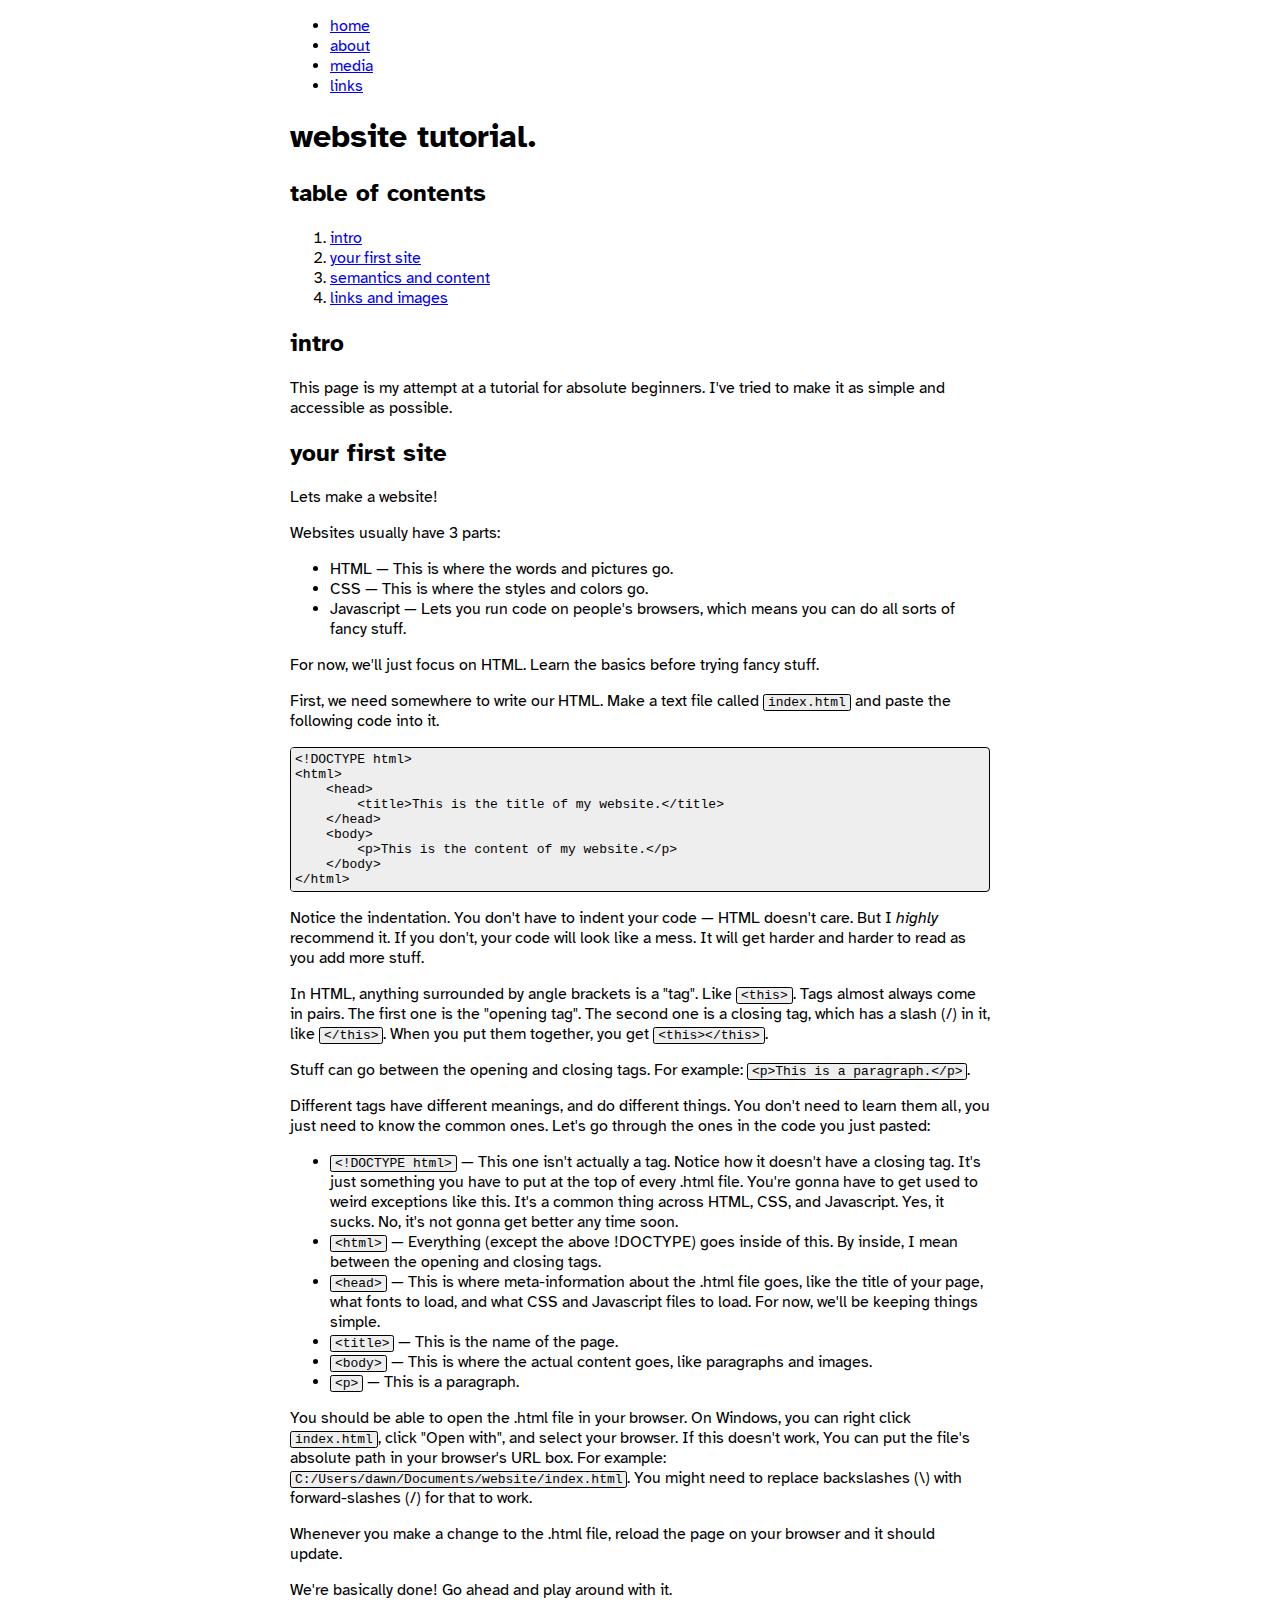
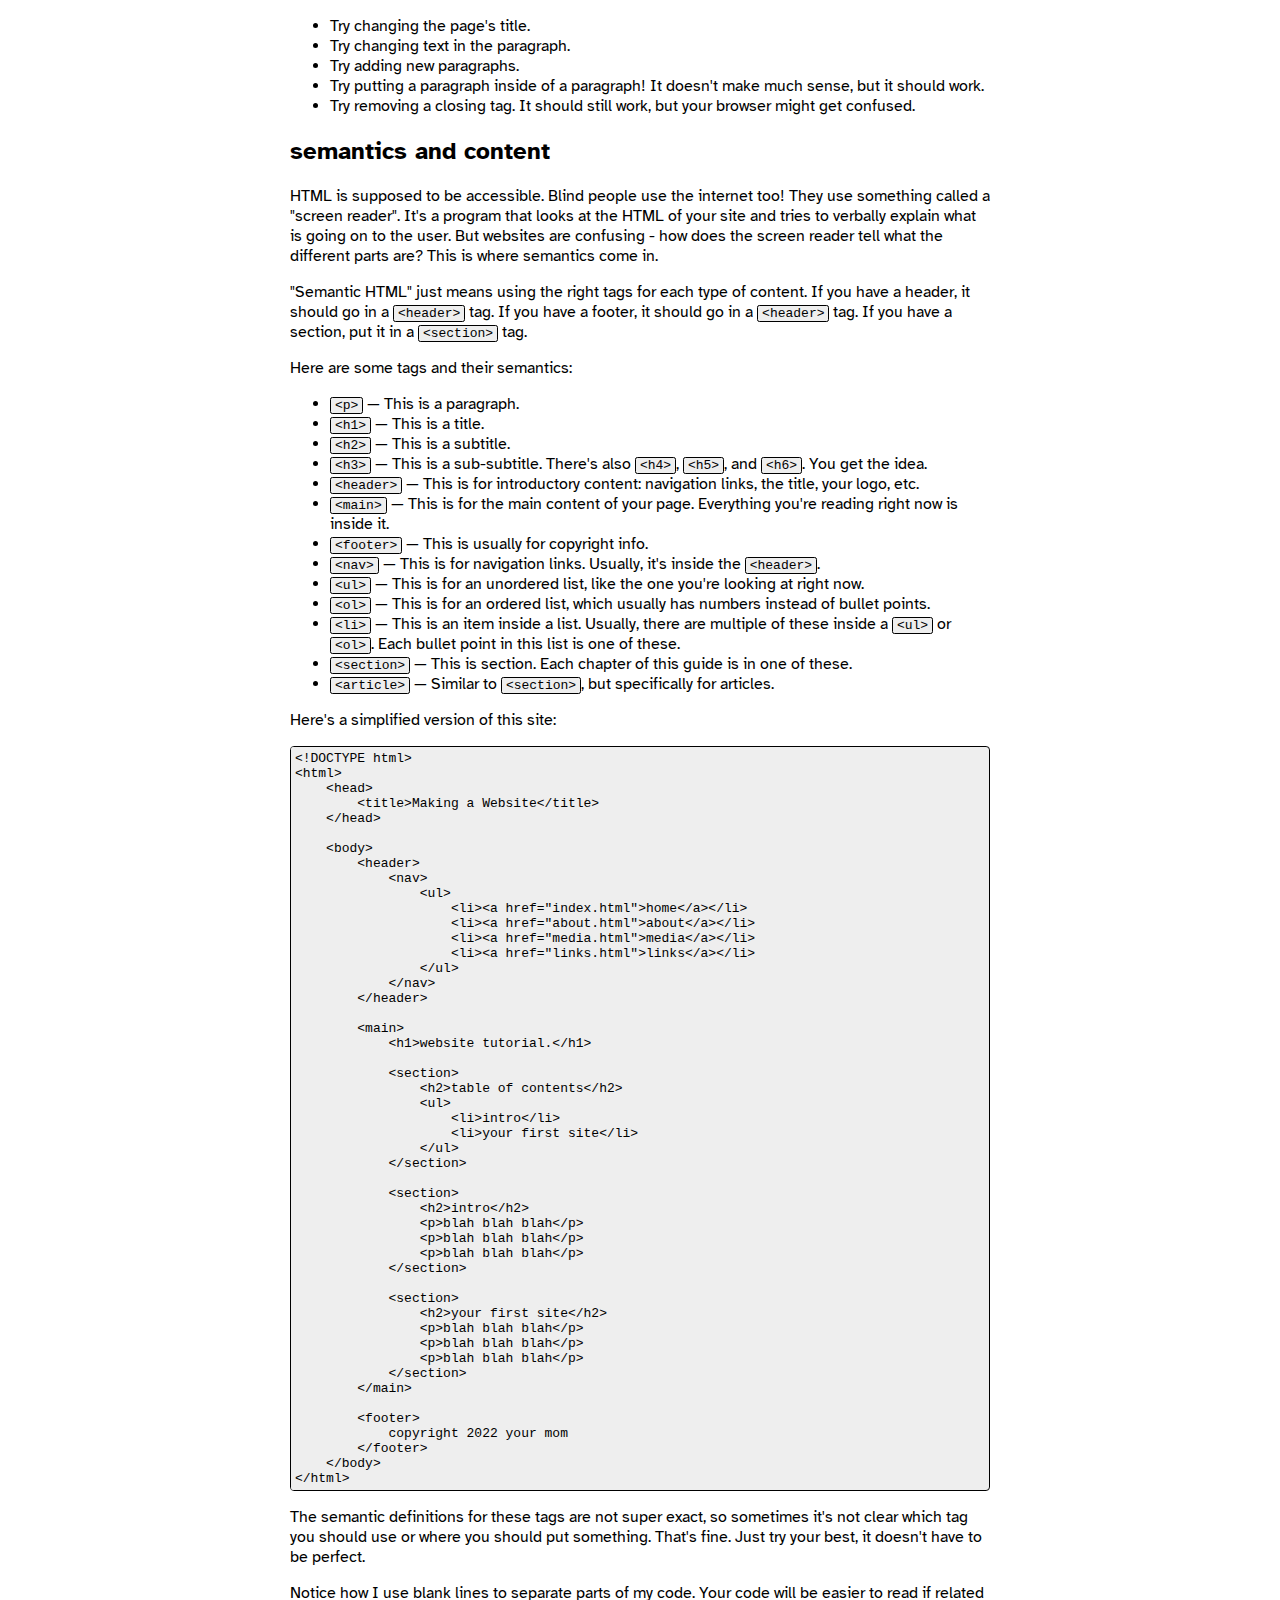
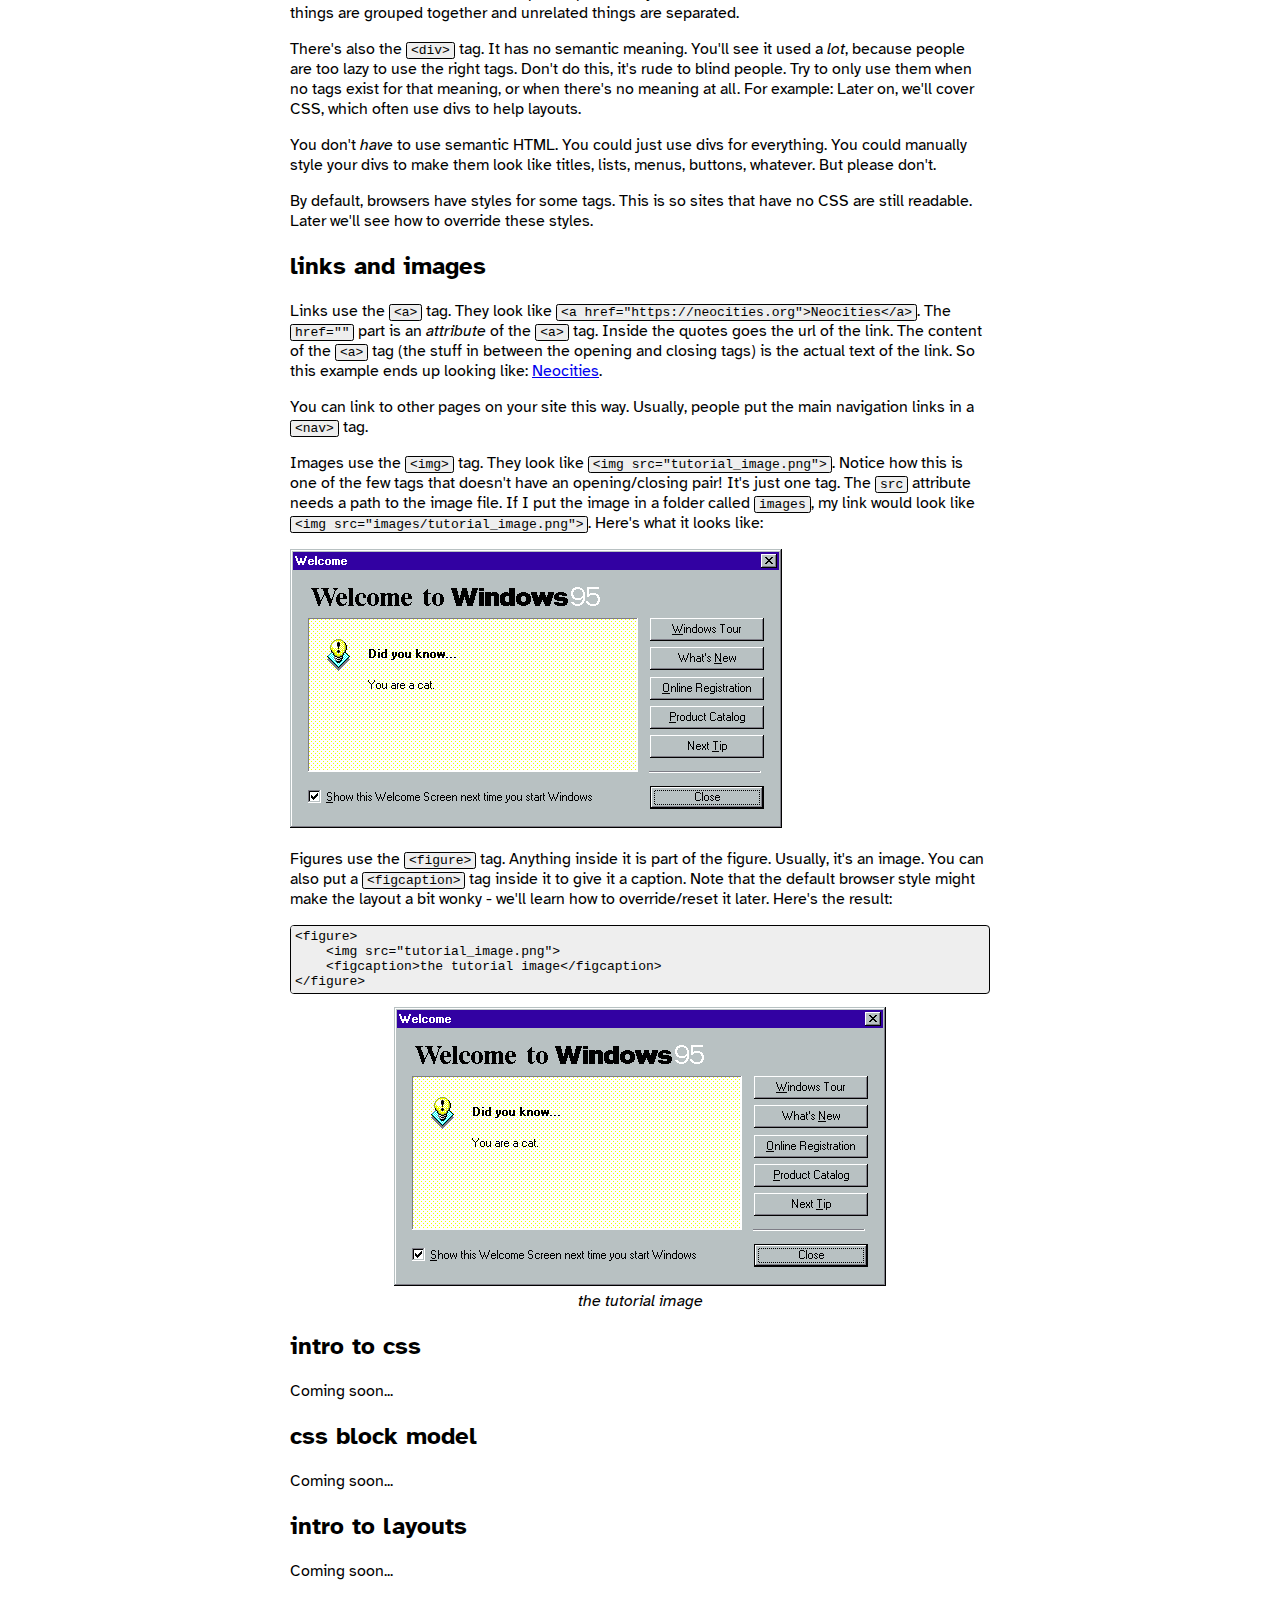
<file: tutorial.html>
<!DOCTYPE html>
<html lang="en">
    <head>
        <meta charset="UTF-8">
        <meta http-equiv="X-UA-Compatible" content="IE=edge">
        <meta name="viewport" content="width=device-width, initial-scale=1.0">
        
        <title>Making a Website</title>

        <link href="https://fonts.googleapis.com/css2?family=Atkinson+Hyperlegible:ital,wght@0,400;0,700;1,400;1,700&display=swap" rel="stylesheet"> 

        <style>
            body {
                font-family: 'Atkinson Hyperlegible', sans-serif;
            }

            header {
                max-width: 70ch;
                margin: 0 auto;
            }

            main {
                max-width: 70ch;
                margin: 0 auto;
            }

            footer {
                max-width: 70ch;
                margin: 0 auto;
            }

            pre {
                background-color: #EEE;
                border: 1px solid;
                border-radius: 0.5ch;

                white-space: pre-wrap;
            }
            pre code {
                border: none;
                padding: 0.5ch;
            }

            code {
                background-color: #EEE;
                border: 1px solid;
                border-radius: 0.3ch;
                display: inline-block;
                padding: 0 0.5ch;
            }

            figure {
                width: min-content; /* hacky! i'll fix this eventually */
                margin: 0 auto;
                padding: 0;
            }
            figcaption {
                text-align: center;
                font-style: italic;
            }
        </style>
    </head>
    <body>
        <header>
            <nav>
                <ul>
                    <li><a href="index.html">home</a></li>
                    <li><a href="about.html">about</a></li>
                    <li><a href="media.html">media</a></li>
                    <li><a href="links.html">links</a></li>
                </ul>
            </nav>
        </header>

        <main>
            <h1>website tutorial.</h1>

            <section>
                <h2>table of contents</h2>

                <ol>
                    <li><a href="#1">intro</a></li>
                    <li><a href="#2">your first site</a></li>
                    <li><a href="#2">semantics and content</a></li>
                    <li><a href="#2">links and images</a></li>
                </ol>
            </section>

            <section>
                <h2 id="1">intro</h2>

                <p>
                    This page is my attempt at a tutorial for absolute beginners. I've tried to make it as simple and accessible as possible.
                </p>
            </section>

            <section>
                <h2 id="2">your first site</h2>

                <p>
                    Lets make a website!
                </p>

                <p>
                    Websites usually have 3 parts:
                    <ul>
                        <li>HTML &mdash; This is where the words and pictures go.</li>
                        <li>CSS &mdash; This is where the styles and colors go.</li>
                        <li>Javascript &mdash; Lets you run code on people's browsers, which means you can do all sorts of fancy stuff.</li>
                    </ul>
                    For now, we'll just focus on HTML. Learn the basics before trying fancy stuff.
                </p>

                <p>
                    First, we need somewhere to write our HTML. Make a text file called <code>index.html</code> and paste the following code into it.
                </p>

<pre><code>&lt;!DOCTYPE html&gt;
&lt;html&gt;
    &lt;head&gt;
        &lt;title&gt;This is the title of my website.&lt;/title&gt;
    &lt;/head&gt;
    &lt;body&gt;
        &lt;p&gt;This is the content of my website.&lt;/p&gt;
    &lt;/body&gt;
&lt;/html&gt;
</code></pre>

                <p>
                    Notice the indentation. You don't have to indent your code &mdash; HTML doesn't care. But I <em>highly</em> recommend it. If you don't, your code will look like a mess. It will get harder and harder to read as you add more stuff.
                </p>

                <p>
                    In HTML, anything surrounded by angle brackets is a "tag". Like <code>&lt;this&gt;</code>. Tags almost always come in pairs. The first one is the "opening tag". The second one is a closing tag, which has a slash (/) in it, like <code>&lt;/this&gt;</code>. When you put them together, you get <code>&lt;this&gt;&lt;/this&gt;</code>.
                </p>

                <p>
                    Stuff can go between the opening and closing tags. For example: <code>&lt;p&gt;This is a paragraph.&lt;/p&gt;</code>.
                </p>

                <p>
                    Different tags have different meanings, and do different things. You don't need to learn them all, you just need to know the common ones. Let's go through the ones in the code you just pasted:
                    <ul>
                        <li>
                            <code>&lt;!DOCTYPE html&gt;</code> &mdash; This one isn't actually a tag. Notice how it doesn't have a closing tag. It's just something you have to put at the top of every .html file. You're gonna have to get used to weird exceptions like this. It's a common thing across HTML, CSS, and Javascript. Yes, it sucks. No, it's not gonna get better any time soon.
                        </li>
                        <li>
                            <code>&lt;html&gt;</code> &mdash; Everything (except the above !DOCTYPE) goes inside of this. By inside, I mean between the opening and closing tags.
                        </li>
                        <li>
                            <code>&lt;head&gt;</code> &mdash; This is where meta-information about the .html file goes, like the title of your page, what fonts to load, and what CSS and Javascript files to load. For now, we'll be keeping things simple.
                        </li>
                        <li>
                            <code>&lt;title&gt;</code> &mdash; This is the name of the page.
                        </li>
                        <li>
                            <code>&lt;body&gt;</code> &mdash; This is where the actual content goes, like paragraphs and images.
                        </li>
                        <li>
                            <code>&lt;p&gt;</code> &mdash; This is a paragraph.
                        </li>
                    </ul>
                </p>

                <p>
                    You should be able to open the .html file in your browser. On Windows, you can right click <code>index.html</code>, click "Open with", and select your browser. If this doesn't work, You can put the file's absolute path in your browser's URL box. For example: <code>C:/Users/dawn/Documents/website/index.html</code>. You might need to replace backslashes (\) with forward-slashes (/) for that to work.
                </p>

                <p>
                    Whenever you make a change to the .html file, reload the page on your browser and it should update.
                </p>

                <p>
                    We're basically done! Go ahead and play around with it.
                    <ul>
                        <li>Try changing the page's title.</li>
                        <li>Try changing text in the paragraph.</li>
                        <li>Try adding new paragraphs.</li>
                        <li>Try putting a paragraph inside of a paragraph! It doesn't make much sense, but it should work.</li>
                        <li>Try removing a closing tag. It should still work, but your browser might get confused.</li>
                    </ul>
                </p>
            </section>

            <section>
                <h2 id="3">semantics and content</h2>

                <p>
                    HTML is supposed to be accessible. Blind people use the internet too! They use something called a "screen reader". It's a program that looks at the HTML of your site and tries to verbally explain what is going on to the user. But websites are confusing - how does the screen reader tell what the different parts are? This is where semantics come in.
                </p>

                <p>
                    "Semantic HTML" just means using the right tags for each type of content. If you have a header, it should go in a <code>&lt;header&gt;</code> tag. If you have a footer, it should go in a <code>&lt;header&gt;</code> tag. If you have a section, put it in a <code>&lt;section&gt;</code> tag.
                </p>

                <p>
                    Here are some tags and their semantics:
                    <ul>
                        <li><code>&lt;p&gt;</code> &mdash; This is a paragraph.</li>
                        <li><code>&lt;h1&gt;</code> &mdash; This is a title.</li>
                        <li><code>&lt;h2&gt;</code> &mdash; This is a subtitle.</li>
                        <li><code>&lt;h3&gt;</code> &mdash; This is a sub-subtitle. There's also <code>&lt;h4&gt;</code>, <code>&lt;h5&gt;</code>, and <code>&lt;h6&gt;</code>. You get the idea.</li>
                        <li><code>&lt;header&gt;</code> &mdash; This is for introductory content: navigation links, the title, your logo, etc.</li>
                        <li><code>&lt;main&gt;</code> &mdash; This is for the main content of your page. Everything you're reading right now is inside it.</li>
                        <li><code>&lt;footer&gt;</code> &mdash; This is usually for copyright info.</li>
                        <li><code>&lt;nav&gt;</code> &mdash; This is for navigation links. Usually, it's inside the <code>&lt;header&gt;</code>.</li>
                        <li><code>&lt;ul&gt;</code> &mdash; This is for an unordered list, like the one you're looking at right now.</li>
                        <li><code>&lt;ol&gt;</code> &mdash; This is for an ordered list, which usually has numbers instead of bullet points.</li>
                        <li><code>&lt;li&gt;</code> &mdash; This is an item inside a list. Usually, there are multiple of these inside a <code>&lt;ul&gt;</code> or <code>&lt;ol&gt;</code>. Each bullet point in this list is one of these.</li>
                        <li><code>&lt;section&gt;</code> &mdash; This is section. Each chapter of this guide is in one of these.</li>
                        <li><code>&lt;article&gt;</code> &mdash; Similar to <code>&lt;section&gt;</code>, but specifically for articles.</li>
                    </ul>
                </p>

                <p>
                    Here's a simplified version of this site:
                </p>
<pre><code>&lt;!DOCTYPE html&gt;
&lt;html&gt;
    &lt;head&gt;
        &lt;title&gt;Making a Website&lt;/title&gt;
    &lt;/head&gt;

    &lt;body&gt;
        &lt;header&gt;
            &lt;nav&gt;
                &lt;ul&gt;
                    &lt;li&gt;&lt;a href="index.html"&gt;home&lt;/a&gt;&lt;/li&gt;
                    &lt;li&gt;&lt;a href="about.html"&gt;about&lt;/a&gt;&lt;/li&gt;
                    &lt;li&gt;&lt;a href="media.html"&gt;media&lt;/a&gt;&lt;/li&gt;
                    &lt;li&gt;&lt;a href="links.html"&gt;links&lt;/a&gt;&lt;/li&gt;
                &lt;/ul&gt;
            &lt;/nav&gt;
        &lt;/header&gt;

        &lt;main&gt;
            &lt;h1&gt;website tutorial.&lt;/h1&gt;

            &lt;section&gt;
                &lt;h2&gt;table of contents&lt;/h2&gt;
                &lt;ul&gt;
                    &lt;li&gt;intro&lt;/li&gt;
                    &lt;li&gt;your first site&lt;/li&gt;
                &lt;/ul&gt;
            &lt;/section&gt;
            
            &lt;section&gt;
                &lt;h2&gt;intro&lt;/h2&gt;
                &lt;p&gt;blah blah blah&lt;/p&gt;
                &lt;p&gt;blah blah blah&lt;/p&gt;
                &lt;p&gt;blah blah blah&lt;/p&gt;
            &lt;/section&gt;
            
            &lt;section&gt;
                &lt;h2&gt;your first site&lt;/h2&gt;
                &lt;p&gt;blah blah blah&lt;/p&gt;
                &lt;p&gt;blah blah blah&lt;/p&gt;
                &lt;p&gt;blah blah blah&lt;/p&gt;
            &lt;/section&gt;
        &lt;/main&gt;

        &lt;footer&gt;
            copyright 2022 your mom
        &lt;/footer&gt;
    &lt;/body&gt;
&lt;/html&gt;
</code></pre>

                <p>
                    The semantic definitions for these tags are not super exact, so sometimes it's not clear which tag you should use or where you should put something. That's fine. Just try your best, it doesn't have to be perfect.
                </p>

                <p>
                    Notice how I use blank lines to separate parts of my code. Your code will be easier to read if related things are grouped together and unrelated things are separated.
                </p>

                <p>
                    There's also the <code>&lt;div&gt;</code> tag. It has no semantic meaning. You'll see it used a <em>lot</em>, because people are too lazy to use the right tags. Don't do this, it's rude to blind people. Try to only use them when no tags exist for that meaning, or when there's no meaning at all. For example: Later on, we'll cover CSS, which often use divs to help layouts.
                </p>

                <p>
                    You don't <em>have</em> to use semantic HTML. You could just use divs for everything. You could manually style your divs to make them look like titles, lists, menus, buttons, whatever. But please don't.
                </p>

                <p>
                    By default, browsers have styles for some tags. This is so sites that have no CSS are still readable. Later we'll see how to override these styles.
                </p>
            </section>

            <section>
                <h2 id="4">links and images</h2>

                <p>
                    Links use the <code>&lt;a&gt;</code> tag. They look like <code>&lt;a href="https://neocities.org"&gt;Neocities&lt;/a&gt;</code>. The <code>href=""</code> part is an <em>attribute</em> of the <code>&lt;a&gt;</code> tag. Inside the quotes goes the url of the link. The content of the <code>&lt;a&gt;</code> tag (the stuff in between the opening and closing tags) is the actual text of the link. So this example ends up looking like: <a href="https://neocities.org">Neocities</a>.
                </p>

                <p>
                    You can link to other pages on your site this way. Usually, people put the main navigation links in a <code>&lt;nav&gt;</code> tag.
                </p>

                <p>
                    Images use the <code>&lt;img&gt;</code> tag. They look like <code>&lt;img src="tutorial_image.png"&gt;</code>. Notice how this is one of the few tags that doesn't have an opening/closing pair! It's just one tag. The <code>src</code> attribute needs a path to the image file. If I put the image in a folder called <code>images</code>, my link would look like <code>&lt;img src="images/tutorial_image.png"&gt;</code>. Here's what it looks like:
                </p>
                <img src="tutorial_image.png">

                <p>
                    Figures use the <code>&lt;figure&gt;</code> tag. Anything inside it is part of the figure. Usually, it's an image. You can also put a <code>&lt;figcaption&gt;</code> tag inside it to give it a caption. Note that the default browser style might make the layout a bit wonky - we'll learn how to override/reset it later. Here's the result:
                </p>
<pre><code>&lt;figure&gt;
    &lt;img src="tutorial_image.png"&gt;
    &lt;figcaption&gt;the tutorial image&lt;/figcaption&gt;
&lt;/figure&gt;
</code></pre>
                <figure>
                    <img src="tutorial_image.png">
                    <figcaption>the tutorial image</figcaption>
                </figure>

            </section>

            <section>
                <h2 id="5">intro to css</h2>

                <p>
                    Coming soon...
                </p>
            </section>

            <section>
                <h2 id="6">css block model</h2>

                <p>
                    Coming soon...
                </p>
            </section>

            <section>
                <h2 id="7">intro to layouts</h2>

                <p>
                    Coming soon...
                </p>
            </section>
        </main>

        <footer>
            &copy; 2022 your mom
        </footer>
    </body>
</html>
</file>
<file: theme.css>
@import url('https://fonts.googleapis.com/css2?family=EB+Garamond:ital,wght@0,400;0,700;1,400;1,700&display=swap');

html {
    --fg: black;
    --bg: #F4EFEC;
    --accent: crimson;
}

html.dark-theme {
    --fg: #a6a28c;
    --bg: #20201d;
    --accent: #60ac39;
}

button.theme-toggle {
    border: none;
    background-color: transparent;
    cursor: pointer;
    position: fixed;
    bottom: 1em;
    right: 1em;
}

html {
    color: var(--fg);
    /* background-color: white; */
    background-color: var(--bg);
    
    /* font-family: 'Lato', 'Open Sans', 'Consolas', sans-serif; */
    font-family: 'EB Garamond', 'Garamond', 'Playfair Display', serif;
}

body {
    display: flex;
    flex-flow: row-reverse nowrap;
}

a {
    color: inherit;
    /* text-decoration: none; */
    text-decoration: underline;
}
a:hover {
    color: var(--accent);
    text-decoration: underline;
}

img {
    max-width: 100%;
    margin: 0 auto;
}

video {
    max-width: 100%;
    margin: 0 auto;
}

ul, ol {
    list-style-position: inside;
    /* margin-left: 1em; */
}
ul {
    list-style-type: "- ";
}
ol {
    list-style-type: decimal;
}
ul ul, ul ol, ol ol, ol ul {
    padding-left: 1em;
}

details summary {
    cursor: pointer;
    user-select: none;
}
details summary:hover {
    text-decoration: underline;
}

figure {
    margin-bottom: 1em;
}
figure figcaption {
    text-align: center;
    font-style: italic;
}

pre {
    font-family: monospace;
    line-height: 1;
}

header {
    flex: 1 100;
    writing-mode: vertical-lr;

    padding: 1em;
}

nav {
    display: block;
}
nav ul {
    list-style-type: none;
    padding: 0;
    display: block;
}
nav ul li {
    display: inline-block;
    margin: 0 0 1ch 0;
}
nav ul li a {
    text-decoration: none;
}
nav ul li a:hover {
    text-decoration: underline;
}

main {
    flex: 1 1 50%;
    max-width: 52ch;
    margin-bottom: 4em;
}

h1, h2, h3, h4, h5, h6 {
    font-family: 'EB Garamond', 'Garamond', 'Playfair Display', serif;
}
h1 {
    color: var(--accent);

    font-size: 3em;
}
h2 {
    color: var(--accent);

    font-size: 2em;

    margin: 1em 0 0 0;
}

p {
    text-align: justify;
    margin-bottom: 1em;
}

footer {
    flex: 1 100;
    writing-mode: vertical-rl;

    /* outline: 1px solid blue; */
    
    padding: 1em;
}

code {
    font-family: monospace;
    border: 1px solid var(--fg);
    padding-left: 0.5ch;
    padding-right: 0.5ch;
}

#secret:not(:target) .secret {
    display: none;
}

em {
    font-style: italic;
}
</file>
